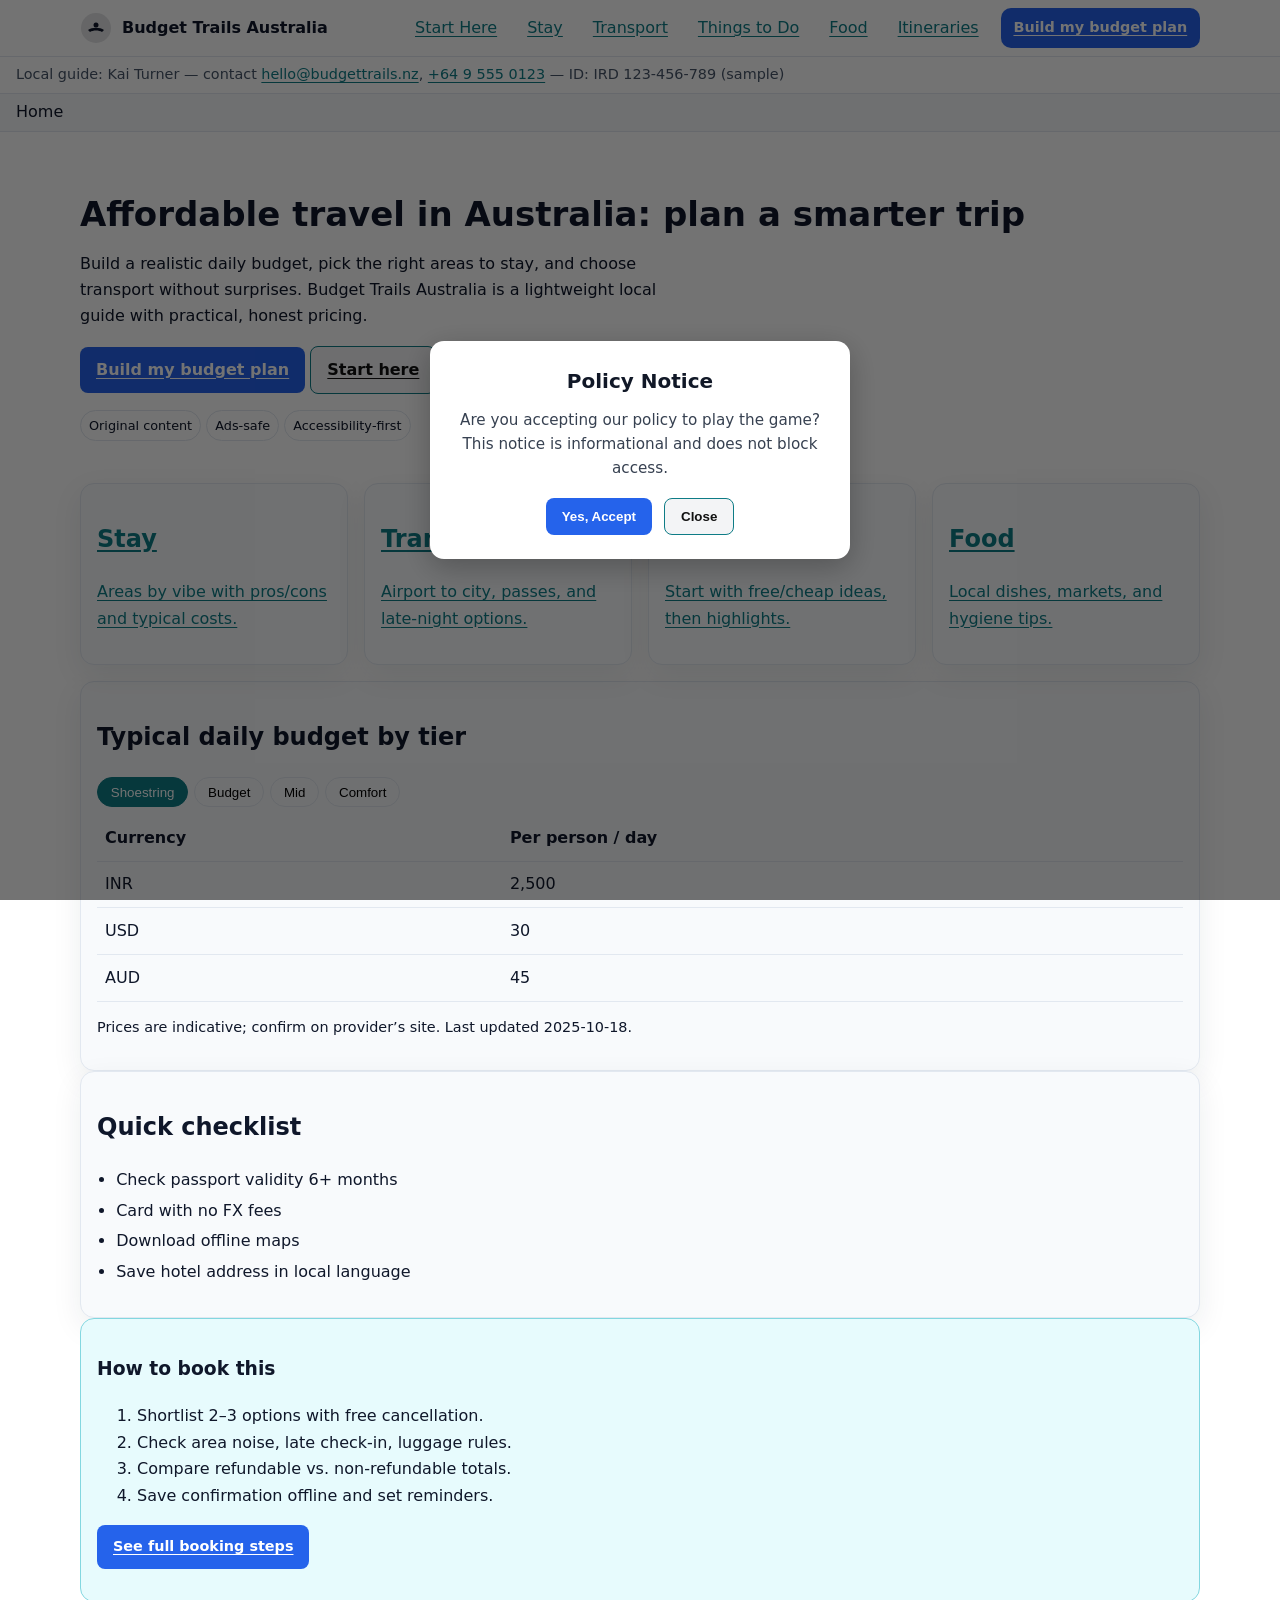
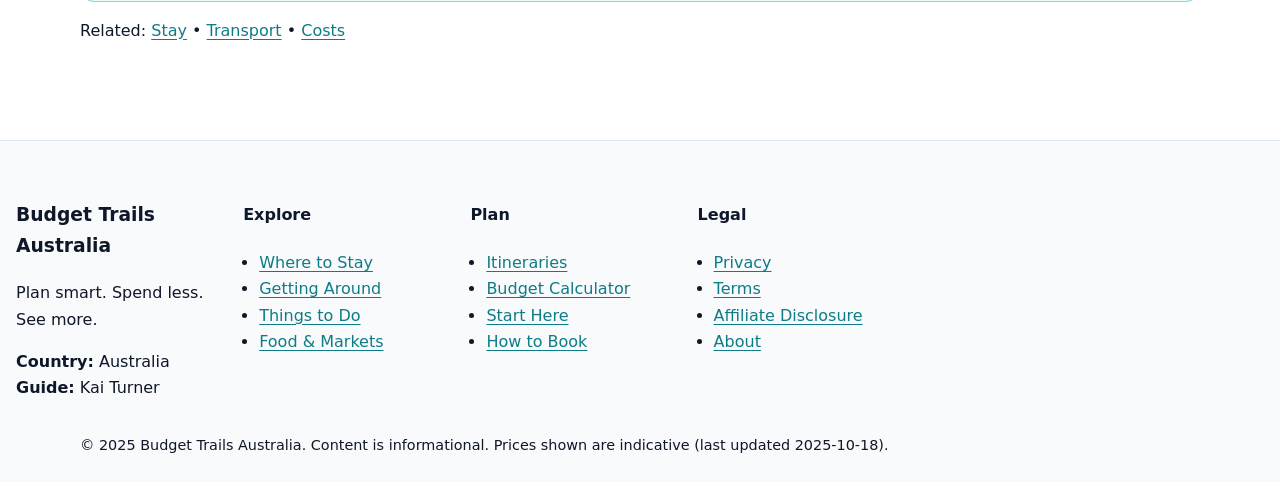
<file: index.html>
<!DOCTYPE html>
<html lang="en">
<head>
<meta charset="utf-8">
<meta name="viewport" content="width=device-width, initial-scale=1">
<title>Budget Trails Australia — local budget guide for Australia</title>
<meta name="description" content="Budget Trails Australia: practical, original tips to plan an affordable trip in Australia.">
<link rel="preload" href="assets/styles.css" as="style">
<link rel="stylesheet" href="assets/styles.css">
<link rel="stylesheet" href="assets/popup.css">
<script src="assets/popup.js" defer></script>
<script>
  document.addEventListener('DOMContentLoaded', () => {
    PopupIndex(); // only for index.html
  });
</script>
<script defer src="assets/site.js"></script>
<meta name="theme-color" content="#0e7c86">
</head>
<body>
<a class="skip-link" href="#main">Skip to content</a>
<header class="site-header" role="banner">
  <div class="container row between center">
    <a class="brand" href="index.html">
      <svg class="logo" viewBox="0 0 64 64" aria-hidden="true">
        <circle cx="32" cy="32" r="30" fill="currentColor" opacity=".12"/>
        <path d="M16 36c8-6 24-6 32 0l-4 4c-6-4-18-4-24 0l-4-4z" fill="currentColor"/>
        <circle cx="32" cy="26" r="5" fill="currentColor"/>
      </svg>
      <span class="brand-text">Budget Trails Australia</span>
    </a>
    <nav class="site-nav" aria-label="Primary">
      <button class="nav-toggle" aria-expanded="false" aria-controls="nav-list">Menu</button>
      <ul id="nav-list">
        <li><a href="start-here.html">Start Here</a></li>
        <li><a href="stay.html">Stay</a></li>
        <li><a href="transport.html">Transport</a></li>
        <li><a href="things-to-do.html">Things to Do</a></li>
        <li><a href="food.html">Food</a></li>
        <li><a href="itineraries.html">Itineraries</a></li>
        <li><a href="costs.html" class="btn small">Build my budget plan</a></li>
      </ul>
    </nav>
  </div>
  <div class="contact-meta" role="note">
    Local guide: Kai Turner — contact <a href="mailto:hello@budgettrails.nz">hello@budgettrails.nz</a>, <a href="tel:+64 9 555 0123">+64 9 555 0123</a> — ID: IRD 123-456-789 (sample)
  </div>
</header>
<nav class="breadcrumb" aria-label="Breadcrumb"><ol><li aria-current="page">Home</li></ol></nav>
<main id="main" class="container">

<section class="hero reveal">
  <h1>Affordable travel in Australia: plan a smarter trip</h1>
  <p>Build a realistic daily budget, pick the right areas to stay, and choose transport without surprises. Budget Trails Australia is a lightweight local guide with practical, honest pricing.</p>
  <p><a class="btn" href="costs.html">Build my budget plan</a> <a class="btn ghost" href="start-here.html">Start here</a></p>
  <div class="trust">
    <span class="badge">Original content</span>
    <span class="badge">Ads‑safe</span>
    <span class="badge">Accessibility‑first</span>
  </div>
</section>
<section class="grid two reveal">
  <a class="card" href="stay.html"><h2>Stay</h2><p>Areas by vibe with pros/cons and typical costs.</p></a>
  <a class="card" href="transport.html"><h2>Transport</h2><p>Airport to city, passes, and late‑night options.</p></a>
  <a class="card" href="things-to-do.html"><h2>Things to Do</h2><p>Start with free/cheap ideas, then highlights.</p></a>
  <a class="card" href="food.html"><h2>Food</h2><p>Local dishes, markets, and hygiene tips.</p></a>
</section>

<section class="card">
  <h2>Typical daily budget by tier</h2>
  <div class="tabs" role="tablist" aria-label="Budget tiers">
    <button role="tab" aria-selected="true" aria-controls="tab-ss" id="tabbtn-ss">Shoestring</button>
    <button role="tab" aria-selected="false" aria-controls="tab-bu" id="tabbtn-bu">Budget</button>
    <button role="tab" aria-selected="false" aria-controls="tab-mi" id="tabbtn-mi">Mid</button>
    <button role="tab" aria-selected="false" aria-controls="tab-co" id="tabbtn-co">Comfort</button>
  </div>
  <div id="tab-ss" role="tabpanel" aria-labelledby="tabbtn-ss">
    <table class="striped">
      <thead><tr><th>Currency</th><th>Per person / day</th></tr></thead>
      <tbody>
        <tr><td>INR</td><td data-bind="tier.Shoestring.inr">2,500</td></tr>
        <tr><td>USD</td><td data-bind="tier.Shoestring.usd">30</td></tr>
        <tr><td>AUD</td><td data-bind="tier.Shoestring.local">45</td></tr>
      </tbody>
    </table>
  </div>
  <div id="tab-bu" role="tabpanel" aria-labelledby="tabbtn-bu" hidden>
    <table class="striped"><thead><tr><th>Currency</th><th>Per person / day</th></tr></thead>
      <tbody>
        <tr><td>INR</td><td data-bind="tier.Budget.inr">4,500</td></tr>
        <tr><td>USD</td><td data-bind="tier.Budget.usd">55</td></tr>
        <tr><td>AUD</td><td data-bind="tier.Budget.local">80</td></tr>
      </tbody>
    </table>
  </div>
  <div id="tab-mi" role="tabpanel" aria-labelledby="tabbtn-mi" hidden>
    <table class="striped"><thead><tr><th>Currency</th><th>Per person / day</th></tr></thead>
      <tbody>
        <tr><td>INR</td><td data-bind="tier.Mid.inr">9,000</td></tr>
        <tr><td>USD</td><td data-bind="tier.Mid.usd">110</td></tr>
        <tr><td>AUD</td><td data-bind="tier.Mid.local">160</td></tr>
      </tbody>
    </table>
  </div>
  <div id="tab-co" role="tabpanel" aria-labelledby="tabbtn-co" hidden>
    <table class="striped"><thead><tr><th>Currency</th><th>Per person / day</th></tr></thead>
      <tbody>
        <tr><td>INR</td><td data-bind="tier.Comfort.inr">17,000</td></tr>
        <tr><td>USD</td><td data-bind="tier.Comfort.usd">210</td></tr>
        <tr><td>AUD</td><td data-bind="tier.Comfort.local">300</td></tr>
      </tbody>
    </table>
  </div>
  <p class="small">Prices are indicative; confirm on provider’s site. Last updated <span data-bind="last_updated">2025-10-18</span>.</p>
</section>


<section class="card">
  <h2>Quick checklist</h2>
  <ul class="checklist"><li>Check passport validity 6+ months</li><li>Card with no FX fees</li><li>Download offline maps</li><li>Save hotel address in local language</li></ul>
</section>


<section class="notice info">
  <h3>How to book this</h3>
  <ol class="compact">
    <li>Shortlist 2–3 options with free cancellation.</li>
    <li>Check area noise, late check-in, luggage rules.</li>
    <li>Compare refundable vs. non-refundable totals.</li>
    <li>Save confirmation offline and set reminders.</li>
  </ol>
  <p><a class="btn small" href="how-to-book.html">See full booking steps</a></p>
</section>


<p class="related">Related: <a href="stay.html">Stay</a> • <a href="transport.html">Transport</a> • <a href="costs.html">Costs</a></p>


</main>
<footer class="site-footer" role="contentinfo">
  <div class="container grid four">
    <section>
      <h3>Budget Trails Australia</h3>
      <p class="tagline">Plan smart. Spend less. See more.</p>
      <p><strong>Country:</strong> Australia<br>
      <strong>Guide:</strong> Kai Turner</p>
    </section>
    <section>
      <h4>Explore</h4>
      <ul class="list">
        <li><a href="stay.html">Where to Stay</a></li>
        <li><a href="transport.html">Getting Around</a></li>
        <li><a href="things-to-do.html">Things to Do</a></li>
        <li><a href="food.html">Food & Markets</a></li>
      </ul>
    </section>
    <section>
      <h4>Plan</h4>
      <ul class="list">
        <li><a href="itineraries.html">Itineraries</a></li>
        <li><a href="costs.html">Budget Calculator</a></li>
        <li><a href="start-here.html">Start Here</a></li>
        <li><a href="how-to-book.html">How to Book</a></li>
      </ul>
    </section>
    <section>
      <h4>Legal</h4>
      <ul class="list">
        <li><a href="privacy.html">Privacy</a></li>
        <li><a href="terms.html">Terms</a></li>
        <li><a href="affiliate-disclosure.html">Affiliate Disclosure</a></li>
        <li><a href="about.html">About</a></li>
      </ul>
    </section>
  </div>
  <div class="container small">© 2025 Budget Trails Australia. Content is informational. Prices shown are indicative (last updated 2025-10-18).</div>
</footer>
</body>
</html>
</file>
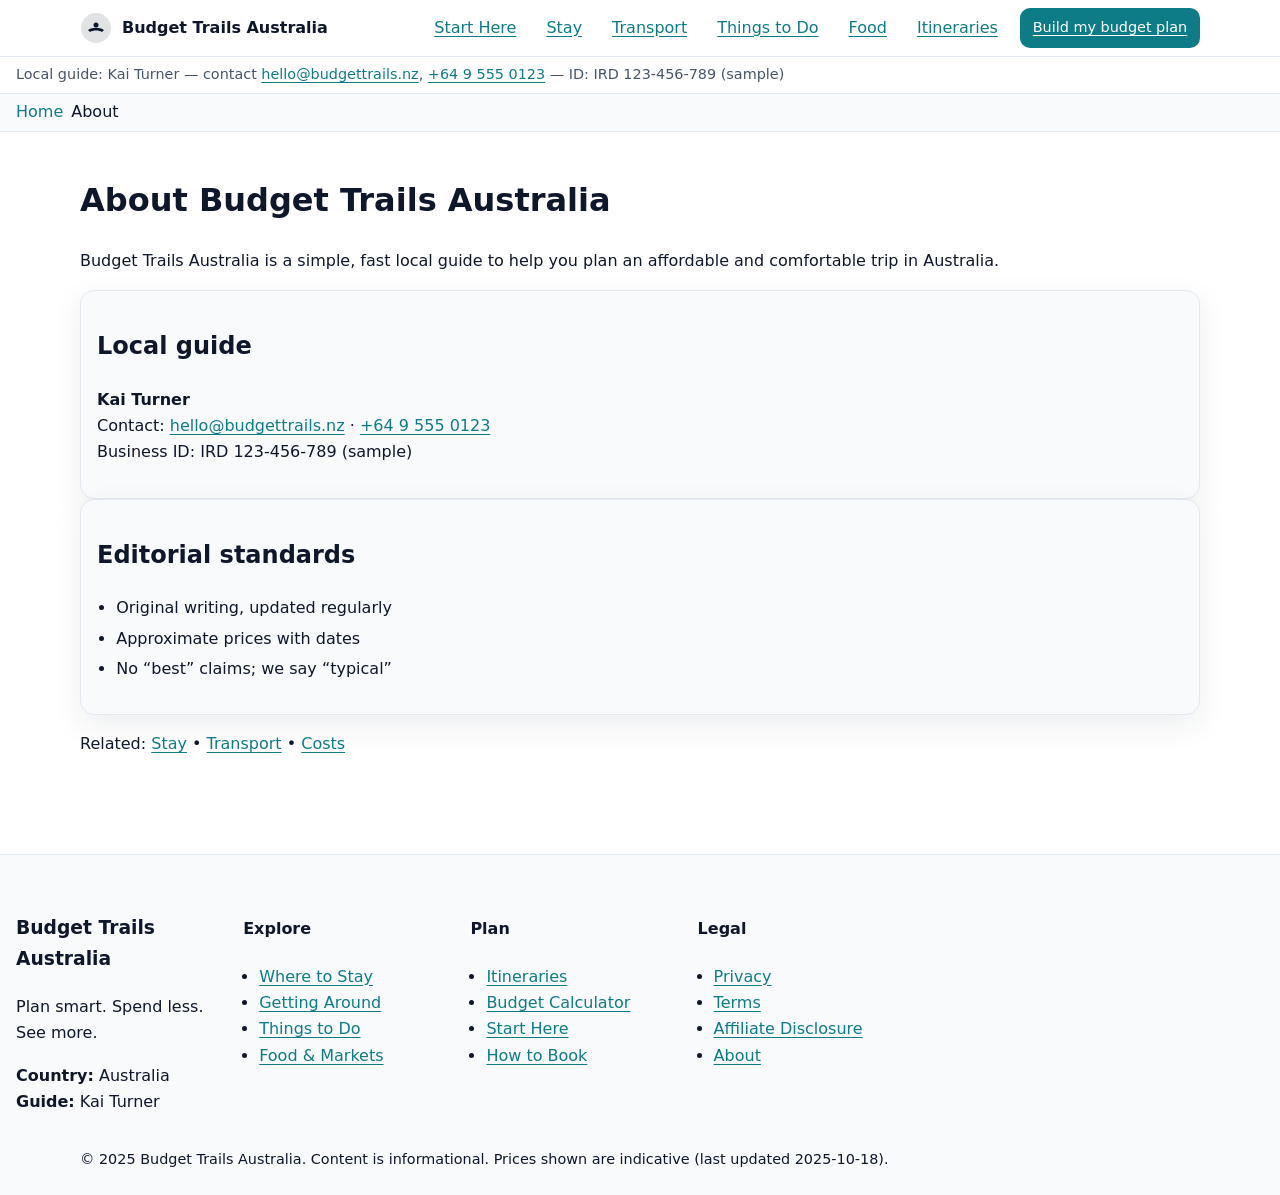
<file: about.html>
<!DOCTYPE html>
<html lang="en">
<head>
<meta charset="utf-8">
<meta name="viewport" content="width=device-width, initial-scale=1">
<title>About — Budget Trails Australia</title>
<meta name="description" content="Who we are, how to contact us, and our editorial approach.">
<link rel="preload" href="assets/styles.css" as="style">
<link rel="stylesheet" href="assets/styles.css">
<script defer src="assets/site.js"></script>
<meta name="theme-color" content="#0e7c86">
</head>
<body>
<a class="skip-link" href="#main">Skip to content</a>
<header class="site-header" role="banner">
  <div class="container row between center">
    <a class="brand" href="index.html">
      <svg class="logo" viewBox="0 0 64 64" aria-hidden="true">
        <circle cx="32" cy="32" r="30" fill="currentColor" opacity=".12"/>
        <path d="M16 36c8-6 24-6 32 0l-4 4c-6-4-18-4-24 0l-4-4z" fill="currentColor"/>
        <circle cx="32" cy="26" r="5" fill="currentColor"/>
      </svg>
      <span class="brand-text">Budget Trails Australia</span>
    </a>
    <nav class="site-nav" aria-label="Primary">
      <button class="nav-toggle" aria-expanded="false" aria-controls="nav-list">Menu</button>
      <ul id="nav-list">
        <li><a href="start-here.html">Start Here</a></li>
        <li><a href="stay.html">Stay</a></li>
        <li><a href="transport.html">Transport</a></li>
        <li><a href="things-to-do.html">Things to Do</a></li>
        <li><a href="food.html">Food</a></li>
        <li><a href="itineraries.html">Itineraries</a></li>
        <li><a href="costs.html" class="btn small">Build my budget plan</a></li>
      </ul>
    </nav>
  </div>
  <div class="contact-meta" role="note">
    Local guide: Kai Turner — contact <a href="mailto:hello@budgettrails.nz">hello@budgettrails.nz</a>, <a href="tel:+64 9 555 0123">+64 9 555 0123</a> — ID: IRD 123-456-789 (sample)
  </div>
</header>
<nav class="breadcrumb" aria-label="Breadcrumb"><ol><li><a href="index.html">Home</a></li><li aria-current="page">About</li></ol></nav>
<main id="main" class="container">

<h1>About Budget Trails Australia</h1>
<p>Budget Trails Australia is a simple, fast local guide to help you plan an affordable and comfortable trip in Australia.</p>
<section class="card">
  <h2>Local guide</h2>
  <p><strong>Kai Turner</strong><br>
  Contact: <a href="mailto:hello@budgettrails.nz">hello@budgettrails.nz</a> · <a href="tel:+64 9 555 0123">+64 9 555 0123</a><br>
  Business ID: IRD 123-456-789 (sample)</p>
</section>
<section class="card">
  <h2>Editorial standards</h2>
  <ul class="checklist">
    <li>Original writing, updated regularly</li>
    <li>Approximate prices with dates</li>
    <li>No “best” claims; we say “typical”</li>
  </ul>
</section>

<p class="related">Related: <a href="stay.html">Stay</a> • <a href="transport.html">Transport</a> • <a href="costs.html">Costs</a></p>


</main>
<footer class="site-footer" role="contentinfo">
  <div class="container grid four">
    <section>
      <h3>Budget Trails Australia</h3>
      <p class="tagline">Plan smart. Spend less. See more.</p>
      <p><strong>Country:</strong> Australia<br>
      <strong>Guide:</strong> Kai Turner</p>
    </section>
    <section>
      <h4>Explore</h4>
      <ul class="list">
        <li><a href="stay.html">Where to Stay</a></li>
        <li><a href="transport.html">Getting Around</a></li>
        <li><a href="things-to-do.html">Things to Do</a></li>
        <li><a href="food.html">Food & Markets</a></li>
      </ul>
    </section>
    <section>
      <h4>Plan</h4>
      <ul class="list">
        <li><a href="itineraries.html">Itineraries</a></li>
        <li><a href="costs.html">Budget Calculator</a></li>
        <li><a href="start-here.html">Start Here</a></li>
        <li><a href="how-to-book.html">How to Book</a></li>
      </ul>
    </section>
    <section>
      <h4>Legal</h4>
      <ul class="list">
        <li><a href="privacy.html">Privacy</a></li>
        <li><a href="terms.html">Terms</a></li>
        <li><a href="affiliate-disclosure.html">Affiliate Disclosure</a></li>
        <li><a href="about.html">About</a></li>
      </ul>
    </section>
  </div>
  <div class="container small">© 2025 Budget Trails Australia. Content is informational. Prices shown are indicative (last updated 2025-10-18).</div>
</footer>
</body>
</html>
</file>
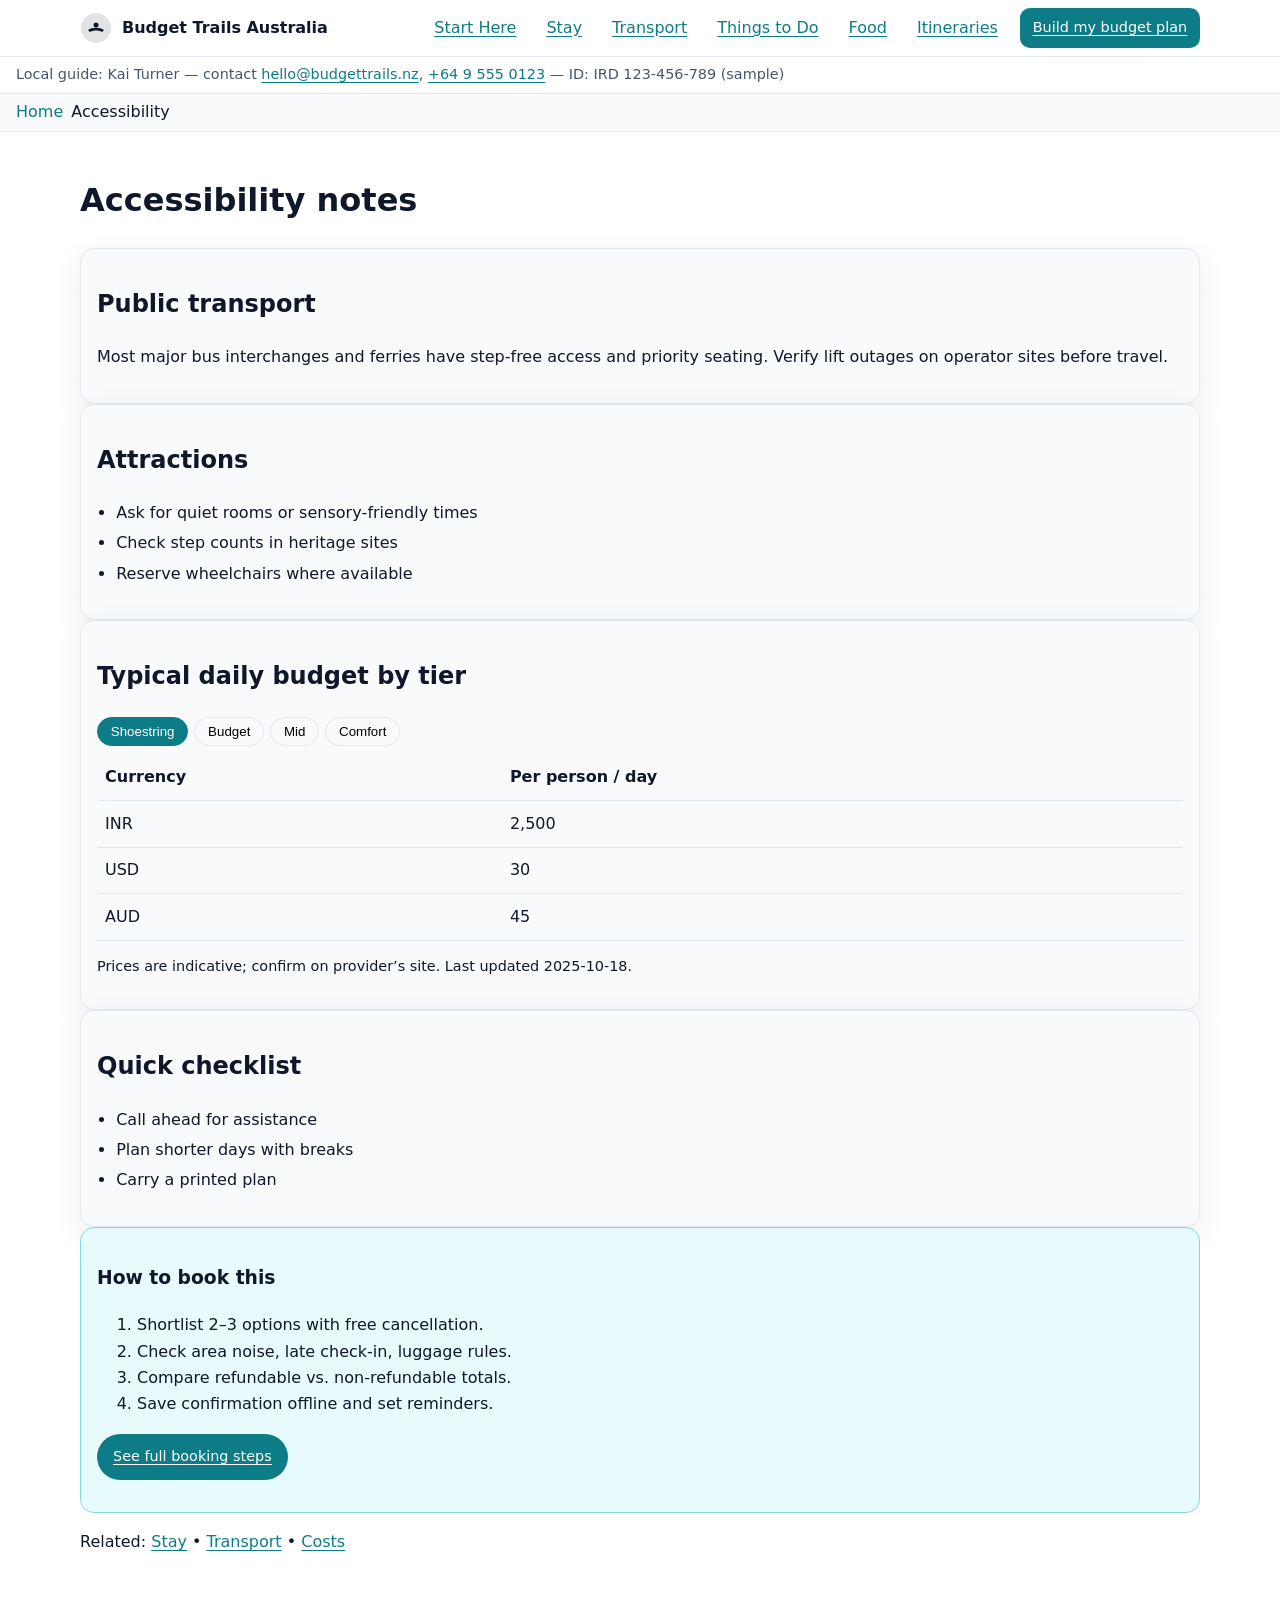
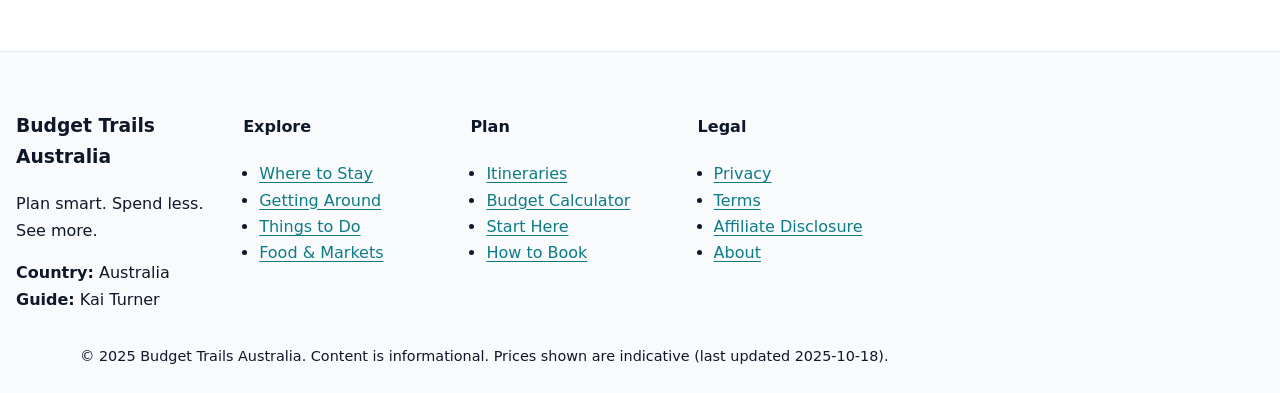
<file: accessibility.html>
<!DOCTYPE html>
<html lang="en">
<head>
<meta charset="utf-8">
<meta name="viewport" content="width=device-width, initial-scale=1">
<title>Accessibility — Budget Trails Australia</title>
<meta name="description" content="Transit access, step counts, and sensory notes for calmer travel.">
<link rel="preload" href="assets/styles.css" as="style">
<link rel="stylesheet" href="assets/styles.css">
<script defer src="assets/site.js"></script>
<meta name="theme-color" content="#0e7c86">
</head>
<body>
<a class="skip-link" href="#main">Skip to content</a>
<header class="site-header" role="banner">
  <div class="container row between center">
    <a class="brand" href="index.html">
      <svg class="logo" viewBox="0 0 64 64" aria-hidden="true">
        <circle cx="32" cy="32" r="30" fill="currentColor" opacity=".12"/>
        <path d="M16 36c8-6 24-6 32 0l-4 4c-6-4-18-4-24 0l-4-4z" fill="currentColor"/>
        <circle cx="32" cy="26" r="5" fill="currentColor"/>
      </svg>
      <span class="brand-text">Budget Trails Australia</span>
    </a>
    <nav class="site-nav" aria-label="Primary">
      <button class="nav-toggle" aria-expanded="false" aria-controls="nav-list">Menu</button>
      <ul id="nav-list">
        <li><a href="start-here.html">Start Here</a></li>
        <li><a href="stay.html">Stay</a></li>
        <li><a href="transport.html">Transport</a></li>
        <li><a href="things-to-do.html">Things to Do</a></li>
        <li><a href="food.html">Food</a></li>
        <li><a href="itineraries.html">Itineraries</a></li>
        <li><a href="costs.html" class="btn small">Build my budget plan</a></li>
      </ul>
    </nav>
  </div>
  <div class="contact-meta" role="note">
    Local guide: Kai Turner — contact <a href="mailto:hello@budgettrails.nz">hello@budgettrails.nz</a>, <a href="tel:+64 9 555 0123">+64 9 555 0123</a> — ID: IRD 123-456-789 (sample)
  </div>
</header>
<nav class="breadcrumb" aria-label="Breadcrumb"><ol><li><a href="index.html">Home</a></li><li aria-current="page">Accessibility</li></ol></nav>
<main id="main" class="container">

<h1>Accessibility notes</h1>
<section class="card">
  <h2>Public transport</h2>
  <p>Most major bus interchanges and ferries have step‑free access and priority seating. Verify lift outages on operator sites before travel.</p>
</section>
<section class="card">
  <h2>Attractions</h2>
  <ul class="checklist">
    <li>Ask for quiet rooms or sensory‑friendly times</li>
    <li>Check step counts in heritage sites</li>
    <li>Reserve wheelchairs where available</li>
  </ul>
</section>

<section class="card">
  <h2>Typical daily budget by tier</h2>
  <div class="tabs" role="tablist" aria-label="Budget tiers">
    <button role="tab" aria-selected="true" aria-controls="tab-ss" id="tabbtn-ss">Shoestring</button>
    <button role="tab" aria-selected="false" aria-controls="tab-bu" id="tabbtn-bu">Budget</button>
    <button role="tab" aria-selected="false" aria-controls="tab-mi" id="tabbtn-mi">Mid</button>
    <button role="tab" aria-selected="false" aria-controls="tab-co" id="tabbtn-co">Comfort</button>
  </div>
  <div id="tab-ss" role="tabpanel" aria-labelledby="tabbtn-ss">
    <table class="striped">
      <thead><tr><th>Currency</th><th>Per person / day</th></tr></thead>
      <tbody>
        <tr><td>INR</td><td data-bind="tier.Shoestring.inr">2,500</td></tr>
        <tr><td>USD</td><td data-bind="tier.Shoestring.usd">30</td></tr>
        <tr><td>AUD</td><td data-bind="tier.Shoestring.local">45</td></tr>
      </tbody>
    </table>
  </div>
  <div id="tab-bu" role="tabpanel" aria-labelledby="tabbtn-bu" hidden>
    <table class="striped"><thead><tr><th>Currency</th><th>Per person / day</th></tr></thead>
      <tbody>
        <tr><td>INR</td><td data-bind="tier.Budget.inr">4,500</td></tr>
        <tr><td>USD</td><td data-bind="tier.Budget.usd">55</td></tr>
        <tr><td>AUD</td><td data-bind="tier.Budget.local">80</td></tr>
      </tbody>
    </table>
  </div>
  <div id="tab-mi" role="tabpanel" aria-labelledby="tabbtn-mi" hidden>
    <table class="striped"><thead><tr><th>Currency</th><th>Per person / day</th></tr></thead>
      <tbody>
        <tr><td>INR</td><td data-bind="tier.Mid.inr">9,000</td></tr>
        <tr><td>USD</td><td data-bind="tier.Mid.usd">110</td></tr>
        <tr><td>AUD</td><td data-bind="tier.Mid.local">160</td></tr>
      </tbody>
    </table>
  </div>
  <div id="tab-co" role="tabpanel" aria-labelledby="tabbtn-co" hidden>
    <table class="striped"><thead><tr><th>Currency</th><th>Per person / day</th></tr></thead>
      <tbody>
        <tr><td>INR</td><td data-bind="tier.Comfort.inr">17,000</td></tr>
        <tr><td>USD</td><td data-bind="tier.Comfort.usd">210</td></tr>
        <tr><td>AUD</td><td data-bind="tier.Comfort.local">300</td></tr>
      </tbody>
    </table>
  </div>
  <p class="small">Prices are indicative; confirm on provider’s site. Last updated <span data-bind="last_updated">2025-10-18</span>.</p>
</section>


<section class="card">
  <h2>Quick checklist</h2>
  <ul class="checklist"><li>Call ahead for assistance</li><li>Plan shorter days with breaks</li><li>Carry a printed plan</li></ul>
</section>


<section class="notice info">
  <h3>How to book this</h3>
  <ol class="compact">
    <li>Shortlist 2–3 options with free cancellation.</li>
    <li>Check area noise, late check-in, luggage rules.</li>
    <li>Compare refundable vs. non-refundable totals.</li>
    <li>Save confirmation offline and set reminders.</li>
  </ol>
  <p><a class="btn small" href="how-to-book.html">See full booking steps</a></p>
</section>


<p class="related">Related: <a href="stay.html">Stay</a> • <a href="transport.html">Transport</a> • <a href="costs.html">Costs</a></p>


</main>
<footer class="site-footer" role="contentinfo">
  <div class="container grid four">
    <section>
      <h3>Budget Trails Australia</h3>
      <p class="tagline">Plan smart. Spend less. See more.</p>
      <p><strong>Country:</strong> Australia<br>
      <strong>Guide:</strong> Kai Turner</p>
    </section>
    <section>
      <h4>Explore</h4>
      <ul class="list">
        <li><a href="stay.html">Where to Stay</a></li>
        <li><a href="transport.html">Getting Around</a></li>
        <li><a href="things-to-do.html">Things to Do</a></li>
        <li><a href="food.html">Food & Markets</a></li>
      </ul>
    </section>
    <section>
      <h4>Plan</h4>
      <ul class="list">
        <li><a href="itineraries.html">Itineraries</a></li>
        <li><a href="costs.html">Budget Calculator</a></li>
        <li><a href="start-here.html">Start Here</a></li>
        <li><a href="how-to-book.html">How to Book</a></li>
      </ul>
    </section>
    <section>
      <h4>Legal</h4>
      <ul class="list">
        <li><a href="privacy.html">Privacy</a></li>
        <li><a href="terms.html">Terms</a></li>
        <li><a href="affiliate-disclosure.html">Affiliate Disclosure</a></li>
        <li><a href="about.html">About</a></li>
      </ul>
    </section>
  </div>
  <div class="container small">© 2025 Budget Trails Australia. Content is informational. Prices shown are indicative (last updated 2025-10-18).</div>
</footer>
</body>
</html>
</file>
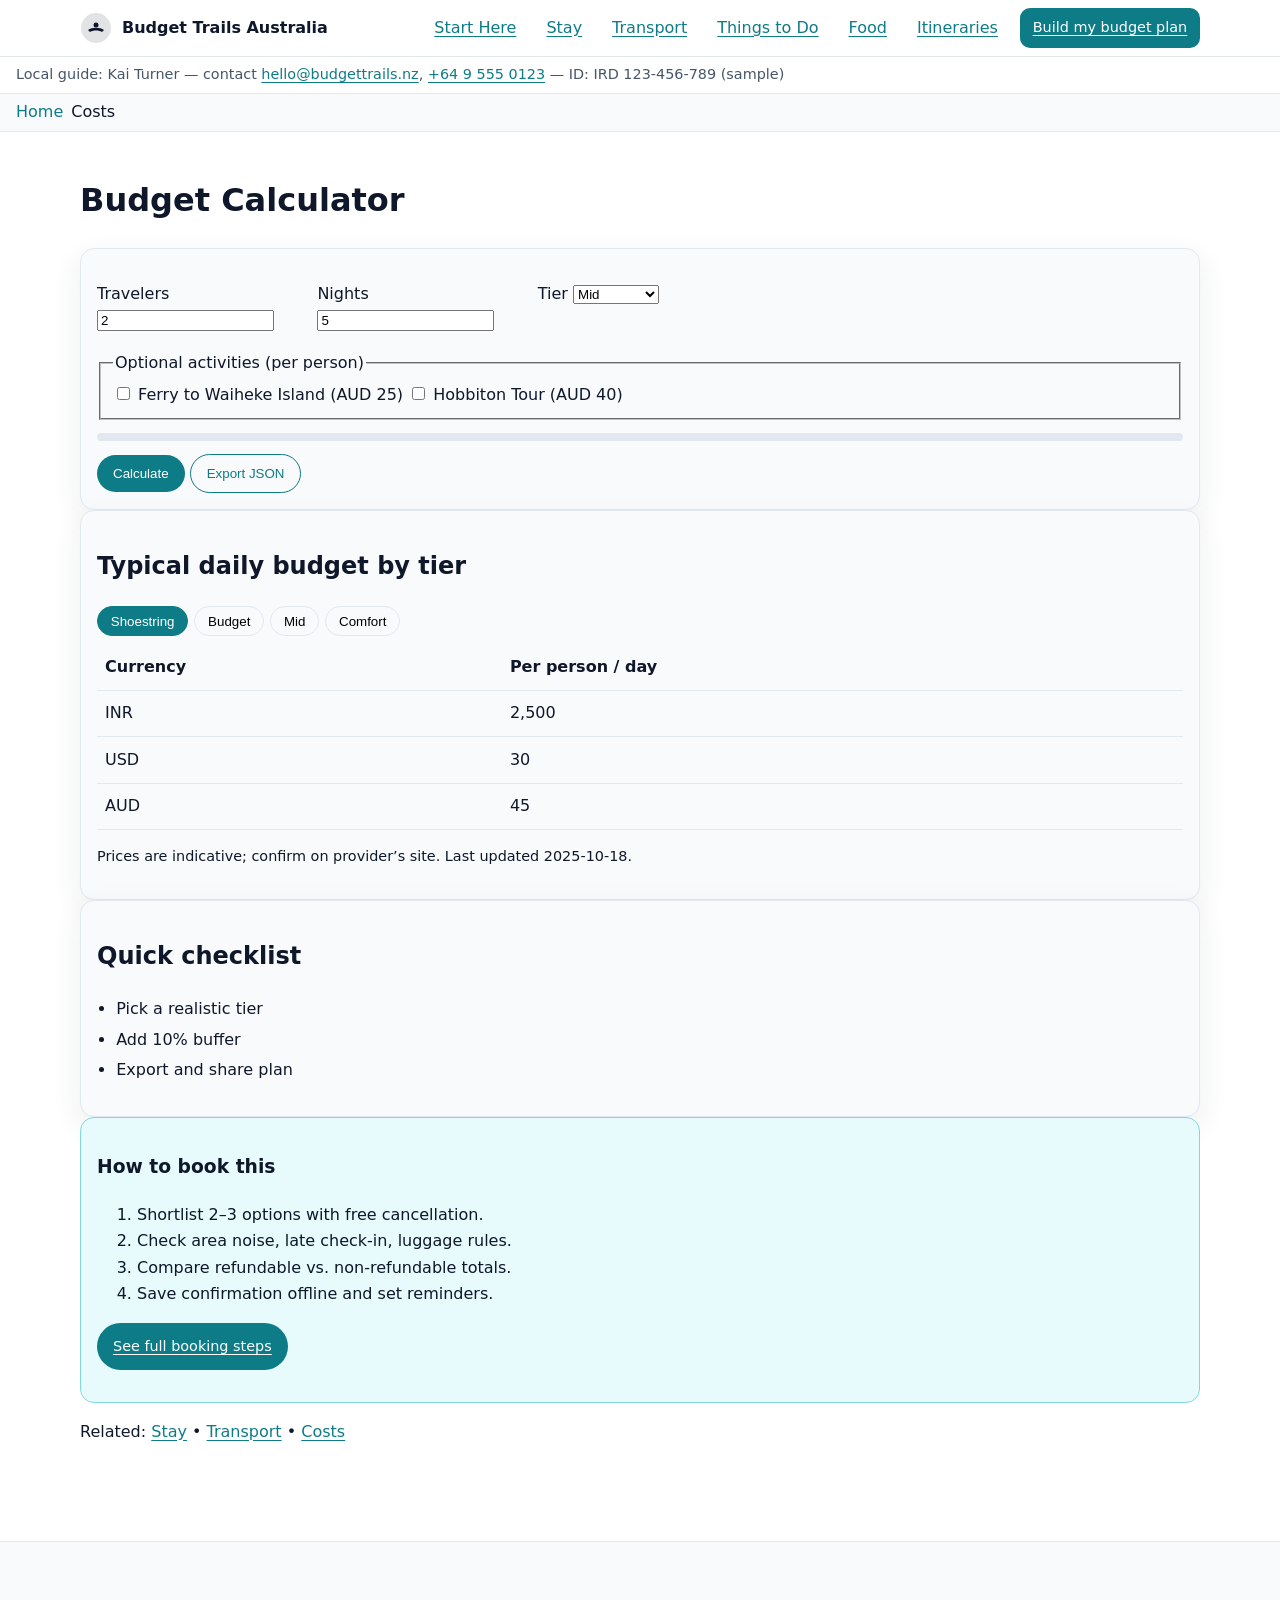
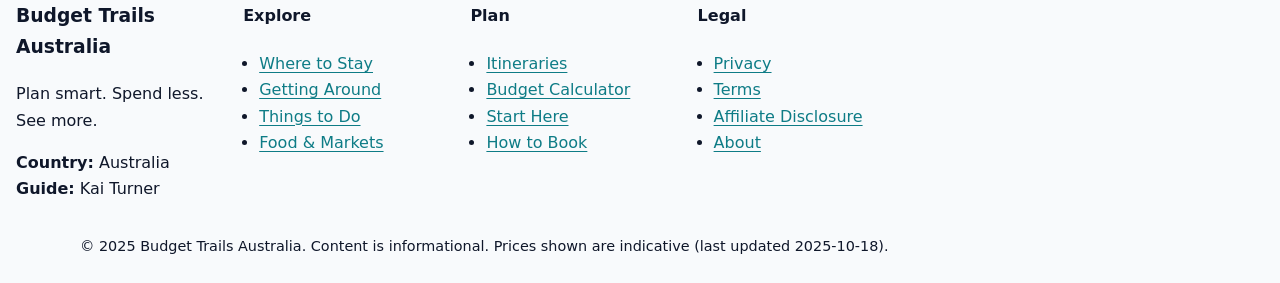
<file: costs.html>
<!DOCTYPE html>
<html lang="en">
<head>
<meta charset="utf-8">
<meta name="viewport" content="width=device-width, initial-scale=1">
<title>Costs — Budget Trails Australia</title>
<meta name="description" content="Interactive calculator for a realistic budget in multiple currencies.">
<link rel="preload" href="assets/styles.css" as="style">
<link rel="stylesheet" href="assets/styles.css">
<script defer src="assets/site.js"></script>
<meta name="theme-color" content="#0e7c86">
</head>
<body>
<a class="skip-link" href="#main">Skip to content</a>
<header class="site-header" role="banner">
  <div class="container row between center">
    <a class="brand" href="index.html">
      <svg class="logo" viewBox="0 0 64 64" aria-hidden="true">
        <circle cx="32" cy="32" r="30" fill="currentColor" opacity=".12"/>
        <path d="M16 36c8-6 24-6 32 0l-4 4c-6-4-18-4-24 0l-4-4z" fill="currentColor"/>
        <circle cx="32" cy="26" r="5" fill="currentColor"/>
      </svg>
      <span class="brand-text">Budget Trails Australia</span>
    </a>
    <nav class="site-nav" aria-label="Primary">
      <button class="nav-toggle" aria-expanded="false" aria-controls="nav-list">Menu</button>
      <ul id="nav-list">
        <li><a href="start-here.html">Start Here</a></li>
        <li><a href="stay.html">Stay</a></li>
        <li><a href="transport.html">Transport</a></li>
        <li><a href="things-to-do.html">Things to Do</a></li>
        <li><a href="food.html">Food</a></li>
        <li><a href="itineraries.html">Itineraries</a></li>
        <li><a href="costs.html" class="btn small">Build my budget plan</a></li>
      </ul>
    </nav>
  </div>
  <div class="contact-meta" role="note">
    Local guide: Kai Turner — contact <a href="mailto:hello@budgettrails.nz">hello@budgettrails.nz</a>, <a href="tel:+64 9 555 0123">+64 9 555 0123</a> — ID: IRD 123-456-789 (sample)
  </div>
</header>
<nav class="breadcrumb" aria-label="Breadcrumb"><ol><li><a href="index.html">Home</a></li><li aria-current="page">Costs</li></ol></nav>
<main id="main" class="container">

<h1>Budget Calculator</h1>
<form id="calc" class="card" novalidate>
  <div class="grid three">
    <label>Travelers <input type="number" id="trav" min="1" value="2" required></label>
    <label>Nights <input type="number" id="nights" min="1" value="5" required></label>
    <label>Tier
      <select id="tier">
        <option>Shoestring</option>
        <option>Budget</option>
        <option selected>Mid</option>
        <option>Comfort</option>
      </select>
    </label>
  </div>
  <fieldset>
    <legend>Optional activities (per person)</legend>
    <label><input type="checkbox" class="act" data-local="25"> Ferry to Waiheke Island (AUD 25)</label>
    <label><input type="checkbox" class="act" data-local="40"> Hobbiton Tour (AUD 40)</label>
  </fieldset>
  <div class="progress"><div id="prog"></div></div>
  <button class="btn" type="submit">Calculate</button>
  <button class="btn ghost" type="button" id="exportJson">Export JSON</button>
  <output id="result" aria-live="polite"></output>
</form>

<section class="card">
  <h2>Typical daily budget by tier</h2>
  <div class="tabs" role="tablist" aria-label="Budget tiers">
    <button role="tab" aria-selected="true" aria-controls="tab-ss" id="tabbtn-ss">Shoestring</button>
    <button role="tab" aria-selected="false" aria-controls="tab-bu" id="tabbtn-bu">Budget</button>
    <button role="tab" aria-selected="false" aria-controls="tab-mi" id="tabbtn-mi">Mid</button>
    <button role="tab" aria-selected="false" aria-controls="tab-co" id="tabbtn-co">Comfort</button>
  </div>
  <div id="tab-ss" role="tabpanel" aria-labelledby="tabbtn-ss">
    <table class="striped">
      <thead><tr><th>Currency</th><th>Per person / day</th></tr></thead>
      <tbody>
        <tr><td>INR</td><td data-bind="tier.Shoestring.inr">2,500</td></tr>
        <tr><td>USD</td><td data-bind="tier.Shoestring.usd">30</td></tr>
        <tr><td>AUD</td><td data-bind="tier.Shoestring.local">45</td></tr>
      </tbody>
    </table>
  </div>
  <div id="tab-bu" role="tabpanel" aria-labelledby="tabbtn-bu" hidden>
    <table class="striped"><thead><tr><th>Currency</th><th>Per person / day</th></tr></thead>
      <tbody>
        <tr><td>INR</td><td data-bind="tier.Budget.inr">4,500</td></tr>
        <tr><td>USD</td><td data-bind="tier.Budget.usd">55</td></tr>
        <tr><td>AUD</td><td data-bind="tier.Budget.local">80</td></tr>
      </tbody>
    </table>
  </div>
  <div id="tab-mi" role="tabpanel" aria-labelledby="tabbtn-mi" hidden>
    <table class="striped"><thead><tr><th>Currency</th><th>Per person / day</th></tr></thead>
      <tbody>
        <tr><td>INR</td><td data-bind="tier.Mid.inr">9,000</td></tr>
        <tr><td>USD</td><td data-bind="tier.Mid.usd">110</td></tr>
        <tr><td>AUD</td><td data-bind="tier.Mid.local">160</td></tr>
      </tbody>
    </table>
  </div>
  <div id="tab-co" role="tabpanel" aria-labelledby="tabbtn-co" hidden>
    <table class="striped"><thead><tr><th>Currency</th><th>Per person / day</th></tr></thead>
      <tbody>
        <tr><td>INR</td><td data-bind="tier.Comfort.inr">17,000</td></tr>
        <tr><td>USD</td><td data-bind="tier.Comfort.usd">210</td></tr>
        <tr><td>AUD</td><td data-bind="tier.Comfort.local">300</td></tr>
      </tbody>
    </table>
  </div>
  <p class="small">Prices are indicative; confirm on provider’s site. Last updated <span data-bind="last_updated">2025-10-18</span>.</p>
</section>


<section class="card">
  <h2>Quick checklist</h2>
  <ul class="checklist"><li>Pick a realistic tier</li><li>Add 10% buffer</li><li>Export and share plan</li></ul>
</section>


<section class="notice info">
  <h3>How to book this</h3>
  <ol class="compact">
    <li>Shortlist 2–3 options with free cancellation.</li>
    <li>Check area noise, late check-in, luggage rules.</li>
    <li>Compare refundable vs. non-refundable totals.</li>
    <li>Save confirmation offline and set reminders.</li>
  </ol>
  <p><a class="btn small" href="how-to-book.html">See full booking steps</a></p>
</section>


<p class="related">Related: <a href="stay.html">Stay</a> • <a href="transport.html">Transport</a> • <a href="costs.html">Costs</a></p>


</main>
<footer class="site-footer" role="contentinfo">
  <div class="container grid four">
    <section>
      <h3>Budget Trails Australia</h3>
      <p class="tagline">Plan smart. Spend less. See more.</p>
      <p><strong>Country:</strong> Australia<br>
      <strong>Guide:</strong> Kai Turner</p>
    </section>
    <section>
      <h4>Explore</h4>
      <ul class="list">
        <li><a href="stay.html">Where to Stay</a></li>
        <li><a href="transport.html">Getting Around</a></li>
        <li><a href="things-to-do.html">Things to Do</a></li>
        <li><a href="food.html">Food & Markets</a></li>
      </ul>
    </section>
    <section>
      <h4>Plan</h4>
      <ul class="list">
        <li><a href="itineraries.html">Itineraries</a></li>
        <li><a href="costs.html">Budget Calculator</a></li>
        <li><a href="start-here.html">Start Here</a></li>
        <li><a href="how-to-book.html">How to Book</a></li>
      </ul>
    </section>
    <section>
      <h4>Legal</h4>
      <ul class="list">
        <li><a href="privacy.html">Privacy</a></li>
        <li><a href="terms.html">Terms</a></li>
        <li><a href="affiliate-disclosure.html">Affiliate Disclosure</a></li>
        <li><a href="about.html">About</a></li>
      </ul>
    </section>
  </div>
  <div class="container small">© 2025 Budget Trails Australia. Content is informational. Prices shown are indicative (last updated 2025-10-18).</div>
</footer>
</body>
</html>
</file>
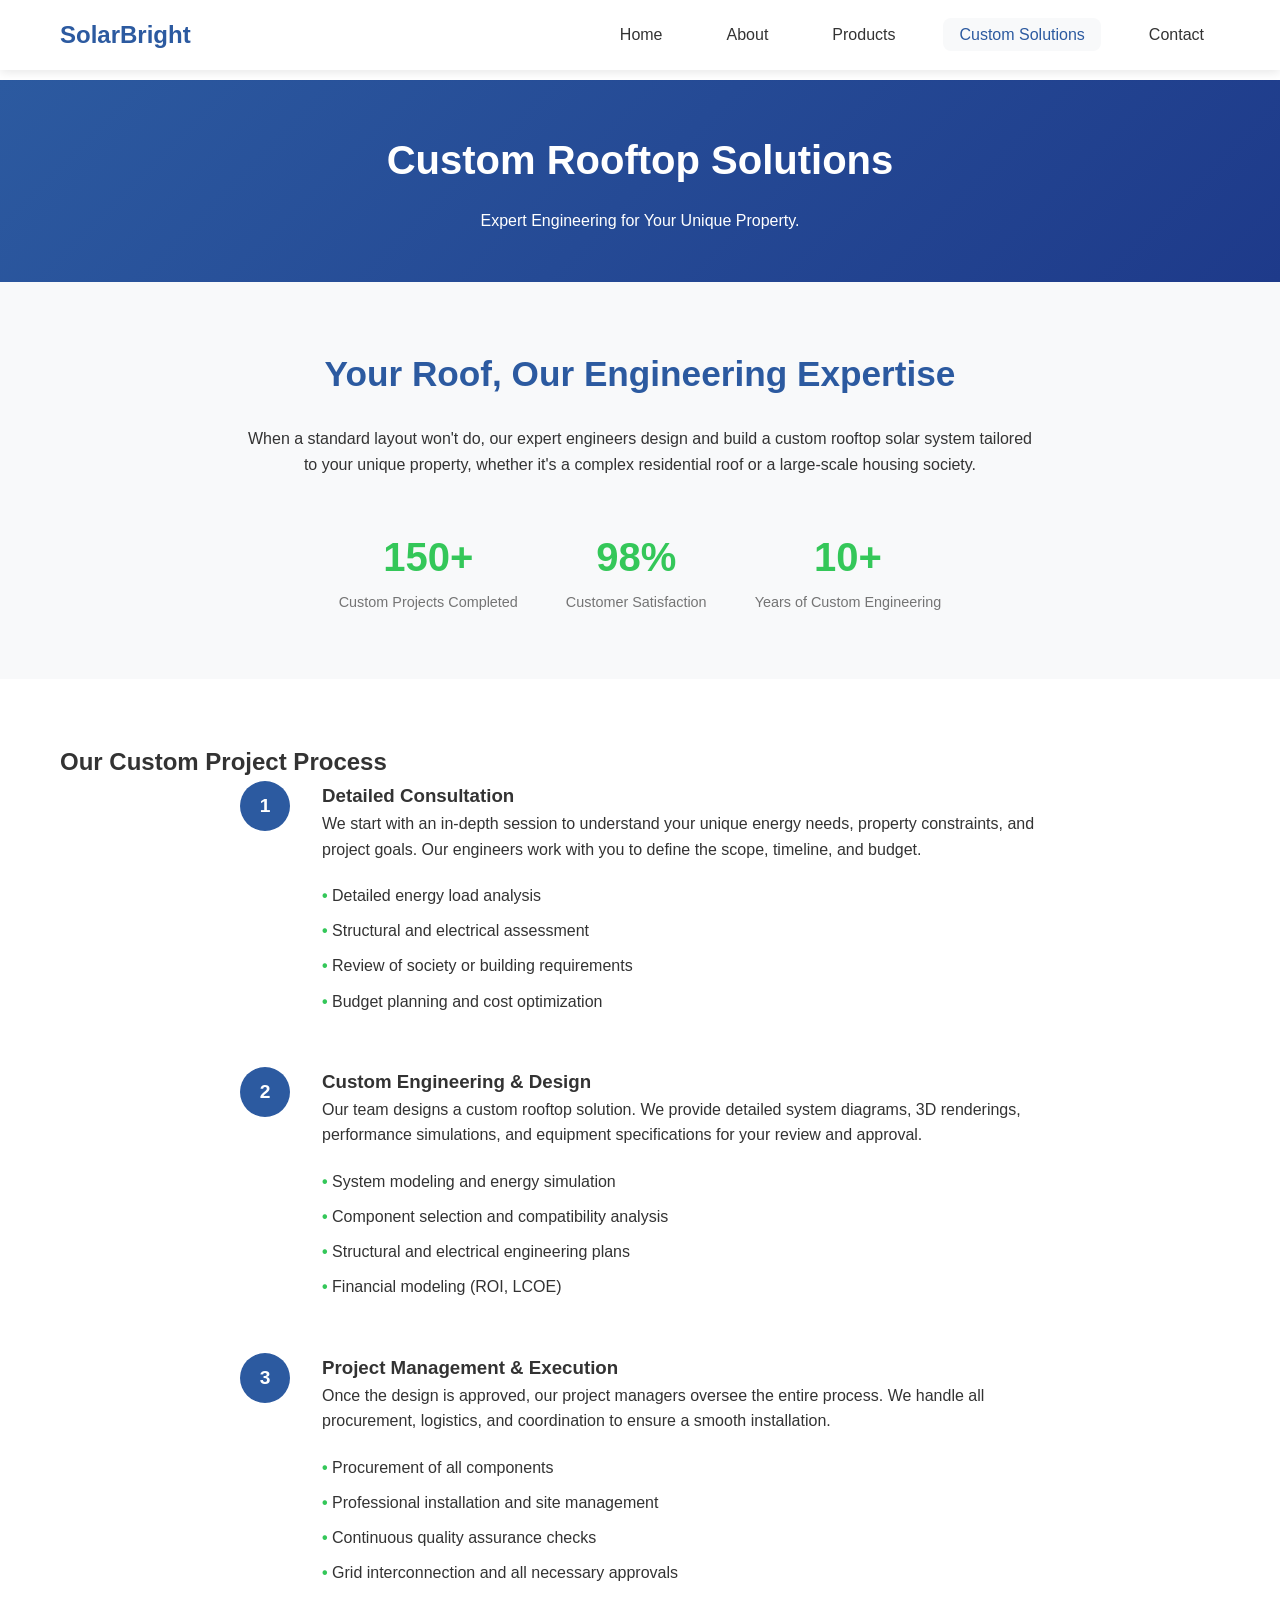
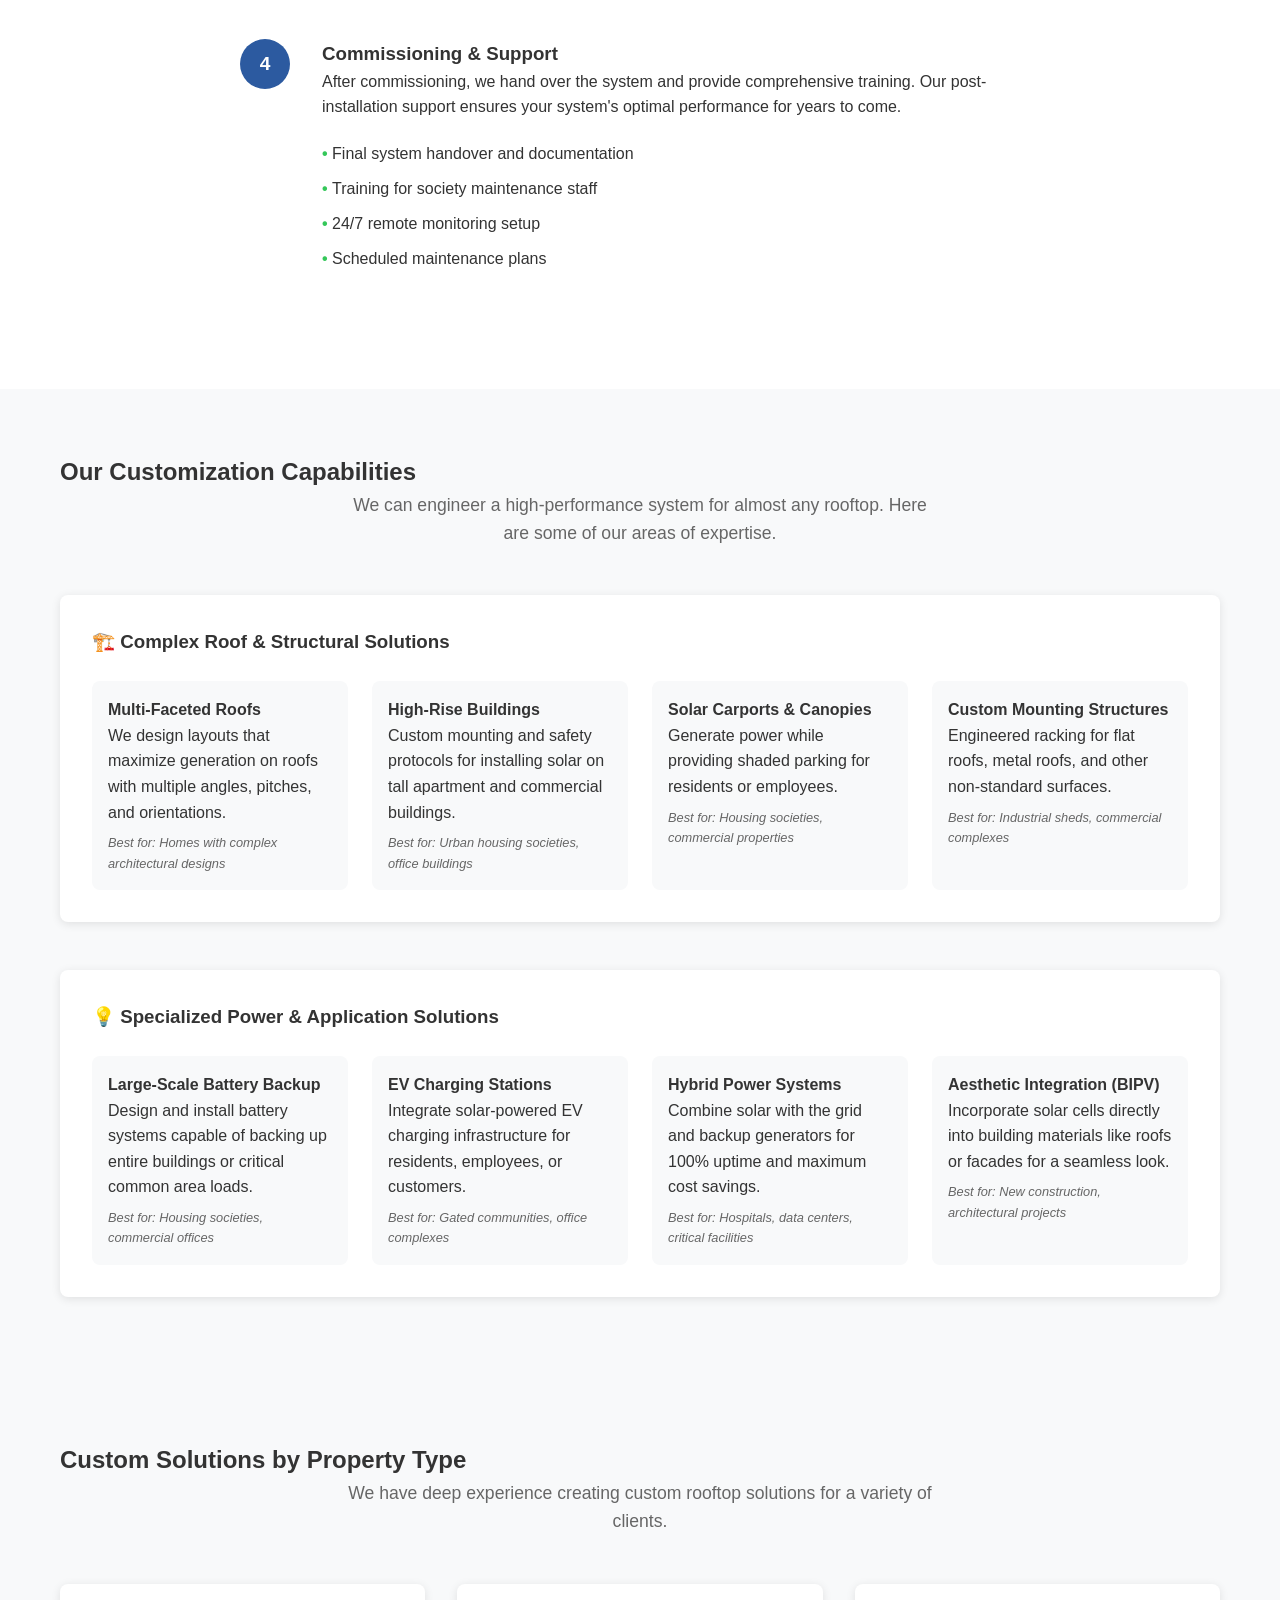
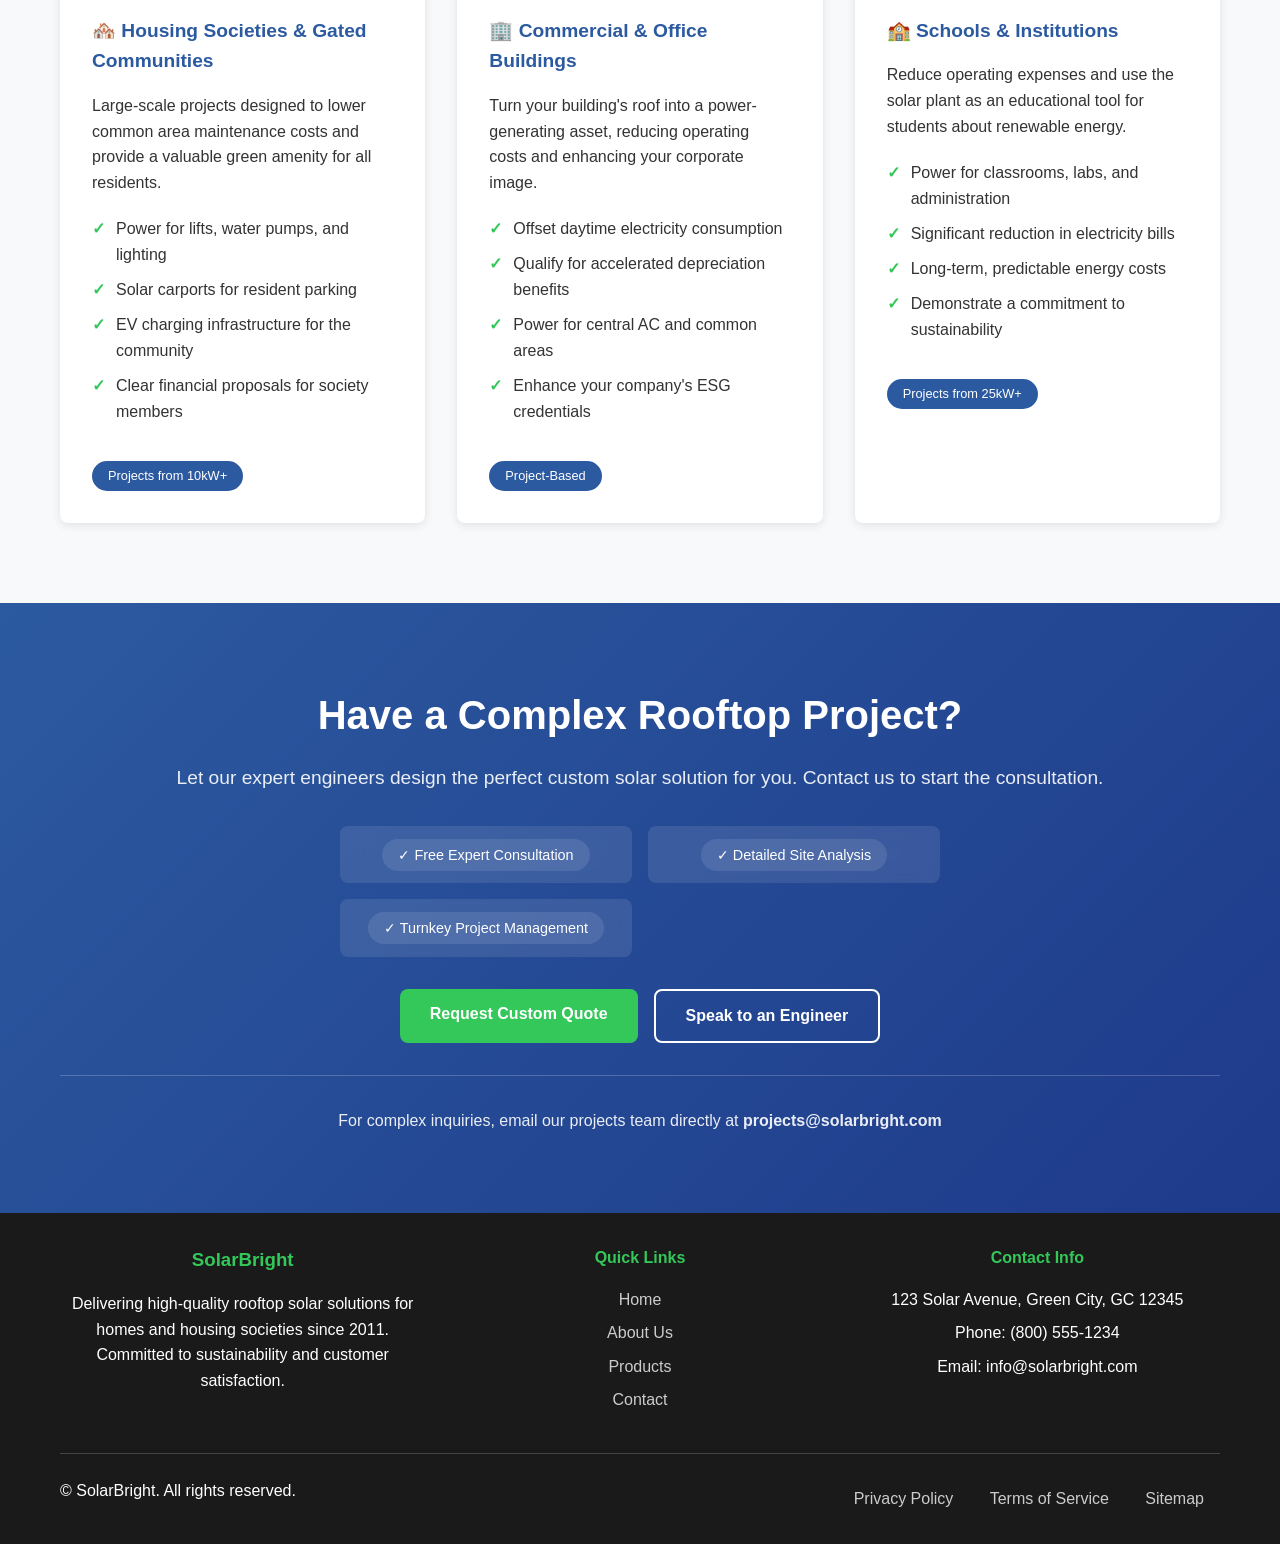
<file: Custom.html>
<!DOCTYPE html>
<html lang="en">
<head>
    <meta charset="UTF-8">
    <meta name="viewport" content="width=device-width, initial-scale=1.0">
    <meta name="description" content="SolarBright engineers custom rooftop solar solutions for complex roofs, large housing societies, and unique commercial buildings.">
    <title>Custom Rooftop Solar Solutions - SolarBright</title>
    <link rel="stylesheet" href="../assets/css/style.css">
    <link rel="icon" type="image/x-icon" href="../assets/img/favicon.ico">
</head>
<body>
    <!-- Navigation Bar -->
    <header>
        <nav class="navbar">
            <div class="container">
                <div class="nav-brand">
                    <h2>SolarBright</h2>
                </div>
                <ul class="nav-menu">
                    <li><a href="../index.html" class="nav-link">Home</a></li>
                    <li><a href="about.html" class="nav-link">About</a></li>
                    <li><a href="products.html" class="nav-link">Products</a></li>
                    <li><a href="custom.html" class="nav-link active">Custom Solutions</a></li>
                    <li><a href="contact.html" class="nav-link">Contact</a></li>
                </ul>
                <div class="hamburger">
                    <span></span>
                    <span></span>
                    <span></span>
                </div>
            </div>
        </nav>
    </header>

    <main>
        <!-- Page Header -->
        <section class="page-header">
            <div class="container">
                <h1>Custom Rooftop Solutions</h1>
                <p>Expert Engineering for Your Unique Property.</p>
            </div>
        </section>

        <!-- Custom Intro -->
        <section class="custom-intro">
            <div class="container">
                <div class="intro-content">
                    <h2>Your Roof, Our Engineering Expertise</h2>
                    <p>When a standard layout won't do, our expert engineers design and build a custom rooftop solar system tailored to your unique property, whether it's a complex residential roof or a large-scale housing society.</p>
                    
                    <div class="intro-stats">
                        <div class="intro-stat">
                            <span class="stat-number">150+</span>
                            <span class="stat-label">Custom Projects Completed</span>
                        </div>
                        <div class="intro-stat">
                            <span class="stat-number">98%</span>
                            <span class="stat-label">Customer Satisfaction</span>
                        </div>
                        <div class="intro-stat">
                            <span class="stat-number">10+</span>
                            <span class="stat-label">Years of Custom Engineering</span>
                        </div>
                    </div>
                </div>
            </div>
        </section>

        <!-- Custom Process -->
        <section class="custom-process">
            <div class="container">
                <h2>Our Custom Project Process</h2>
                <div class="process-detailed">
                    <div class="process-step-detailed">
                        <div class="step-number">1</div>
                        <div class="step-content">
                            <h3>Detailed Consultation</h3>
                            <p>We start with an in-depth session to understand your unique energy needs, property constraints, and project goals. Our engineers work with you to define the scope, timeline, and budget.</p>
                            <ul>
                                <li>Detailed energy load analysis</li>
                                <li>Structural and electrical assessment</li>
                                <li>Review of society or building requirements</li>
                                <li>Budget planning and cost optimization</li>
                            </ul>
                        </div>
                    </div>

                    <div class="process-step-detailed">
                        <div class="step-number">2</div>
                        <div class="step-content">
                            <h3>Custom Engineering & Design</h3>
                            <p>Our team designs a custom rooftop solution. We provide detailed system diagrams, 3D renderings, performance simulations, and equipment specifications for your review and approval.</p>
                            <ul>
                                <li>System modeling and energy simulation</li>
                                <li>Component selection and compatibility analysis</li>
                                <li>Structural and electrical engineering plans</li>
                                <li>Financial modeling (ROI, LCOE)</li>
                            </ul>
                        </div>
                    </div>

                    <div class="process-step-detailed">
                        <div class="step-number">3</div>
                        <div class="step-content">
                            <h3>Project Management & Execution</h3>
                            <p>Once the design is approved, our project managers oversee the entire process. We handle all procurement, logistics, and coordination to ensure a smooth installation.</p>
                            <ul>
                                <li>Procurement of all components</li>
                                <li>Professional installation and site management</li>
                                <li>Continuous quality assurance checks</li>
                                <li>Grid interconnection and all necessary approvals</li>
                            </ul>
                        </div>
                    </div>

                    <div class="process-step-detailed">
                        <div class="step-number">4</div>
                        <div class="step-content">
                            <h3>Commissioning & Support</h3>
                            <p>After commissioning, we hand over the system and provide comprehensive training. Our post-installation support ensures your system's optimal performance for years to come.</p>
                            <ul>
                                <li>Final system handover and documentation</li>
                                <li>Training for society maintenance staff</li>
                                <li>24/7 remote monitoring setup</li>
                                <li>Scheduled maintenance plans</li>
                            </ul>
                        </div>
                    </div>
                </div>
            </div>
        </section>

        <!-- Customization Options -->
        <section class="customization-options">
            <div class="container">
                <h2>Our Customization Capabilities</h2>
                <p class="section-intro">We can engineer a high-performance system for almost any rooftop. Here are some of our areas of expertise.</p>
                
                <div class="options-grid">
                    <div class="option-category">
                        <h3>🏗️ Complex Roof & Structural Solutions</h3>
                        <div class="option-items">
                            <div class="option-item">
                                <h4>Multi-Faceted Roofs</h4>
                                <p>We design layouts that maximize generation on roofs with multiple angles, pitches, and orientations.</p>
                                <span class="option-detail">Best for: Homes with complex architectural designs</span>
                            </div>
                            <div class="option-item">
                                <h4>High-Rise Buildings</h4>
                                <p>Custom mounting and safety protocols for installing solar on tall apartment and commercial buildings.</p>
                                <span class="option-detail">Best for: Urban housing societies, office buildings</span>
                            </div>
                            <div class="option-item">
                                <h4>Solar Carports & Canopies</h4>
                                <p>Generate power while providing shaded parking for residents or employees.</p>
                                <span class="option-detail">Best for: Housing societies, commercial properties</span>
                            </div>
                            <div class="option-item">
                                <h4>Custom Mounting Structures</h4>
                                <p>Engineered racking for flat roofs, metal roofs, and other non-standard surfaces.</p>
                                <span class="option-detail">Best for: Industrial sheds, commercial complexes</span>
                            </div>
                        </div>
                    </div>

                    <div class="option-category">
                        <h3>💡 Specialized Power & Application Solutions</h3>
                        <div class="option-items">
                            <div class="option-item">
                                <h4>Large-Scale Battery Backup</h4>
                                <p>Design and install battery systems capable of backing up entire buildings or critical common area loads.</p>
                                <span class="option-detail">Best for: Housing societies, commercial offices</span>
                            </div>
                            <div class="option-item">
                                <h4>EV Charging Stations</h4>
                                <p>Integrate solar-powered EV charging infrastructure for residents, employees, or customers.</p>
                                <span class="option-detail">Best for: Gated communities, office complexes</span>
                            </div>
                            <div class="option-item">
                                <h4>Hybrid Power Systems</h4>
                                <p>Combine solar with the grid and backup generators for 100% uptime and maximum cost savings.</p>
                                <span class="option-detail">Best for: Hospitals, data centers, critical facilities</span>
                            </div>
                            <div class="option-item">
                                <h4>Aesthetic Integration (BIPV)</h4>
                                <p>Incorporate solar cells directly into building materials like roofs or facades for a seamless look.</p>
                                <span class="option-detail">Best for: New construction, architectural projects</span>
                            </div>
                        </div>
                    </div>
                </div>
            </div>
        </section>

        <!-- Industry Solutions -->
        <section class="industry-solutions">
            <div class="container">
                <h2>Custom Solutions by Property Type</h2>
                <p class="section-intro">We have deep experience creating custom rooftop solutions for a variety of clients.</p>
                <div class="industry-grid">
                    <div class="industry-solution">
                        <h4>🏘️ Housing Societies & Gated Communities</h4>
                        <p>Large-scale projects designed to lower common area maintenance costs and provide a valuable green amenity for all residents.</p>
                        <ul>
                            <li>Power for lifts, water pumps, and lighting</li>
                            <li>Solar carports for resident parking</li>
                            <li>EV charging infrastructure for the community</li>
                            <li>Clear financial proposals for society members</li>
                        </ul>
                        <span class="solution-moq">Projects from 10kW+</span>
                    </div>

                    <div class="industry-solution">
                        <h4>🏢 Commercial & Office Buildings</h4>
                        <p>Turn your building's roof into a power-generating asset, reducing operating costs and enhancing your corporate image.</p>
                        <ul>
                            <li>Offset daytime electricity consumption</li>
                            <li>Qualify for accelerated depreciation benefits</li>
                            <li>Power for central AC and common areas</li>
                            <li>Enhance your company's ESG credentials</li>
                        </ul>
                        <span class="solution-moq">Project-Based</span>
                    </div>

                    <div class="industry-solution">
                        <h4>🏫 Schools & Institutions</h4>
                        <p>Reduce operating expenses and use the solar plant as an educational tool for students about renewable energy.</p>
                        <ul>
                            <li>Power for classrooms, labs, and administration</li>
                            <li>Significant reduction in electricity bills</li>
                            <li>Long-term, predictable energy costs</li>
                            <li>Demonstrate a commitment to sustainability</li>
                        </ul>
                        <span class="solution-moq">Projects from 25kW+</span>
                    </div>
                </div>
            </div>
        </section>


        <!-- CTA Section -->
        <section class="custom-cta">
            <div class="container">
                <div class="cta-content">
                    <h2>Have a Complex Rooftop Project?</h2>
                    <p>Let our expert engineers design the perfect custom solar solution for you. Contact us to start the consultation.</p>
                    
                    <div class="cta-features">
                        <div class="feature">
                            <span>✓ Free Expert Consultation</span>
                        </div>
                        <div class="feature">
                            <span>✓ Detailed Site Analysis</span>
                        </div>
                        <div class="feature">
                            <span>✓ Turnkey Project Management</span>
                        </div>
                    </div>
                    
                    <div class="cta-buttons">
                        <a href="contact.html" class="btn btn-primary">Request Custom Quote</a>
                        <a href="tel:+1-800-555-1234" class="btn btn-secondary">Speak to an Engineer</a>
                    </div>
                    
                    <div class="cta-contact">
                        <p>For complex inquiries, email our projects team directly at <strong>projects@solarbright.com</strong></p>
                    </div>
                </div>
            </div>
        </section>
    </main>

    <footer>
        <div class="container">
            <div class="footer-content">
                <div class="footer-section">
                    <h3>SolarBright</h3>
                    <p>Delivering high-quality rooftop solar solutions for homes and housing societies since 2011. Committed to sustainability and customer satisfaction.</p>
                </div>
                <div class="footer-section">
                    <h4>Quick Links</h4>
                    <ul>
                        <li><a href="../index.html">Home</a></li>
                        <li><a href="about.html">About Us</a></li>
                        <li><a href="products.html">Products</a></li>
                        <li><a href="contact.html">Contact</a></li>
                    </ul>
                </div>
                <div class="footer-section">
                    <h4>Contact Info</h4>
                    <ul>
                        <li>123 Solar Avenue, Green City, GC 12345</li>
                        <li>Phone: (800) 555-1234</li>
                        <li>Email: info@solarbright.com</li>
                    </ul>
                </div>
            </div>
            <div class="footer-bottom">
                <p>&copy; <span id="current-year"></span> SolarBright. All rights reserved.</p>
                <div class="footer-links">
                    <a href="../privacy.html">Privacy Policy</a>
                    <a href="../terms.html">Terms of Service</a>
                    <a href="../sitemap.html">Sitemap</a>
                </div>
            </div>
        </div>
    </footer>

    <script src="../assets/js/script.js"></script>
</body>
</html>
</file>
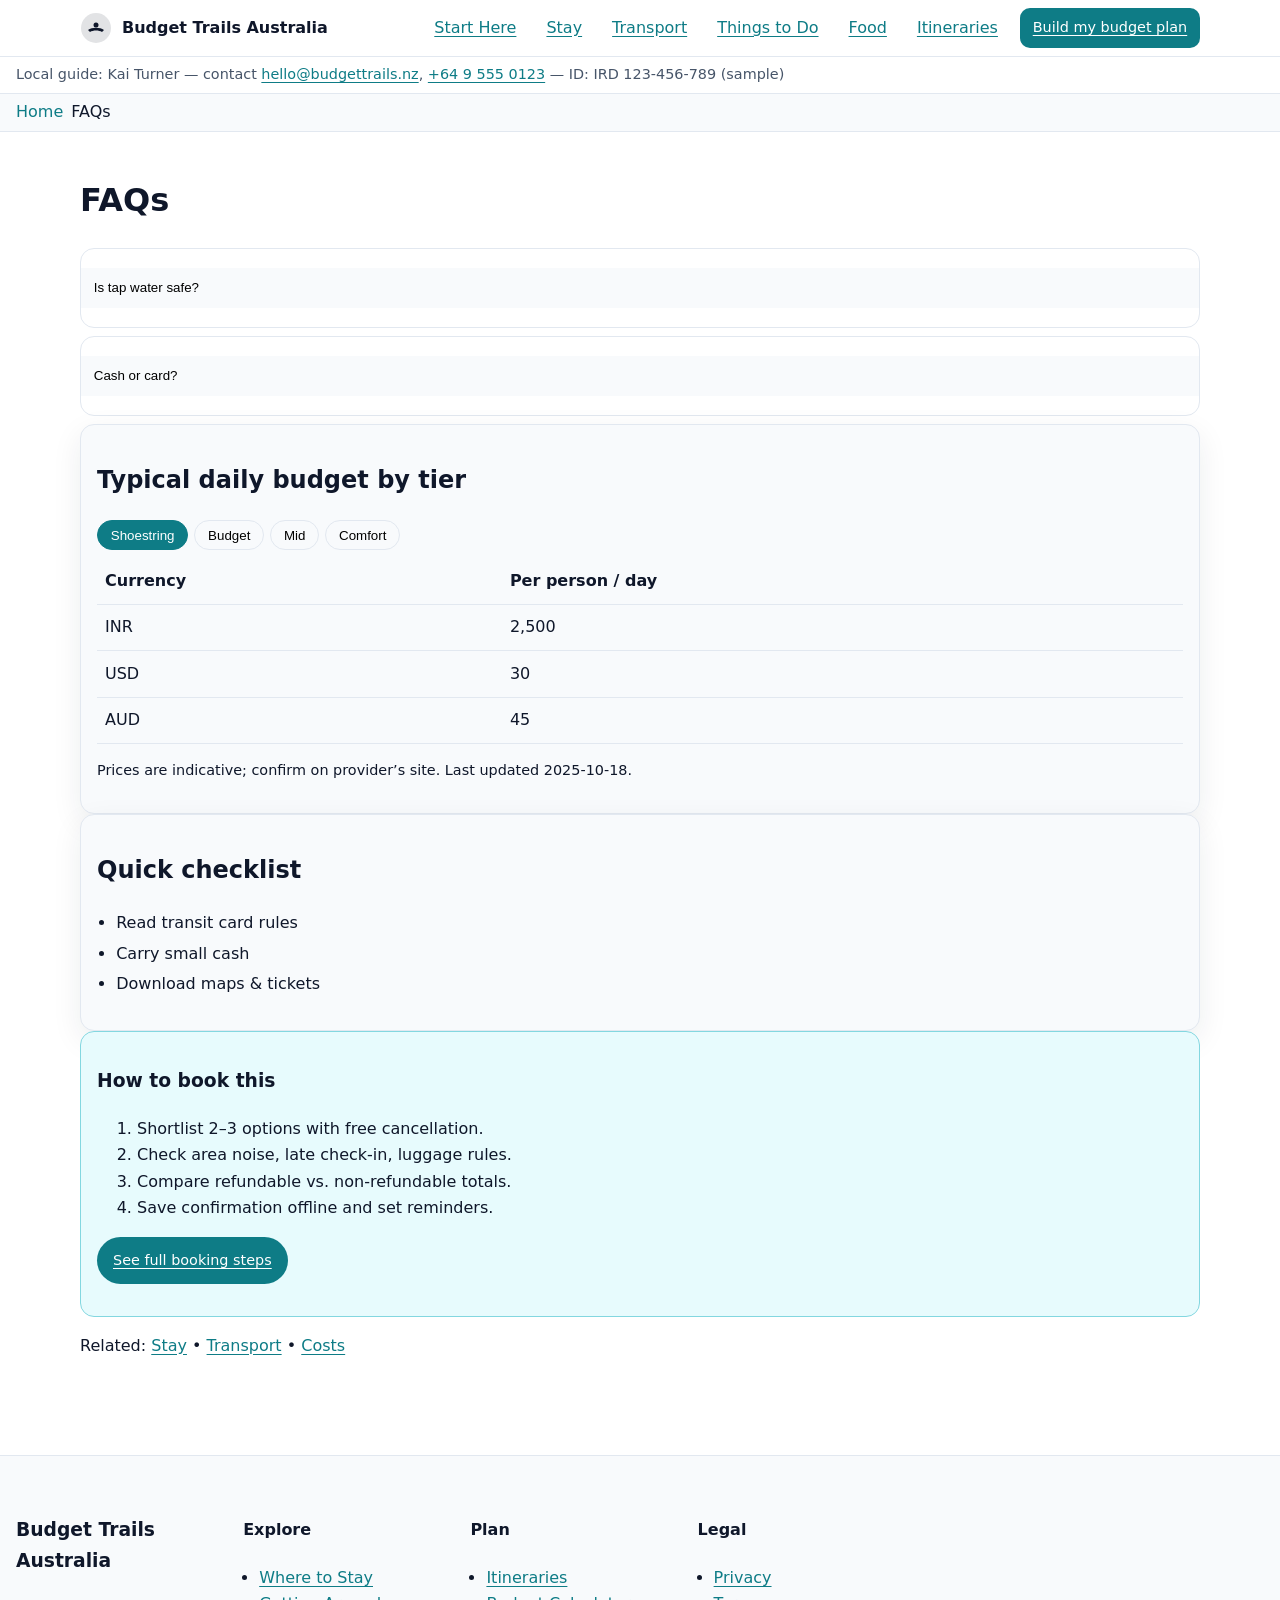
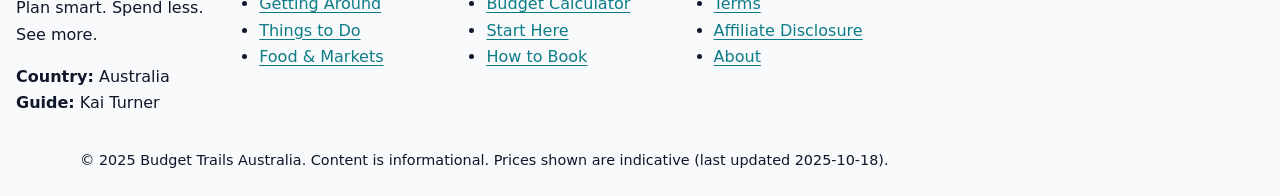
<file: faqs.html>
<!DOCTYPE html>
<html lang="en">
<head>
<meta charset="utf-8">
<meta name="viewport" content="width=device-width, initial-scale=1">
<title>FAQs — Budget Trails Australia</title>
<meta name="description" content="Answers to common questions about water, tipping, SIM, cards, and more.">
<link rel="preload" href="assets/styles.css" as="style">
<link rel="stylesheet" href="assets/styles.css">
<script defer src="assets/site.js"></script>
<meta name="theme-color" content="#0e7c86">
</head>
<body>
<a class="skip-link" href="#main">Skip to content</a>
<header class="site-header" role="banner">
  <div class="container row between center">
    <a class="brand" href="index.html">
      <svg class="logo" viewBox="0 0 64 64" aria-hidden="true">
        <circle cx="32" cy="32" r="30" fill="currentColor" opacity=".12"/>
        <path d="M16 36c8-6 24-6 32 0l-4 4c-6-4-18-4-24 0l-4-4z" fill="currentColor"/>
        <circle cx="32" cy="26" r="5" fill="currentColor"/>
      </svg>
      <span class="brand-text">Budget Trails Australia</span>
    </a>
    <nav class="site-nav" aria-label="Primary">
      <button class="nav-toggle" aria-expanded="false" aria-controls="nav-list">Menu</button>
      <ul id="nav-list">
        <li><a href="start-here.html">Start Here</a></li>
        <li><a href="stay.html">Stay</a></li>
        <li><a href="transport.html">Transport</a></li>
        <li><a href="things-to-do.html">Things to Do</a></li>
        <li><a href="food.html">Food</a></li>
        <li><a href="itineraries.html">Itineraries</a></li>
        <li><a href="costs.html" class="btn small">Build my budget plan</a></li>
      </ul>
    </nav>
  </div>
  <div class="contact-meta" role="note">
    Local guide: Kai Turner — contact <a href="mailto:hello@budgettrails.nz">hello@budgettrails.nz</a>, <a href="tel:+64 9 555 0123">+64 9 555 0123</a> — ID: IRD 123-456-789 (sample)
  </div>
</header>
<nav class="breadcrumb" aria-label="Breadcrumb"><ol><li><a href="index.html">Home</a></li><li aria-current="page">FAQs</li></ol></nav>
<main id="main" class="container">

<h1>FAQs</h1>
<div class="accordion" id="faqList"></div>

<section class="card">
  <h2>Typical daily budget by tier</h2>
  <div class="tabs" role="tablist" aria-label="Budget tiers">
    <button role="tab" aria-selected="true" aria-controls="tab-ss" id="tabbtn-ss">Shoestring</button>
    <button role="tab" aria-selected="false" aria-controls="tab-bu" id="tabbtn-bu">Budget</button>
    <button role="tab" aria-selected="false" aria-controls="tab-mi" id="tabbtn-mi">Mid</button>
    <button role="tab" aria-selected="false" aria-controls="tab-co" id="tabbtn-co">Comfort</button>
  </div>
  <div id="tab-ss" role="tabpanel" aria-labelledby="tabbtn-ss">
    <table class="striped">
      <thead><tr><th>Currency</th><th>Per person / day</th></tr></thead>
      <tbody>
        <tr><td>INR</td><td data-bind="tier.Shoestring.inr">2,500</td></tr>
        <tr><td>USD</td><td data-bind="tier.Shoestring.usd">30</td></tr>
        <tr><td>AUD</td><td data-bind="tier.Shoestring.local">45</td></tr>
      </tbody>
    </table>
  </div>
  <div id="tab-bu" role="tabpanel" aria-labelledby="tabbtn-bu" hidden>
    <table class="striped"><thead><tr><th>Currency</th><th>Per person / day</th></tr></thead>
      <tbody>
        <tr><td>INR</td><td data-bind="tier.Budget.inr">4,500</td></tr>
        <tr><td>USD</td><td data-bind="tier.Budget.usd">55</td></tr>
        <tr><td>AUD</td><td data-bind="tier.Budget.local">80</td></tr>
      </tbody>
    </table>
  </div>
  <div id="tab-mi" role="tabpanel" aria-labelledby="tabbtn-mi" hidden>
    <table class="striped"><thead><tr><th>Currency</th><th>Per person / day</th></tr></thead>
      <tbody>
        <tr><td>INR</td><td data-bind="tier.Mid.inr">9,000</td></tr>
        <tr><td>USD</td><td data-bind="tier.Mid.usd">110</td></tr>
        <tr><td>AUD</td><td data-bind="tier.Mid.local">160</td></tr>
      </tbody>
    </table>
  </div>
  <div id="tab-co" role="tabpanel" aria-labelledby="tabbtn-co" hidden>
    <table class="striped"><thead><tr><th>Currency</th><th>Per person / day</th></tr></thead>
      <tbody>
        <tr><td>INR</td><td data-bind="tier.Comfort.inr">17,000</td></tr>
        <tr><td>USD</td><td data-bind="tier.Comfort.usd">210</td></tr>
        <tr><td>AUD</td><td data-bind="tier.Comfort.local">300</td></tr>
      </tbody>
    </table>
  </div>
  <p class="small">Prices are indicative; confirm on provider’s site. Last updated <span data-bind="last_updated">2025-10-18</span>.</p>
</section>


<section class="card">
  <h2>Quick checklist</h2>
  <ul class="checklist"><li>Read transit card rules</li><li>Carry small cash</li><li>Download maps & tickets</li></ul>
</section>


<section class="notice info">
  <h3>How to book this</h3>
  <ol class="compact">
    <li>Shortlist 2–3 options with free cancellation.</li>
    <li>Check area noise, late check-in, luggage rules.</li>
    <li>Compare refundable vs. non-refundable totals.</li>
    <li>Save confirmation offline and set reminders.</li>
  </ol>
  <p><a class="btn small" href="how-to-book.html">See full booking steps</a></p>
</section>


<p class="related">Related: <a href="stay.html">Stay</a> • <a href="transport.html">Transport</a> • <a href="costs.html">Costs</a></p>


</main>
<footer class="site-footer" role="contentinfo">
  <div class="container grid four">
    <section>
      <h3>Budget Trails Australia</h3>
      <p class="tagline">Plan smart. Spend less. See more.</p>
      <p><strong>Country:</strong> Australia<br>
      <strong>Guide:</strong> Kai Turner</p>
    </section>
    <section>
      <h4>Explore</h4>
      <ul class="list">
        <li><a href="stay.html">Where to Stay</a></li>
        <li><a href="transport.html">Getting Around</a></li>
        <li><a href="things-to-do.html">Things to Do</a></li>
        <li><a href="food.html">Food & Markets</a></li>
      </ul>
    </section>
    <section>
      <h4>Plan</h4>
      <ul class="list">
        <li><a href="itineraries.html">Itineraries</a></li>
        <li><a href="costs.html">Budget Calculator</a></li>
        <li><a href="start-here.html">Start Here</a></li>
        <li><a href="how-to-book.html">How to Book</a></li>
      </ul>
    </section>
    <section>
      <h4>Legal</h4>
      <ul class="list">
        <li><a href="privacy.html">Privacy</a></li>
        <li><a href="terms.html">Terms</a></li>
        <li><a href="affiliate-disclosure.html">Affiliate Disclosure</a></li>
        <li><a href="about.html">About</a></li>
      </ul>
    </section>
  </div>
  <div class="container small">© 2025 Budget Trails Australia. Content is informational. Prices shown are indicative (last updated 2025-10-18).</div>
</footer>
</body>
</html>
</file>
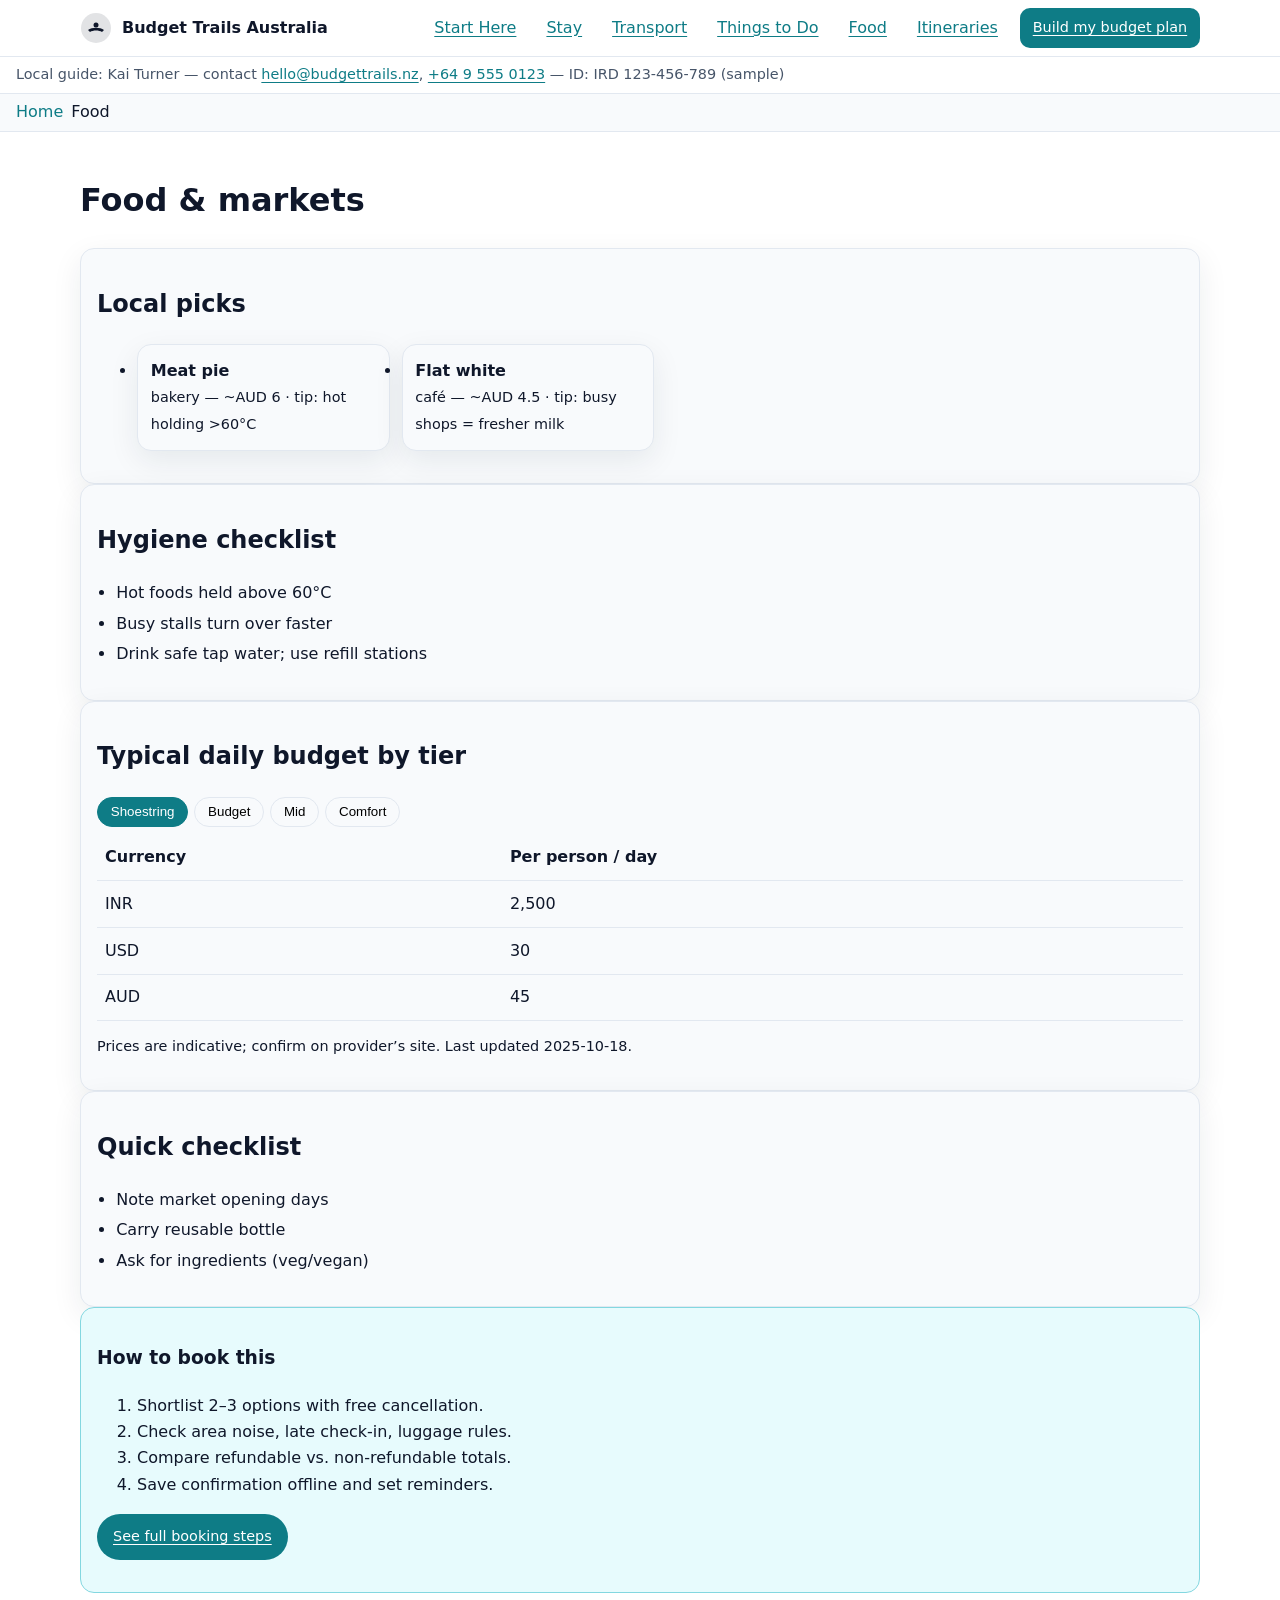
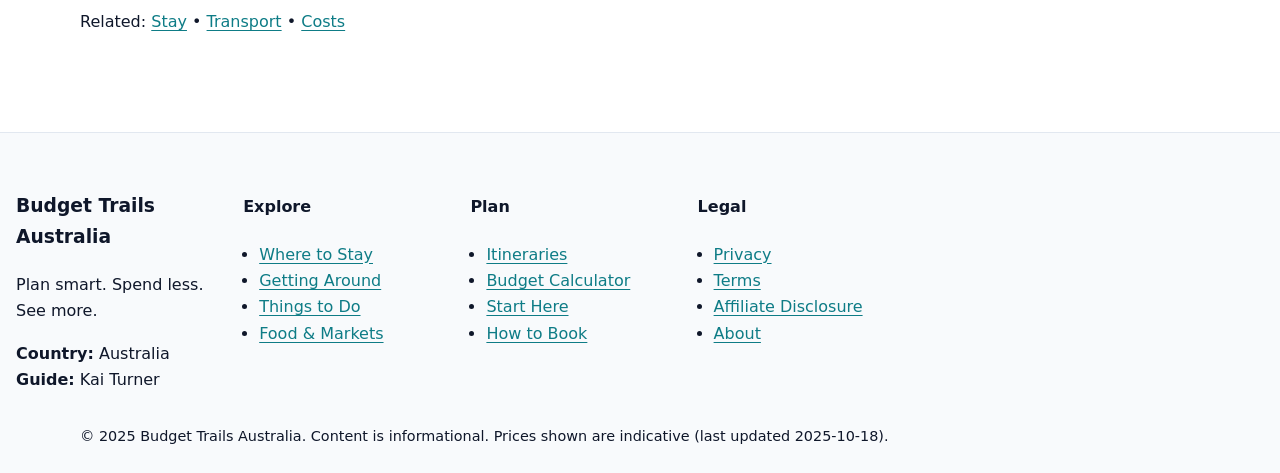
<file: food.html>
<!DOCTYPE html>
<html lang="en">
<head>
<meta charset="utf-8">
<meta name="viewport" content="width=device-width, initial-scale=1">
<title>Food — Budget Trails Australia</title>
<meta name="description" content="Local dishes, markets, costs, and hygiene basics.">
<link rel="preload" href="assets/styles.css" as="style">
<link rel="stylesheet" href="assets/styles.css">
<script defer src="assets/site.js"></script>
<meta name="theme-color" content="#0e7c86">
</head>
<body>
<a class="skip-link" href="#main">Skip to content</a>
<header class="site-header" role="banner">
  <div class="container row between center">
    <a class="brand" href="index.html">
      <svg class="logo" viewBox="0 0 64 64" aria-hidden="true">
        <circle cx="32" cy="32" r="30" fill="currentColor" opacity=".12"/>
        <path d="M16 36c8-6 24-6 32 0l-4 4c-6-4-18-4-24 0l-4-4z" fill="currentColor"/>
        <circle cx="32" cy="26" r="5" fill="currentColor"/>
      </svg>
      <span class="brand-text">Budget Trails Australia</span>
    </a>
    <nav class="site-nav" aria-label="Primary">
      <button class="nav-toggle" aria-expanded="false" aria-controls="nav-list">Menu</button>
      <ul id="nav-list">
        <li><a href="start-here.html">Start Here</a></li>
        <li><a href="stay.html">Stay</a></li>
        <li><a href="transport.html">Transport</a></li>
        <li><a href="things-to-do.html">Things to Do</a></li>
        <li><a href="food.html">Food</a></li>
        <li><a href="itineraries.html">Itineraries</a></li>
        <li><a href="costs.html" class="btn small">Build my budget plan</a></li>
      </ul>
    </nav>
  </div>
  <div class="contact-meta" role="note">
    Local guide: Kai Turner — contact <a href="mailto:hello@budgettrails.nz">hello@budgettrails.nz</a>, <a href="tel:+64 9 555 0123">+64 9 555 0123</a> — ID: IRD 123-456-789 (sample)
  </div>
</header>
<nav class="breadcrumb" aria-label="Breadcrumb"><ol><li><a href="index.html">Home</a></li><li aria-current="page">Food</li></ol></nav>
<main id="main" class="container">

<h1>Food & markets</h1>
<section class="card">
  <h2>Local picks</h2>
  <ul class="list-cards" id="foodList"></ul>
</section>
<section class="card">
  <h2>Hygiene checklist</h2>
  <ul class="checklist">
    <li>Hot foods held above 60°C</li>
    <li>Busy stalls turn over faster</li>
    <li>Drink safe tap water; use refill stations</li>
  </ul>
</section>

<section class="card">
  <h2>Typical daily budget by tier</h2>
  <div class="tabs" role="tablist" aria-label="Budget tiers">
    <button role="tab" aria-selected="true" aria-controls="tab-ss" id="tabbtn-ss">Shoestring</button>
    <button role="tab" aria-selected="false" aria-controls="tab-bu" id="tabbtn-bu">Budget</button>
    <button role="tab" aria-selected="false" aria-controls="tab-mi" id="tabbtn-mi">Mid</button>
    <button role="tab" aria-selected="false" aria-controls="tab-co" id="tabbtn-co">Comfort</button>
  </div>
  <div id="tab-ss" role="tabpanel" aria-labelledby="tabbtn-ss">
    <table class="striped">
      <thead><tr><th>Currency</th><th>Per person / day</th></tr></thead>
      <tbody>
        <tr><td>INR</td><td data-bind="tier.Shoestring.inr">2,500</td></tr>
        <tr><td>USD</td><td data-bind="tier.Shoestring.usd">30</td></tr>
        <tr><td>AUD</td><td data-bind="tier.Shoestring.local">45</td></tr>
      </tbody>
    </table>
  </div>
  <div id="tab-bu" role="tabpanel" aria-labelledby="tabbtn-bu" hidden>
    <table class="striped"><thead><tr><th>Currency</th><th>Per person / day</th></tr></thead>
      <tbody>
        <tr><td>INR</td><td data-bind="tier.Budget.inr">4,500</td></tr>
        <tr><td>USD</td><td data-bind="tier.Budget.usd">55</td></tr>
        <tr><td>AUD</td><td data-bind="tier.Budget.local">80</td></tr>
      </tbody>
    </table>
  </div>
  <div id="tab-mi" role="tabpanel" aria-labelledby="tabbtn-mi" hidden>
    <table class="striped"><thead><tr><th>Currency</th><th>Per person / day</th></tr></thead>
      <tbody>
        <tr><td>INR</td><td data-bind="tier.Mid.inr">9,000</td></tr>
        <tr><td>USD</td><td data-bind="tier.Mid.usd">110</td></tr>
        <tr><td>AUD</td><td data-bind="tier.Mid.local">160</td></tr>
      </tbody>
    </table>
  </div>
  <div id="tab-co" role="tabpanel" aria-labelledby="tabbtn-co" hidden>
    <table class="striped"><thead><tr><th>Currency</th><th>Per person / day</th></tr></thead>
      <tbody>
        <tr><td>INR</td><td data-bind="tier.Comfort.inr">17,000</td></tr>
        <tr><td>USD</td><td data-bind="tier.Comfort.usd">210</td></tr>
        <tr><td>AUD</td><td data-bind="tier.Comfort.local">300</td></tr>
      </tbody>
    </table>
  </div>
  <p class="small">Prices are indicative; confirm on provider’s site. Last updated <span data-bind="last_updated">2025-10-18</span>.</p>
</section>


<section class="card">
  <h2>Quick checklist</h2>
  <ul class="checklist"><li>Note market opening days</li><li>Carry reusable bottle</li><li>Ask for ingredients (veg/vegan)</li></ul>
</section>


<section class="notice info">
  <h3>How to book this</h3>
  <ol class="compact">
    <li>Shortlist 2–3 options with free cancellation.</li>
    <li>Check area noise, late check-in, luggage rules.</li>
    <li>Compare refundable vs. non-refundable totals.</li>
    <li>Save confirmation offline and set reminders.</li>
  </ol>
  <p><a class="btn small" href="how-to-book.html">See full booking steps</a></p>
</section>


<p class="related">Related: <a href="stay.html">Stay</a> • <a href="transport.html">Transport</a> • <a href="costs.html">Costs</a></p>


</main>
<footer class="site-footer" role="contentinfo">
  <div class="container grid four">
    <section>
      <h3>Budget Trails Australia</h3>
      <p class="tagline">Plan smart. Spend less. See more.</p>
      <p><strong>Country:</strong> Australia<br>
      <strong>Guide:</strong> Kai Turner</p>
    </section>
    <section>
      <h4>Explore</h4>
      <ul class="list">
        <li><a href="stay.html">Where to Stay</a></li>
        <li><a href="transport.html">Getting Around</a></li>
        <li><a href="things-to-do.html">Things to Do</a></li>
        <li><a href="food.html">Food & Markets</a></li>
      </ul>
    </section>
    <section>
      <h4>Plan</h4>
      <ul class="list">
        <li><a href="itineraries.html">Itineraries</a></li>
        <li><a href="costs.html">Budget Calculator</a></li>
        <li><a href="start-here.html">Start Here</a></li>
        <li><a href="how-to-book.html">How to Book</a></li>
      </ul>
    </section>
    <section>
      <h4>Legal</h4>
      <ul class="list">
        <li><a href="privacy.html">Privacy</a></li>
        <li><a href="terms.html">Terms</a></li>
        <li><a href="affiliate-disclosure.html">Affiliate Disclosure</a></li>
        <li><a href="about.html">About</a></li>
      </ul>
    </section>
  </div>
  <div class="container small">© 2025 Budget Trails Australia. Content is informational. Prices shown are indicative (last updated 2025-10-18).</div>
</footer>
</body>
</html>
</file>
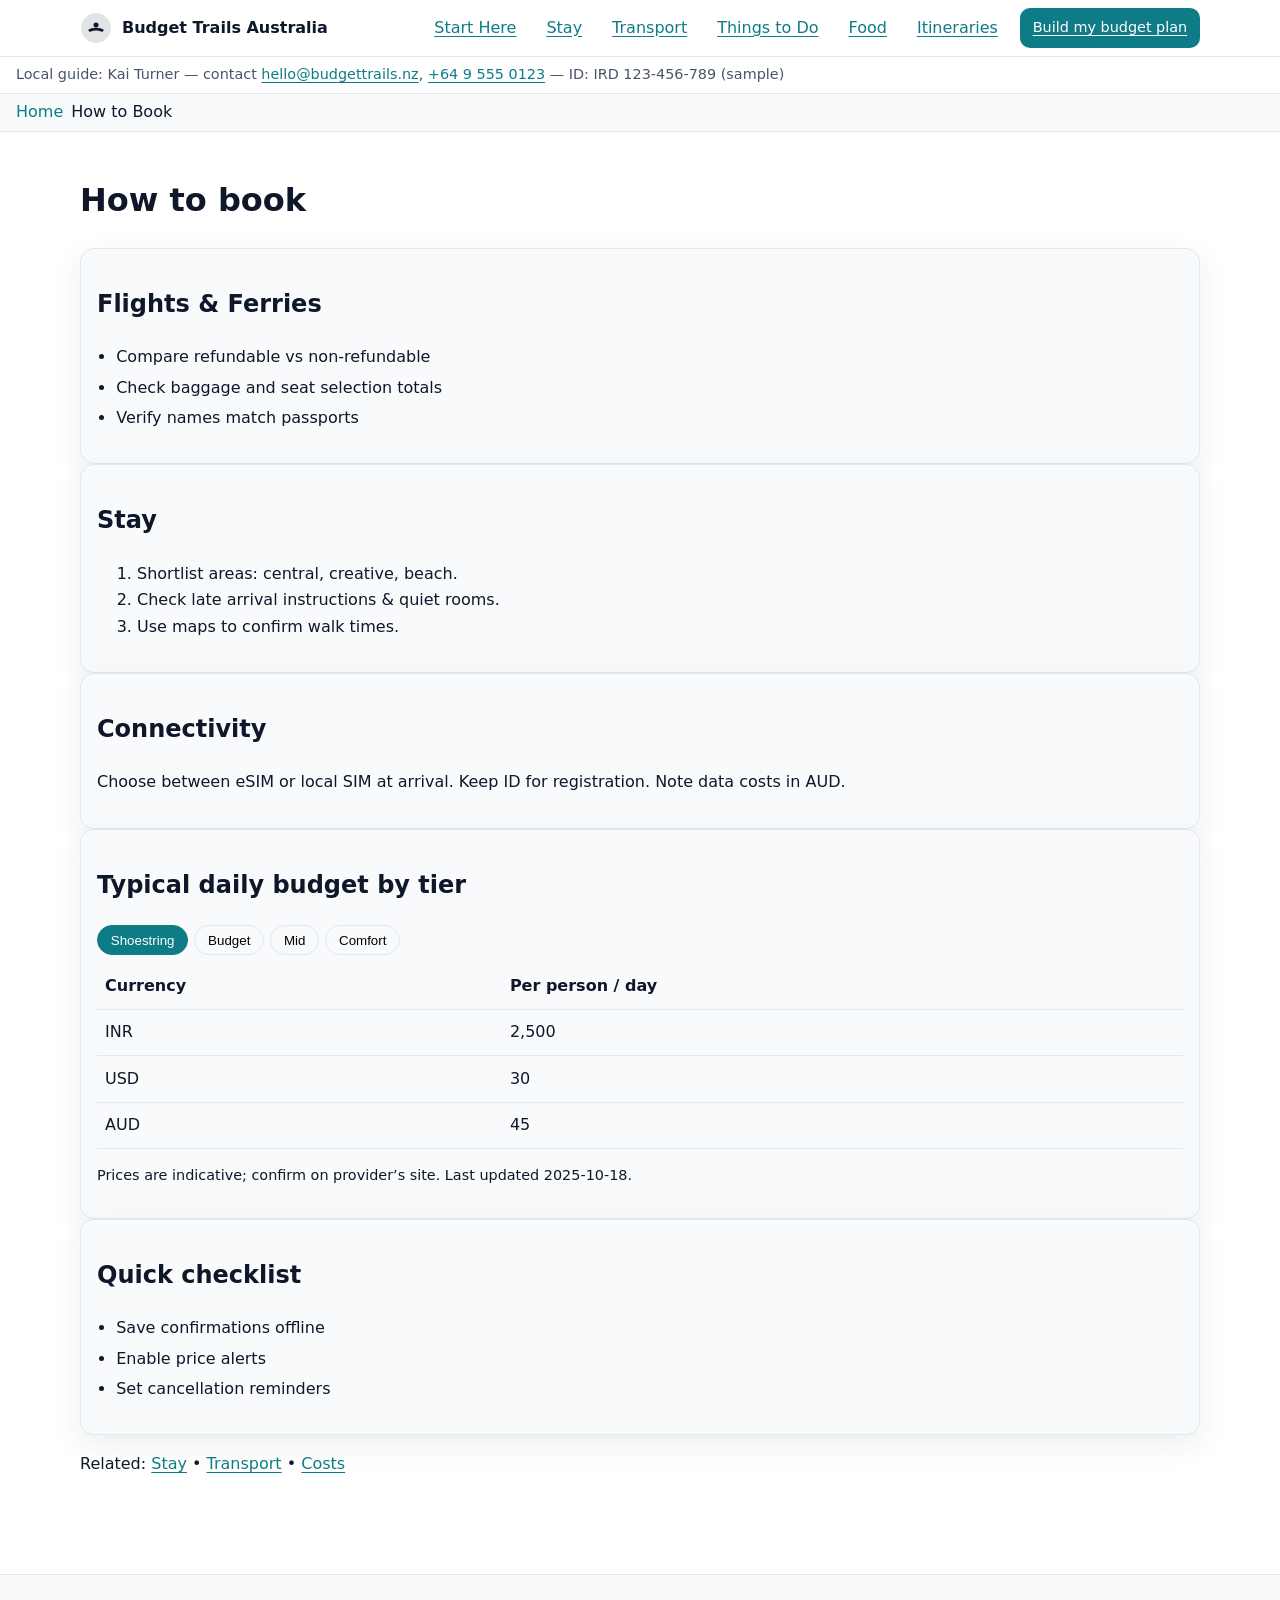
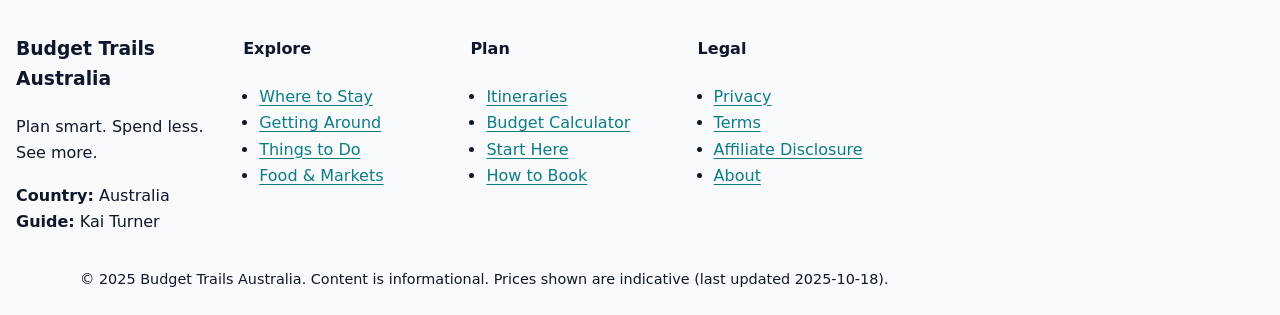
<file: how-to-book.html>
<!DOCTYPE html>
<html lang="en">
<head>
<meta charset="utf-8">
<meta name="viewport" content="width=device-width, initial-scale=1">
<title>How to Book — Budget Trails Australia</title>
<meta name="description" content="Step‑by‑steps for flights, trains, stays, and connectivity.">
<link rel="preload" href="assets/styles.css" as="style">
<link rel="stylesheet" href="assets/styles.css">
<script defer src="assets/site.js"></script>
<meta name="theme-color" content="#0e7c86">
</head>
<body>
<a class="skip-link" href="#main">Skip to content</a>
<header class="site-header" role="banner">
  <div class="container row between center">
    <a class="brand" href="index.html">
      <svg class="logo" viewBox="0 0 64 64" aria-hidden="true">
        <circle cx="32" cy="32" r="30" fill="currentColor" opacity=".12"/>
        <path d="M16 36c8-6 24-6 32 0l-4 4c-6-4-18-4-24 0l-4-4z" fill="currentColor"/>
        <circle cx="32" cy="26" r="5" fill="currentColor"/>
      </svg>
      <span class="brand-text">Budget Trails Australia</span>
    </a>
    <nav class="site-nav" aria-label="Primary">
      <button class="nav-toggle" aria-expanded="false" aria-controls="nav-list">Menu</button>
      <ul id="nav-list">
        <li><a href="start-here.html">Start Here</a></li>
        <li><a href="stay.html">Stay</a></li>
        <li><a href="transport.html">Transport</a></li>
        <li><a href="things-to-do.html">Things to Do</a></li>
        <li><a href="food.html">Food</a></li>
        <li><a href="itineraries.html">Itineraries</a></li>
        <li><a href="costs.html" class="btn small">Build my budget plan</a></li>
      </ul>
    </nav>
  </div>
  <div class="contact-meta" role="note">
    Local guide: Kai Turner — contact <a href="mailto:hello@budgettrails.nz">hello@budgettrails.nz</a>, <a href="tel:+64 9 555 0123">+64 9 555 0123</a> — ID: IRD 123-456-789 (sample)
  </div>
</header>
<nav class="breadcrumb" aria-label="Breadcrumb"><ol><li><a href="index.html">Home</a></li><li aria-current="page">How to Book</li></ol></nav>
<main id="main" class="container">

<h1>How to book</h1>
<section class="card">
  <h2>Flights & Ferries</h2>
  <ul class="checklist">
    <li>Compare refundable vs non‑refundable</li>
    <li>Check baggage and seat selection totals</li>
    <li>Verify names match passports</li>
  </ul>
</section>
<section class="card">
  <h2>Stay</h2>
  <ol class="compact">
    <li>Shortlist areas: central, creative, beach.</li>
    <li>Check late arrival instructions & quiet rooms.</li>
    <li>Use maps to confirm walk times.</li>
  </ol>
</section>
<section class="card">
  <h2>Connectivity</h2>
  <p>Choose between eSIM or local SIM at arrival. Keep ID for registration. Note data costs in AUD.</p>
</section>

<section class="card">
  <h2>Typical daily budget by tier</h2>
  <div class="tabs" role="tablist" aria-label="Budget tiers">
    <button role="tab" aria-selected="true" aria-controls="tab-ss" id="tabbtn-ss">Shoestring</button>
    <button role="tab" aria-selected="false" aria-controls="tab-bu" id="tabbtn-bu">Budget</button>
    <button role="tab" aria-selected="false" aria-controls="tab-mi" id="tabbtn-mi">Mid</button>
    <button role="tab" aria-selected="false" aria-controls="tab-co" id="tabbtn-co">Comfort</button>
  </div>
  <div id="tab-ss" role="tabpanel" aria-labelledby="tabbtn-ss">
    <table class="striped">
      <thead><tr><th>Currency</th><th>Per person / day</th></tr></thead>
      <tbody>
        <tr><td>INR</td><td data-bind="tier.Shoestring.inr">2,500</td></tr>
        <tr><td>USD</td><td data-bind="tier.Shoestring.usd">30</td></tr>
        <tr><td>AUD</td><td data-bind="tier.Shoestring.local">45</td></tr>
      </tbody>
    </table>
  </div>
  <div id="tab-bu" role="tabpanel" aria-labelledby="tabbtn-bu" hidden>
    <table class="striped"><thead><tr><th>Currency</th><th>Per person / day</th></tr></thead>
      <tbody>
        <tr><td>INR</td><td data-bind="tier.Budget.inr">4,500</td></tr>
        <tr><td>USD</td><td data-bind="tier.Budget.usd">55</td></tr>
        <tr><td>AUD</td><td data-bind="tier.Budget.local">80</td></tr>
      </tbody>
    </table>
  </div>
  <div id="tab-mi" role="tabpanel" aria-labelledby="tabbtn-mi" hidden>
    <table class="striped"><thead><tr><th>Currency</th><th>Per person / day</th></tr></thead>
      <tbody>
        <tr><td>INR</td><td data-bind="tier.Mid.inr">9,000</td></tr>
        <tr><td>USD</td><td data-bind="tier.Mid.usd">110</td></tr>
        <tr><td>AUD</td><td data-bind="tier.Mid.local">160</td></tr>
      </tbody>
    </table>
  </div>
  <div id="tab-co" role="tabpanel" aria-labelledby="tabbtn-co" hidden>
    <table class="striped"><thead><tr><th>Currency</th><th>Per person / day</th></tr></thead>
      <tbody>
        <tr><td>INR</td><td data-bind="tier.Comfort.inr">17,000</td></tr>
        <tr><td>USD</td><td data-bind="tier.Comfort.usd">210</td></tr>
        <tr><td>AUD</td><td data-bind="tier.Comfort.local">300</td></tr>
      </tbody>
    </table>
  </div>
  <p class="small">Prices are indicative; confirm on provider’s site. Last updated <span data-bind="last_updated">2025-10-18</span>.</p>
</section>


<section class="card">
  <h2>Quick checklist</h2>
  <ul class="checklist"><li>Save confirmations offline</li><li>Enable price alerts</li><li>Set cancellation reminders</li></ul>
</section>


<p class="related">Related: <a href="stay.html">Stay</a> • <a href="transport.html">Transport</a> • <a href="costs.html">Costs</a></p>


</main>
<footer class="site-footer" role="contentinfo">
  <div class="container grid four">
    <section>
      <h3>Budget Trails Australia</h3>
      <p class="tagline">Plan smart. Spend less. See more.</p>
      <p><strong>Country:</strong> Australia<br>
      <strong>Guide:</strong> Kai Turner</p>
    </section>
    <section>
      <h4>Explore</h4>
      <ul class="list">
        <li><a href="stay.html">Where to Stay</a></li>
        <li><a href="transport.html">Getting Around</a></li>
        <li><a href="things-to-do.html">Things to Do</a></li>
        <li><a href="food.html">Food & Markets</a></li>
      </ul>
    </section>
    <section>
      <h4>Plan</h4>
      <ul class="list">
        <li><a href="itineraries.html">Itineraries</a></li>
        <li><a href="costs.html">Budget Calculator</a></li>
        <li><a href="start-here.html">Start Here</a></li>
        <li><a href="how-to-book.html">How to Book</a></li>
      </ul>
    </section>
    <section>
      <h4>Legal</h4>
      <ul class="list">
        <li><a href="privacy.html">Privacy</a></li>
        <li><a href="terms.html">Terms</a></li>
        <li><a href="affiliate-disclosure.html">Affiliate Disclosure</a></li>
        <li><a href="about.html">About</a></li>
      </ul>
    </section>
  </div>
  <div class="container small">© 2025 Budget Trails Australia. Content is informational. Prices shown are indicative (last updated 2025-10-18).</div>
</footer>
</body>
</html>
</file>
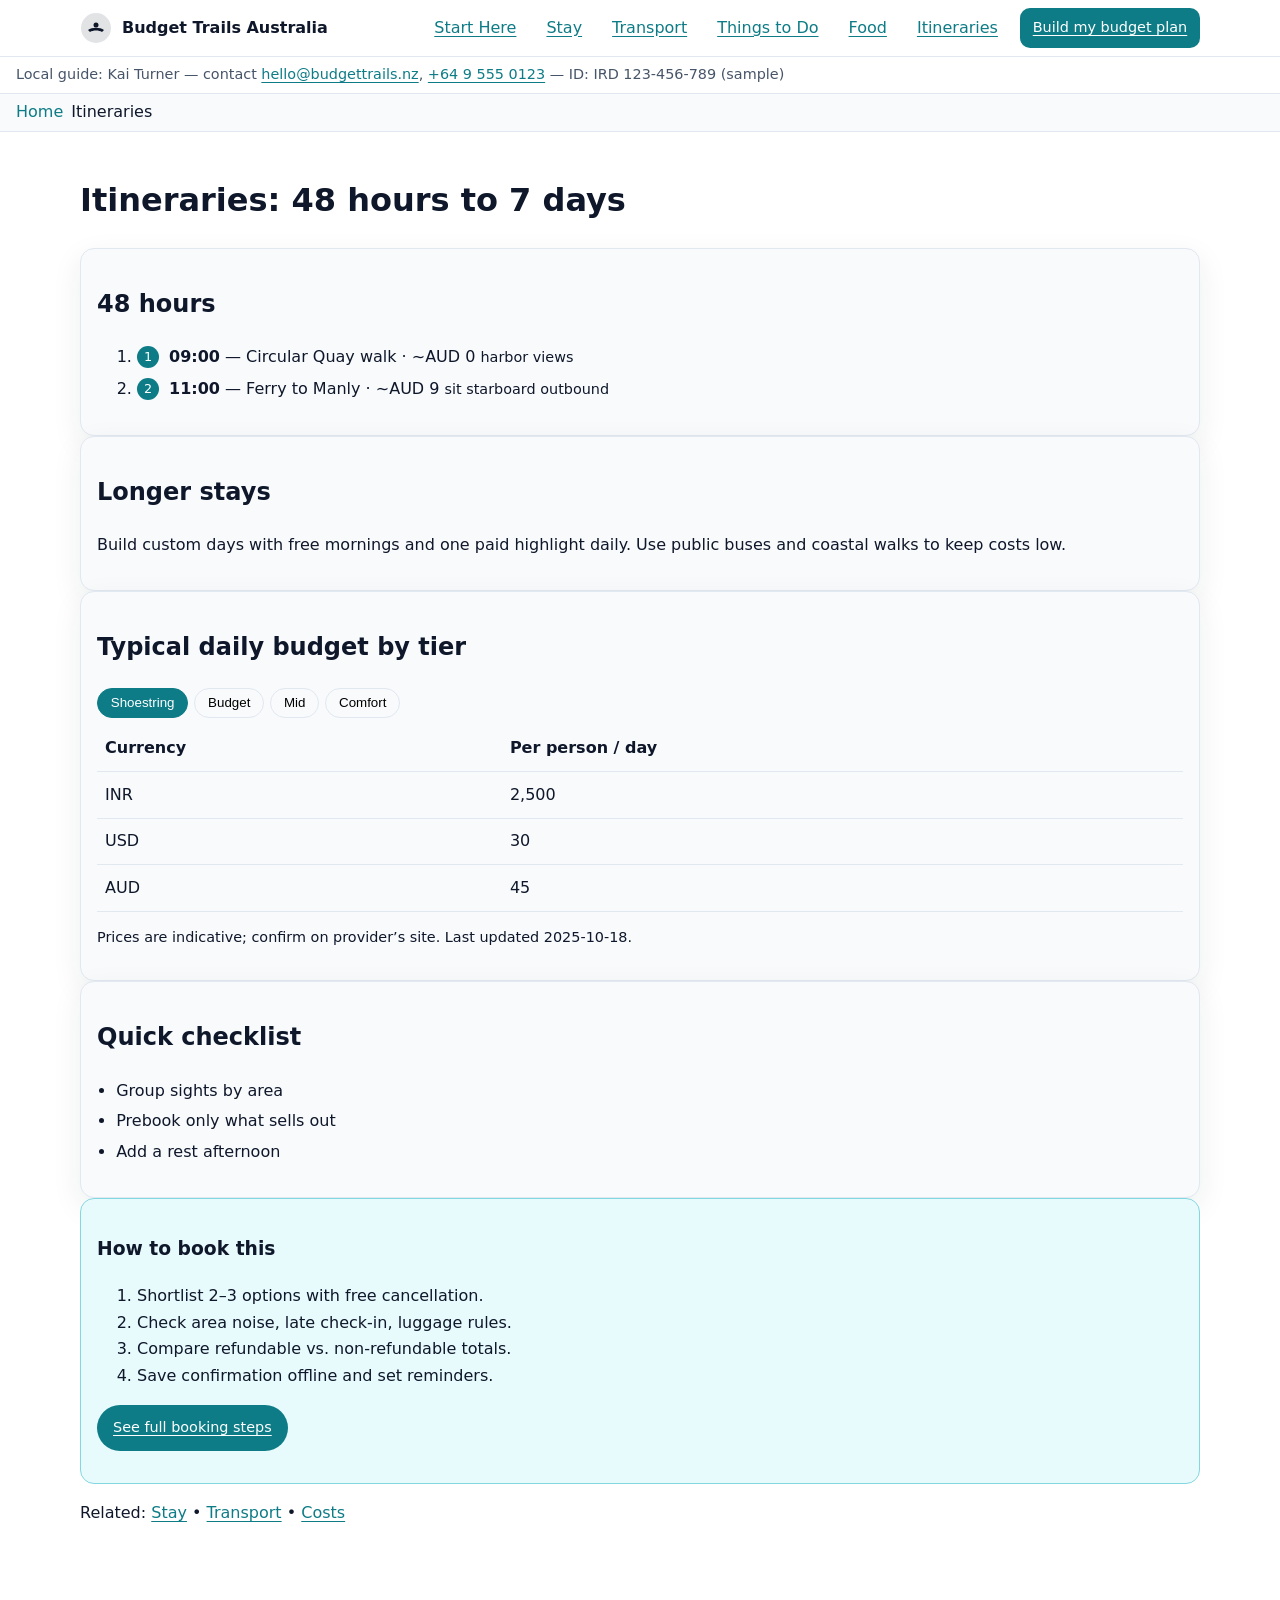
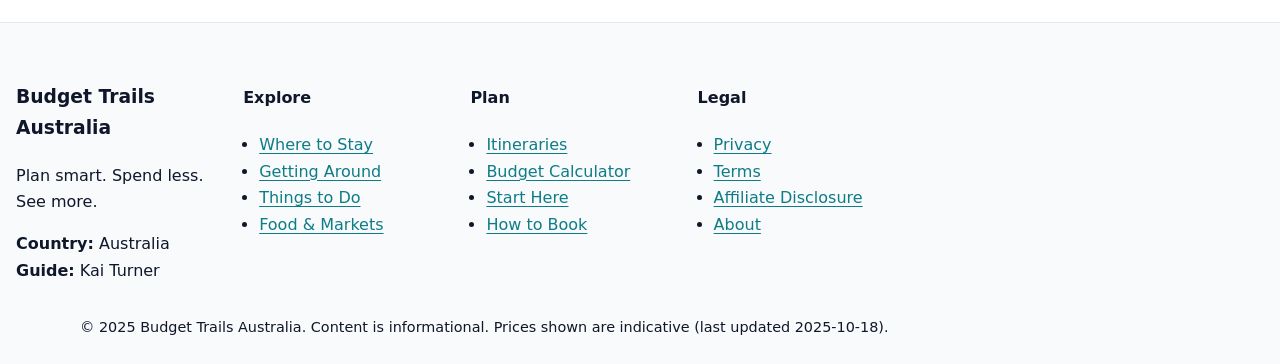
<file: itineraries.html>
<!DOCTYPE html>
<html lang="en">
<head>
<meta charset="utf-8">
<meta name="viewport" content="width=device-width, initial-scale=1">
<title>Itineraries — Budget Trails Australia</title>
<meta name="description" content="Timestamped stops with costs and cheaper alternatives.">
<link rel="preload" href="assets/styles.css" as="style">
<link rel="stylesheet" href="assets/styles.css">
<script defer src="assets/site.js"></script>
<meta name="theme-color" content="#0e7c86">
</head>
<body>
<a class="skip-link" href="#main">Skip to content</a>
<header class="site-header" role="banner">
  <div class="container row between center">
    <a class="brand" href="index.html">
      <svg class="logo" viewBox="0 0 64 64" aria-hidden="true">
        <circle cx="32" cy="32" r="30" fill="currentColor" opacity=".12"/>
        <path d="M16 36c8-6 24-6 32 0l-4 4c-6-4-18-4-24 0l-4-4z" fill="currentColor"/>
        <circle cx="32" cy="26" r="5" fill="currentColor"/>
      </svg>
      <span class="brand-text">Budget Trails Australia</span>
    </a>
    <nav class="site-nav" aria-label="Primary">
      <button class="nav-toggle" aria-expanded="false" aria-controls="nav-list">Menu</button>
      <ul id="nav-list">
        <li><a href="start-here.html">Start Here</a></li>
        <li><a href="stay.html">Stay</a></li>
        <li><a href="transport.html">Transport</a></li>
        <li><a href="things-to-do.html">Things to Do</a></li>
        <li><a href="food.html">Food</a></li>
        <li><a href="itineraries.html">Itineraries</a></li>
        <li><a href="costs.html" class="btn small">Build my budget plan</a></li>
      </ul>
    </nav>
  </div>
  <div class="contact-meta" role="note">
    Local guide: Kai Turner — contact <a href="mailto:hello@budgettrails.nz">hello@budgettrails.nz</a>, <a href="tel:+64 9 555 0123">+64 9 555 0123</a> — ID: IRD 123-456-789 (sample)
  </div>
</header>
<nav class="breadcrumb" aria-label="Breadcrumb"><ol><li><a href="index.html">Home</a></li><li aria-current="page">Itineraries</li></ol></nav>
<main id="main" class="container">

<h1>Itineraries: 48 hours to 7 days</h1>
<section class="card">
  <h2>48 hours</h2>
  <ol id="it48" class="timeline"></ol>
</section>
<section class="card">
  <h2>Longer stays</h2>
  <p>Build custom days with free mornings and one paid highlight daily. Use public buses and coastal walks to keep costs low.</p>
</section>

<section class="card">
  <h2>Typical daily budget by tier</h2>
  <div class="tabs" role="tablist" aria-label="Budget tiers">
    <button role="tab" aria-selected="true" aria-controls="tab-ss" id="tabbtn-ss">Shoestring</button>
    <button role="tab" aria-selected="false" aria-controls="tab-bu" id="tabbtn-bu">Budget</button>
    <button role="tab" aria-selected="false" aria-controls="tab-mi" id="tabbtn-mi">Mid</button>
    <button role="tab" aria-selected="false" aria-controls="tab-co" id="tabbtn-co">Comfort</button>
  </div>
  <div id="tab-ss" role="tabpanel" aria-labelledby="tabbtn-ss">
    <table class="striped">
      <thead><tr><th>Currency</th><th>Per person / day</th></tr></thead>
      <tbody>
        <tr><td>INR</td><td data-bind="tier.Shoestring.inr">2,500</td></tr>
        <tr><td>USD</td><td data-bind="tier.Shoestring.usd">30</td></tr>
        <tr><td>AUD</td><td data-bind="tier.Shoestring.local">45</td></tr>
      </tbody>
    </table>
  </div>
  <div id="tab-bu" role="tabpanel" aria-labelledby="tabbtn-bu" hidden>
    <table class="striped"><thead><tr><th>Currency</th><th>Per person / day</th></tr></thead>
      <tbody>
        <tr><td>INR</td><td data-bind="tier.Budget.inr">4,500</td></tr>
        <tr><td>USD</td><td data-bind="tier.Budget.usd">55</td></tr>
        <tr><td>AUD</td><td data-bind="tier.Budget.local">80</td></tr>
      </tbody>
    </table>
  </div>
  <div id="tab-mi" role="tabpanel" aria-labelledby="tabbtn-mi" hidden>
    <table class="striped"><thead><tr><th>Currency</th><th>Per person / day</th></tr></thead>
      <tbody>
        <tr><td>INR</td><td data-bind="tier.Mid.inr">9,000</td></tr>
        <tr><td>USD</td><td data-bind="tier.Mid.usd">110</td></tr>
        <tr><td>AUD</td><td data-bind="tier.Mid.local">160</td></tr>
      </tbody>
    </table>
  </div>
  <div id="tab-co" role="tabpanel" aria-labelledby="tabbtn-co" hidden>
    <table class="striped"><thead><tr><th>Currency</th><th>Per person / day</th></tr></thead>
      <tbody>
        <tr><td>INR</td><td data-bind="tier.Comfort.inr">17,000</td></tr>
        <tr><td>USD</td><td data-bind="tier.Comfort.usd">210</td></tr>
        <tr><td>AUD</td><td data-bind="tier.Comfort.local">300</td></tr>
      </tbody>
    </table>
  </div>
  <p class="small">Prices are indicative; confirm on provider’s site. Last updated <span data-bind="last_updated">2025-10-18</span>.</p>
</section>


<section class="card">
  <h2>Quick checklist</h2>
  <ul class="checklist"><li>Group sights by area</li><li>Prebook only what sells out</li><li>Add a rest afternoon</li></ul>
</section>


<section class="notice info">
  <h3>How to book this</h3>
  <ol class="compact">
    <li>Shortlist 2–3 options with free cancellation.</li>
    <li>Check area noise, late check-in, luggage rules.</li>
    <li>Compare refundable vs. non-refundable totals.</li>
    <li>Save confirmation offline and set reminders.</li>
  </ol>
  <p><a class="btn small" href="how-to-book.html">See full booking steps</a></p>
</section>


<p class="related">Related: <a href="stay.html">Stay</a> • <a href="transport.html">Transport</a> • <a href="costs.html">Costs</a></p>


</main>
<footer class="site-footer" role="contentinfo">
  <div class="container grid four">
    <section>
      <h3>Budget Trails Australia</h3>
      <p class="tagline">Plan smart. Spend less. See more.</p>
      <p><strong>Country:</strong> Australia<br>
      <strong>Guide:</strong> Kai Turner</p>
    </section>
    <section>
      <h4>Explore</h4>
      <ul class="list">
        <li><a href="stay.html">Where to Stay</a></li>
        <li><a href="transport.html">Getting Around</a></li>
        <li><a href="things-to-do.html">Things to Do</a></li>
        <li><a href="food.html">Food & Markets</a></li>
      </ul>
    </section>
    <section>
      <h4>Plan</h4>
      <ul class="list">
        <li><a href="itineraries.html">Itineraries</a></li>
        <li><a href="costs.html">Budget Calculator</a></li>
        <li><a href="start-here.html">Start Here</a></li>
        <li><a href="how-to-book.html">How to Book</a></li>
      </ul>
    </section>
    <section>
      <h4>Legal</h4>
      <ul class="list">
        <li><a href="privacy.html">Privacy</a></li>
        <li><a href="terms.html">Terms</a></li>
        <li><a href="affiliate-disclosure.html">Affiliate Disclosure</a></li>
        <li><a href="about.html">About</a></li>
      </ul>
    </section>
  </div>
  <div class="container small">© 2025 Budget Trails Australia. Content is informational. Prices shown are indicative (last updated 2025-10-18).</div>
</footer>
</body>
</html>
</file>
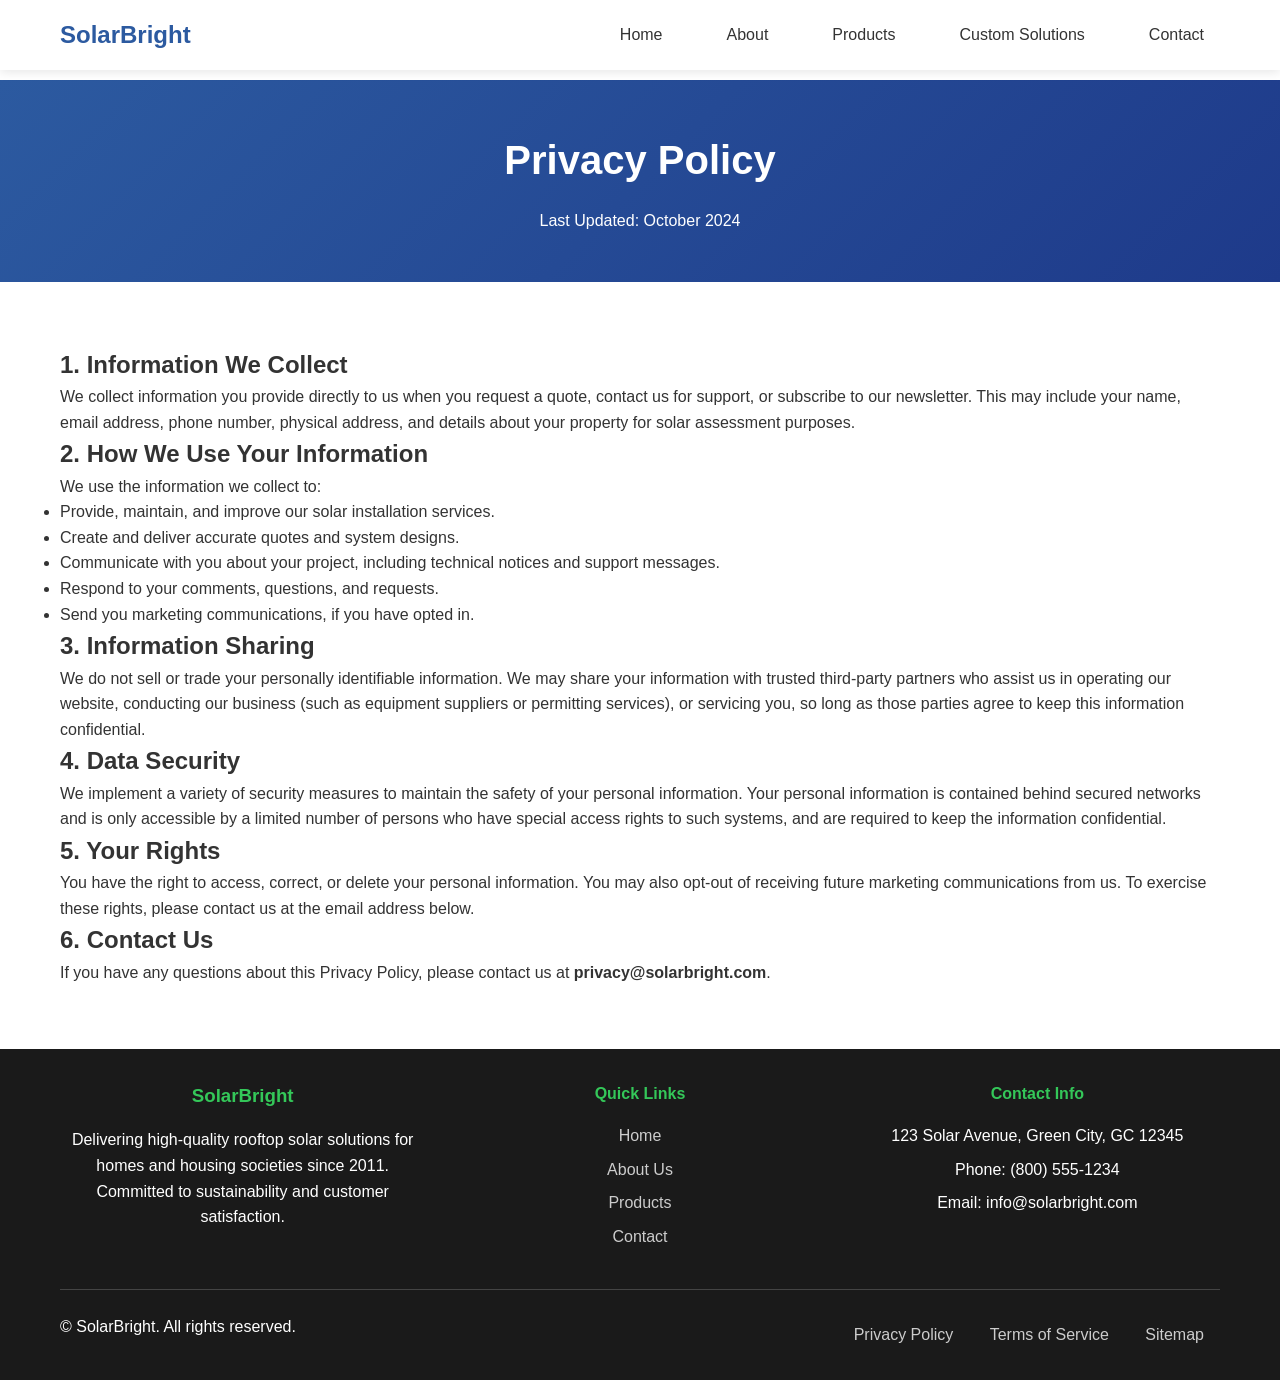
<file: privacy.html>
<!DOCTYPE html>
<html lang="en">
<head>
    <meta charset="UTF-8">
    <meta name="viewport" content="width=device-width, initial-scale=1.0">
    <meta name="description" content="SolarBright Privacy Policy - Learn how we collect, use, and protect your personal information for our solar installation services.">
    <title>Privacy Policy - SolarBright</title>
    <link rel="stylesheet" href="assets/css/style.css">
    <link rel="icon" type="image/x-icon" href="assets/img/favicon.ico">
</head>
<body>
    <header>
        <nav class="navbar">
            <div class="container">
                <div class="nav-brand">
                    <h2>SolarBright</h2>
                </div>
                <ul class="nav-menu">
                    <li><a href="index.html" class="nav-link">Home</a></li>
                    <li><a href="about.html" class="nav-link">About</a></li>
                    <li><a href="products.html" class="nav-link">Products</a></li>
                    <li><a href="custom.html" class="nav-link">Custom Solutions</a></li>
                    <li><a href="contact.html" class="nav-link">Contact</a></li>
                </ul>
                <div class="hamburger">
                    <span></span>
                    <span></span>
                    <span></span>
                </div>
            </div>
        </nav>
    </header>

    <main>
        <section class="page-header">
            <div class="container">
                <h1>Privacy Policy</h1>
                <p>Last Updated: October 2024</p>
            </div>
        </section>

        <section class="legal-content" style="padding: 4rem 2rem;">
            <div class="container">
                <h2>1. Information We Collect</h2>
                <p>We collect information you provide directly to us when you request a quote, contact us for support, or subscribe to our newsletter. This may include your name, email address, phone number, physical address, and details about your property for solar assessment purposes.</p>

                <h2>2. How We Use Your Information</h2>
                <p>We use the information we collect to:</p>
                <ul>
                    <li>Provide, maintain, and improve our solar installation services.</li>
                    <li>Create and deliver accurate quotes and system designs.</li>
                    <li>Communicate with you about your project, including technical notices and support messages.</li>
                    <li>Respond to your comments, questions, and requests.</li>
                    <li>Send you marketing communications, if you have opted in.</li>
                </ul>

                <h2>3. Information Sharing</h2>
                <p>We do not sell or trade your personally identifiable information. We may share your information with trusted third-party partners who assist us in operating our website, conducting our business (such as equipment suppliers or permitting services), or servicing you, so long as those parties agree to keep this information confidential.</p>

                <h2>4. Data Security</h2>
                <p>We implement a variety of security measures to maintain the safety of your personal information. Your personal information is contained behind secured networks and is only accessible by a limited number of persons who have special access rights to such systems, and are required to keep the information confidential.</p>

                <h2>5. Your Rights</h2>
                <p>You have the right to access, correct, or delete your personal information. You may also opt-out of receiving future marketing communications from us. To exercise these rights, please contact us at the email address below.</p>

                <h2>6. Contact Us</h2>
                <p>If you have any questions about this Privacy Policy, please contact us at <strong>privacy@solarbright.com</strong>.</p>
            </div>
        </section>
    </main>

    <footer>
        <div class="container">
            <div class="footer-content">
                <div class="footer-section">
                    <h3>SolarBright</h3>
                    <p>Delivering high-quality rooftop solar solutions for homes and housing societies since 2011. Committed to sustainability and customer satisfaction.</p>
                </div>
                <div class="footer-section">
                    <h4>Quick Links</h4>
                    <ul>
                        <li><a href="index.html">Home</a></li>
                        <li><a href="about.html">About Us</a></li>
                        <li><a href="products.html">Products</a></li>
                        <li><a href="contact.html">Contact</a></li>
                    </ul>
                </div>
                <div class="footer-section">
                    <h4>Contact Info</h4>
                    <ul>
                        <li>123 Solar Avenue, Green City, GC 12345</li>
                        <li>Phone: (800) 555-1234</li>
                        <li>Email: info@solarbright.com</li>
                    </ul>
                </div>
            </div>
            <div class="footer-bottom">
                <p>&copy; <span id="current-year"></span> SolarBright. All rights reserved.</p>
                <div class="footer-links">
                    <a href="privacy.html">Privacy Policy</a>
                    <a href="terms.html">Terms of Service</a>
                    <a href="sitemap.html">Sitemap</a>
                </div>
            </div>
        </div>
    </footer>

    <script src="assets/js/script.js"></script>
</body>
</html>
</file>
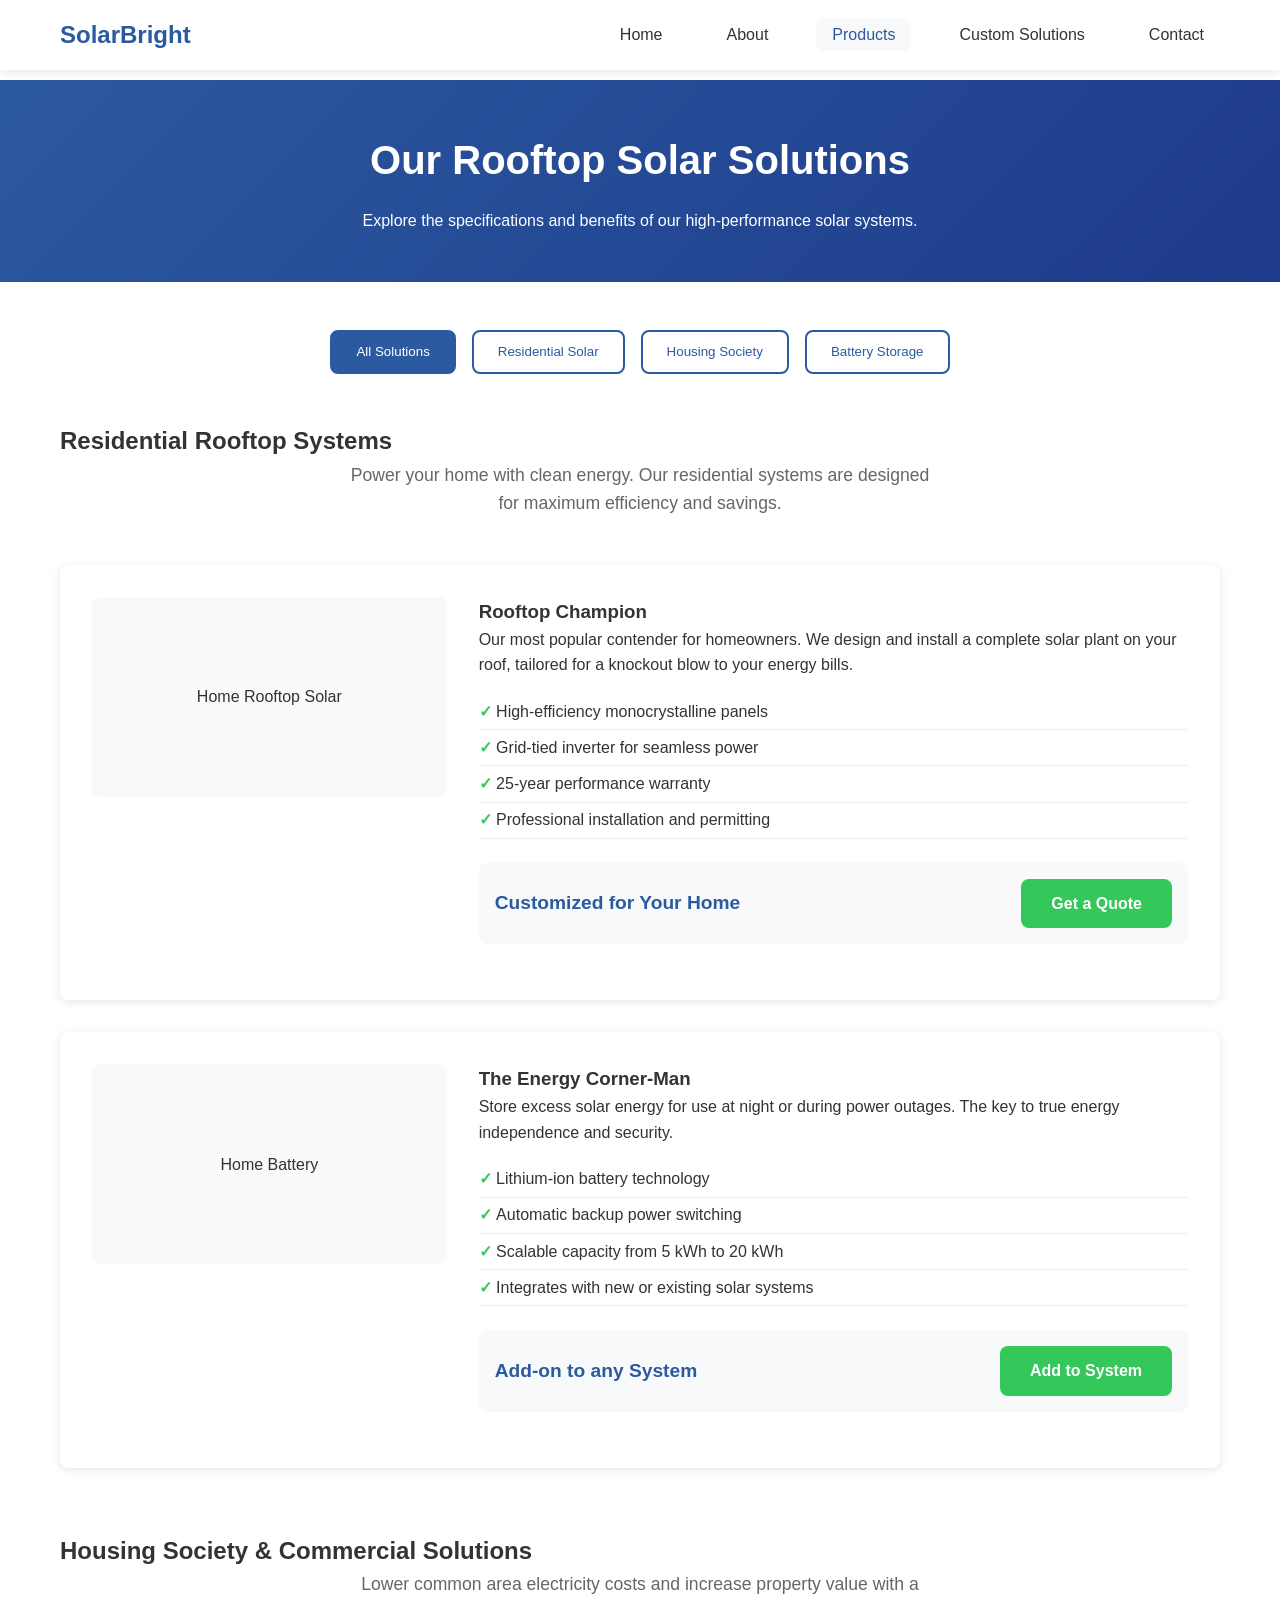
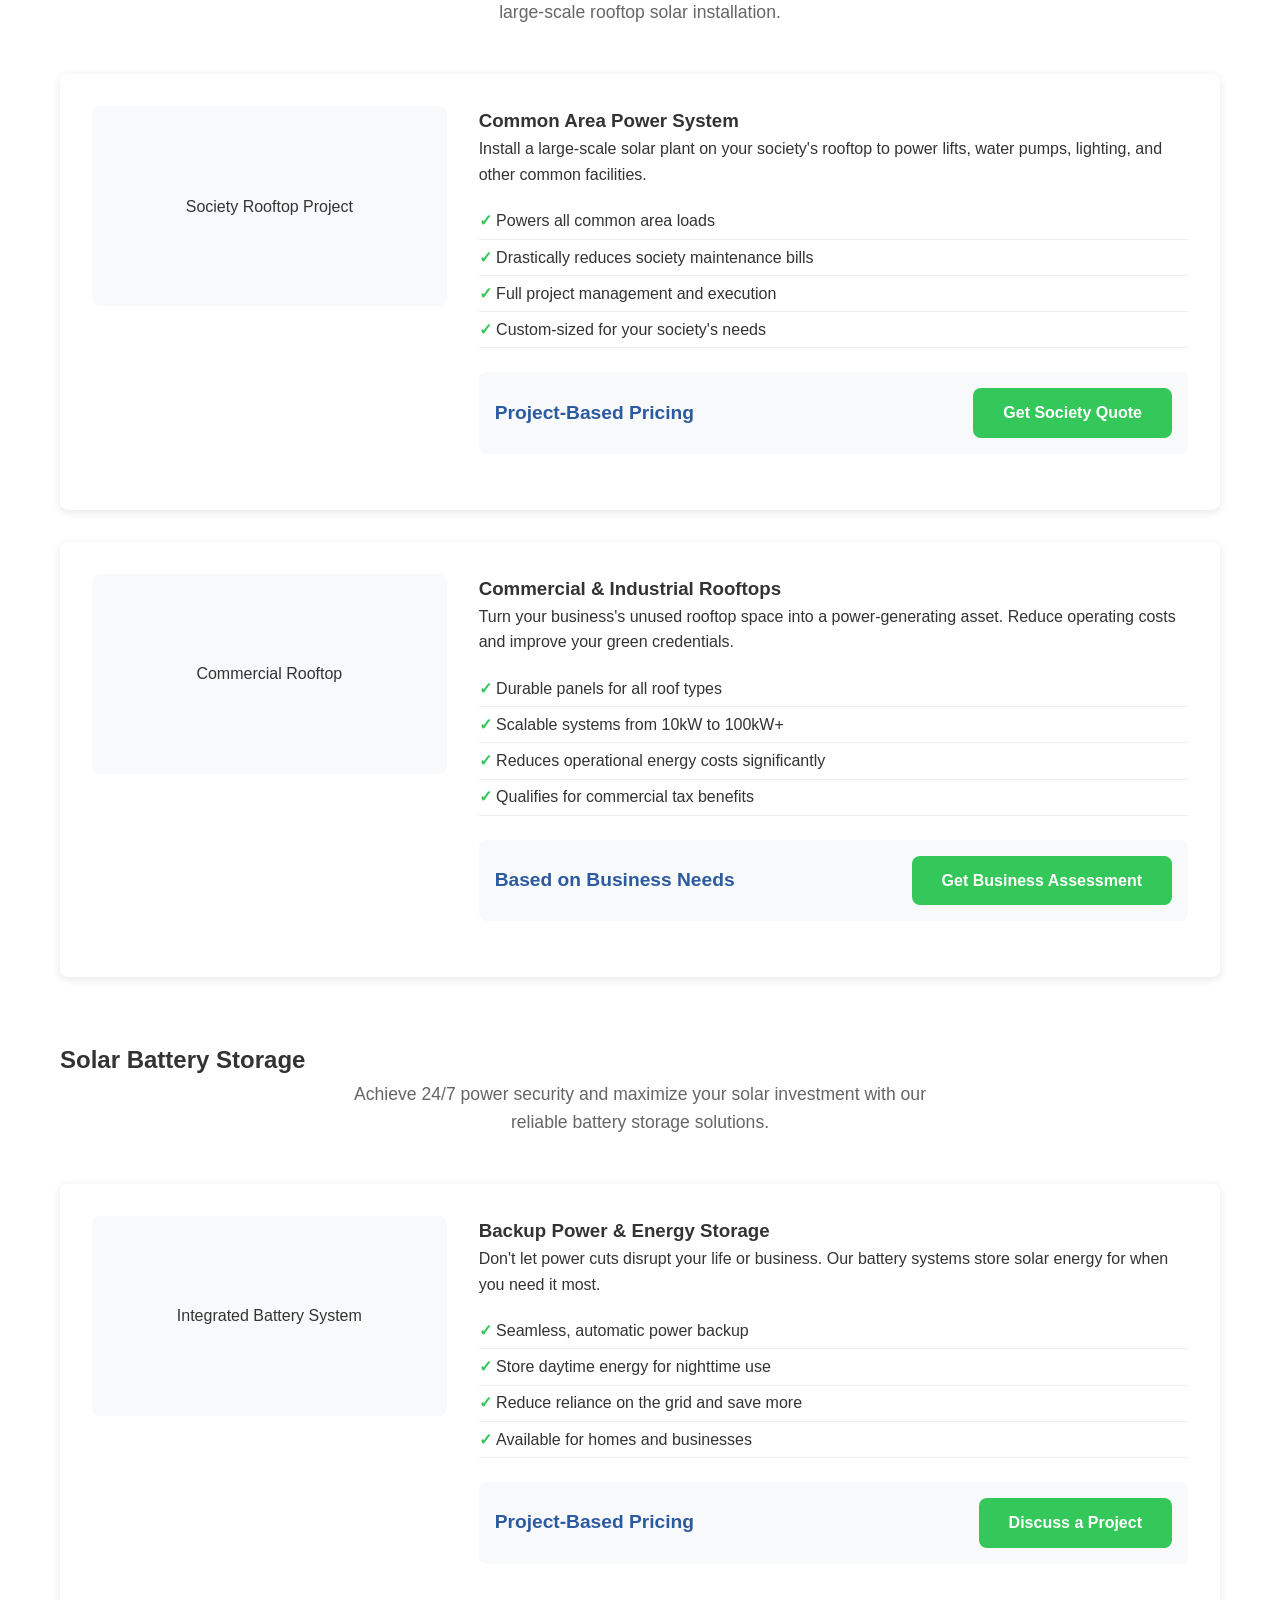
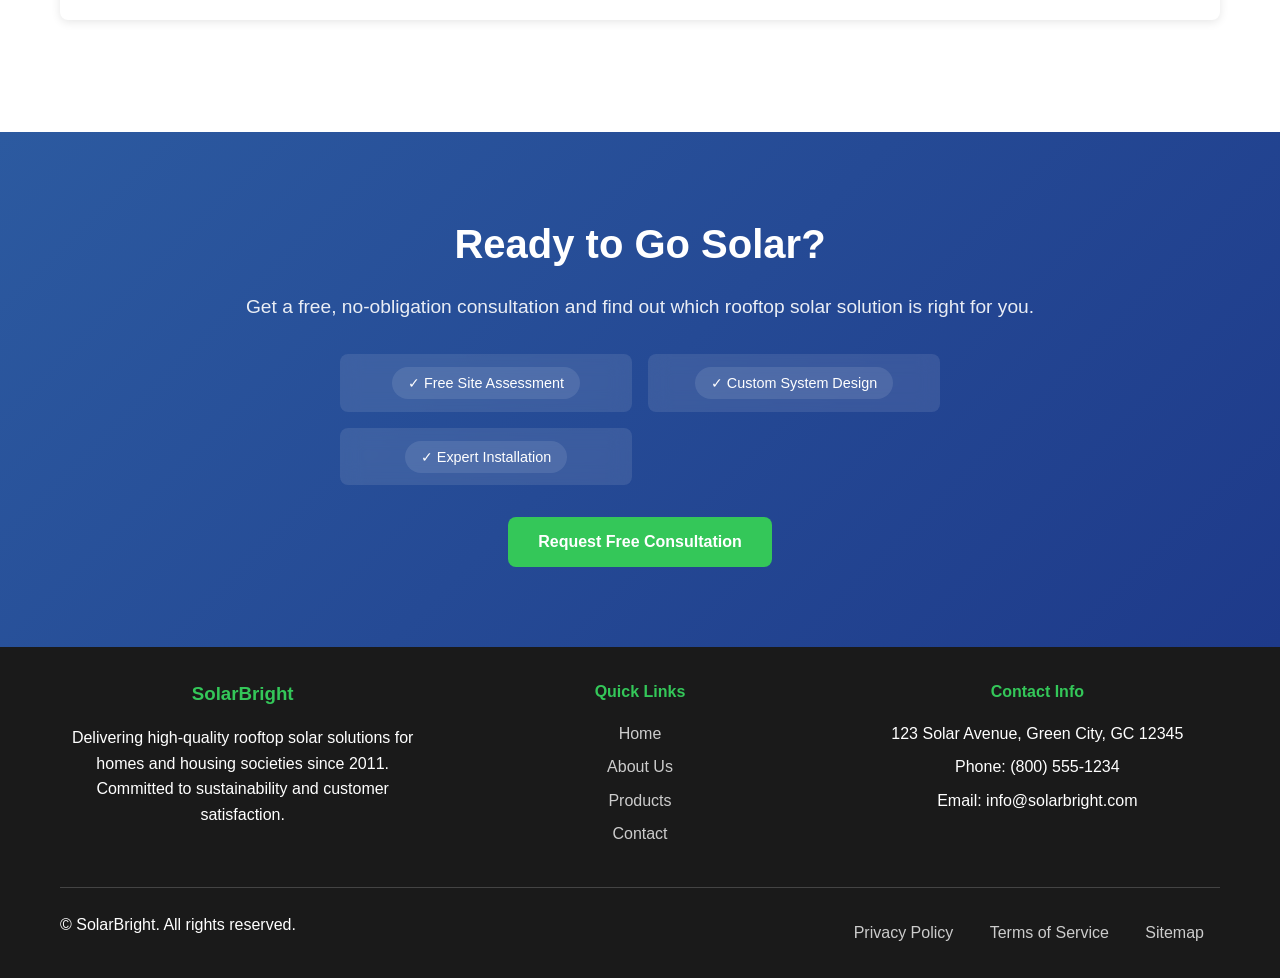
<file: Products.html>
<!DOCTYPE html>
<html lang="en">
<head>
    <meta charset="UTF-8">
    <meta name="viewport" content="width=device-width, initial-scale=1.0">
    <meta name="description" content="Explore SolarBright's high-efficiency rooftop solar systems for homes, housing societies, and commercial buildings.">
    <title>Our Rooftop Solar Solutions - SolarBright</title>
    <link rel="stylesheet" href="../assets/css/style.css">
    <link rel="icon" type="image/x-icon" href="../assets/img/favicon.ico">
</head>
<body>
    <!-- Navigation Bar -->
    <header>
        <nav class="navbar">
            <div class="container">
                <div class="nav-brand">
                    <h2>SolarBright</h2>
                </div>
                <ul class="nav-menu">
                    <li><a href="../index.html" class="nav-link">Home</a></li>
                    <li><a href="about.html" class="nav-link">About</a></li>
                    <li><a href="products.html" class="nav-link active">Products</a></li>
                    <li><a href="custom.html" class="nav-link">Custom Solutions</a></li>
                    <li><a href="contact.html" class="nav-link">Contact</a></li>
                </ul>
                <div class="hamburger">
                    <span></span>
                    <span></span>
                    <span></span>
                </div>
            </div>
        </nav>
    </header>

    <main>
        <!-- Page Header -->
        <section class="page-header">
            <div class="container">
                <h1>Our Rooftop Solar Solutions</h1>
                <p>Explore the specifications and benefits of our high-performance solar systems.</p>
            </div>
        </section>

        <!-- Product Categories -->
        <section class="product-categories">
            <div class="container">
                <div class="category-filters">
                    <button class="filter-btn active" data-filter="all">All Solutions</button>
                    <button class="filter-btn" data-filter="home">Residential Solar</button>
                    <button class="filter-btn" data-filter="society">Housing Society</button>
                    <button class="filter-btn" data-filter="storage">Battery Storage</button>
                </div>

                <!-- Home Solar Section -->
                <div id="home" class="category-section">
                    <h2>Residential Rooftop Systems</h2>
                    <p class="section-intro">Power your home with clean energy. Our residential systems are designed for maximum efficiency and savings.</p>
                    <div class="products-detailed-grid">
                        <div class="product-detailed-card">
                            <div class="product-image"><div class="image-placeholder"><span>Home Rooftop Solar</span></div></div>
                            <div class="product-details">
                                <h3>Rooftop Champion</h3>
                                <p>Our most popular contender for homeowners. We design and install a complete solar plant on your roof, tailored for a knockout blow to your energy bills.</p>
                                <ul class="product-specs">
                                    <li>High-efficiency monocrystalline panels</li>
                                    <li>Grid-tied inverter for seamless power</li>
                                    <li>25-year performance warranty</li>
                                    <li>Professional installation and permitting</li>
                                </ul>
                                <div class="product-pricing">
                                    <span class="price">Customized for Your Home</span>
                                    <a href="contact.html" class="btn btn-primary">Get a Quote</a>
                                </div>
                            </div>
                        </div>
                        <div class="product-detailed-card">
                            <div class="product-image"><div class="image-placeholder"><span>Home Battery</span></div></div>
                            <div class="product-details">
                                <h3>The Energy Corner-Man</h3>
                                <p>Store excess solar energy for use at night or during power outages. The key to true energy independence and security.</p>
                                <ul class="product-specs">
                                    <li>Lithium-ion battery technology</li>
                                    <li>Automatic backup power switching</li>
                                    <li>Scalable capacity from 5 kWh to 20 kWh</li>
                                    <li>Integrates with new or existing solar systems</li>
                                </ul>
                                <div class="product-pricing">
                                    <span class="price">Add-on to any System</span>
                                    <a href="contact.html" class="btn btn-primary">Add to System</a>
                                </div>
                            </div>
                        </div>
                    </div>
                </div>

                <!-- Housing Society Solar Section -->
                <div id="society" class="category-section">
                    <h2>Housing Society & Commercial Solutions</h2>
                    <p class="section-intro">Lower common area electricity costs and increase property value with a large-scale rooftop solar installation.</p>
                    <div class="products-detailed-grid">
                        <div class="product-detailed-card">
                            <div class="product-image"><div class="image-placeholder"><span>Society Rooftop Project</span></div></div>
                            <div class="product-details">
                                <h3>Common Area Power System</h3>
                                <p>Install a large-scale solar plant on your society's rooftop to power lifts, water pumps, lighting, and other common facilities.</p>
                                <ul class="product-specs">
                                    <li>Powers all common area loads</li>
                                    <li>Drastically reduces society maintenance bills</li>
                                    <li>Full project management and execution</li>
                                    <li>Custom-sized for your society's needs</li>
                                </ul>
                                <div class="product-pricing">
                                    <span class="price">Project-Based Pricing</span>
                                    <a href="contact.html" class="btn btn-primary">Get Society Quote</a>
                                </div>
                            </div>
                        </div>
                         <div class="product-detailed-card">
                            <div class="product-image"><div class="image-placeholder"><span>Commercial Rooftop</span></div></div>
                            <div class="product-details">
                                <h3>Commercial & Industrial Rooftops</h3>
                                <p>Turn your business's unused rooftop space into a power-generating asset. Reduce operating costs and improve your green credentials.</p>
                                <ul class="product-specs">
                                    <li>Durable panels for all roof types</li>
                                    <li>Scalable systems from 10kW to 100kW+</li>
                                    <li>Reduces operational energy costs significantly</li>
                                    <li>Qualifies for commercial tax benefits</li>
                                </ul>
                                <div class="product-pricing">
                                    <span class="price">Based on Business Needs</span>
                                    <a href="contact.html" class="btn btn-primary">Get Business Assessment</a>
                                </div>
                            </div>
                        </div>
                    </div>
                </div>

                <!-- Battery Storage Section -->
                <div id="storage" class="category-section">
                    <h2>Solar Battery Storage</h2>
                    <p class="section-intro">Achieve 24/7 power security and maximize your solar investment with our reliable battery storage solutions.</p>
                    <div class="products-detailed-grid">
                        <div class="product-detailed-card">
                            <div class="product-image"><div class="image-placeholder"><span>Integrated Battery System</span></div></div>
                            <div class="product-details">
                                <h3>Backup Power & Energy Storage</h3>
                                <p>Don't let power cuts disrupt your life or business. Our battery systems store solar energy for when you need it most.</p>
                                <ul class="product-specs">
                                    <li>Seamless, automatic power backup</li>
                                    <li>Store daytime energy for nighttime use</li>
                                    <li>Reduce reliance on the grid and save more</li>
                                    <li>Available for homes and businesses</li>
                                </ul>
                                <div class="product-pricing">
                                    <span class="price">Project-Based Pricing</span>
                                    <a href="contact.html" class="btn btn-primary">Discuss a Project</a>
                                </div>
                            </div>
                        </div>
                    </div>
                </div>
            </div>
        </section>

        <!-- CTA Section -->
        <section class="custom-cta">
            <div class="container">
                <div class="cta-content">
                    <h2>Ready to Go Solar?</h2>
                    <p>Get a free, no-obligation consultation and find out which rooftop solar solution is right for you.</p>
                    <div class="cta-features">
                        <div class="feature">
                            <span>✓ Free Site Assessment</span>
                        </div>
                        <div class="feature">
                            <span>✓ Custom System Design</span>
                        </div>
                        <div class="feature">
                            <span>✓ Expert Installation</span>
                        </div>
                    </div>
                    <a href="contact.html" class="btn btn-primary">Request Free Consultation</a>
                </div>
            </div>
        </section>
    </main>

    <footer>
        <div class="container">
            <div class="footer-content">
                <div class="footer-section">
                    <h3>SolarBright</h3>
                    <p>Delivering high-quality rooftop solar solutions for homes and housing societies since 2011. Committed to sustainability and customer satisfaction.</p>
                </div>
                <div class="footer-section">
                    <h4>Quick Links</h4>
                    <ul>
                        <li><a href="../index.html">Home</a></li>
                        <li><a href="about.html">About Us</a></li>
                        <li><a href="products.html">Products</a></li>
                        <li><a href="contact.html">Contact</a></li>
                    </ul>
                </div>
                <div class="footer-section">
                    <h4>Contact Info</h4>
                    <ul>
                        <li>123 Solar Avenue, Green City, GC 12345</li>
                        <li>Phone: (800) 555-1234</li>
                        <li>Email: info@solarbright.com</li>
                    </ul>
                </div>
            </div>
            <div class="footer-bottom">
                <p>&copy; <span id="current-year"></span> SolarBright. All rights reserved.</p>
                <div class="footer-links">
                    <a href="../privacy.html">Privacy Policy</a>
                    <a href="../terms.html">Terms of Service</a>
                    <a href="../sitemap.html">Sitemap</a>
                </div>
            </div>
        </div>
    </footer>

    <script src="../assets/js/script.js"></script>
</body>
</html>
</file>
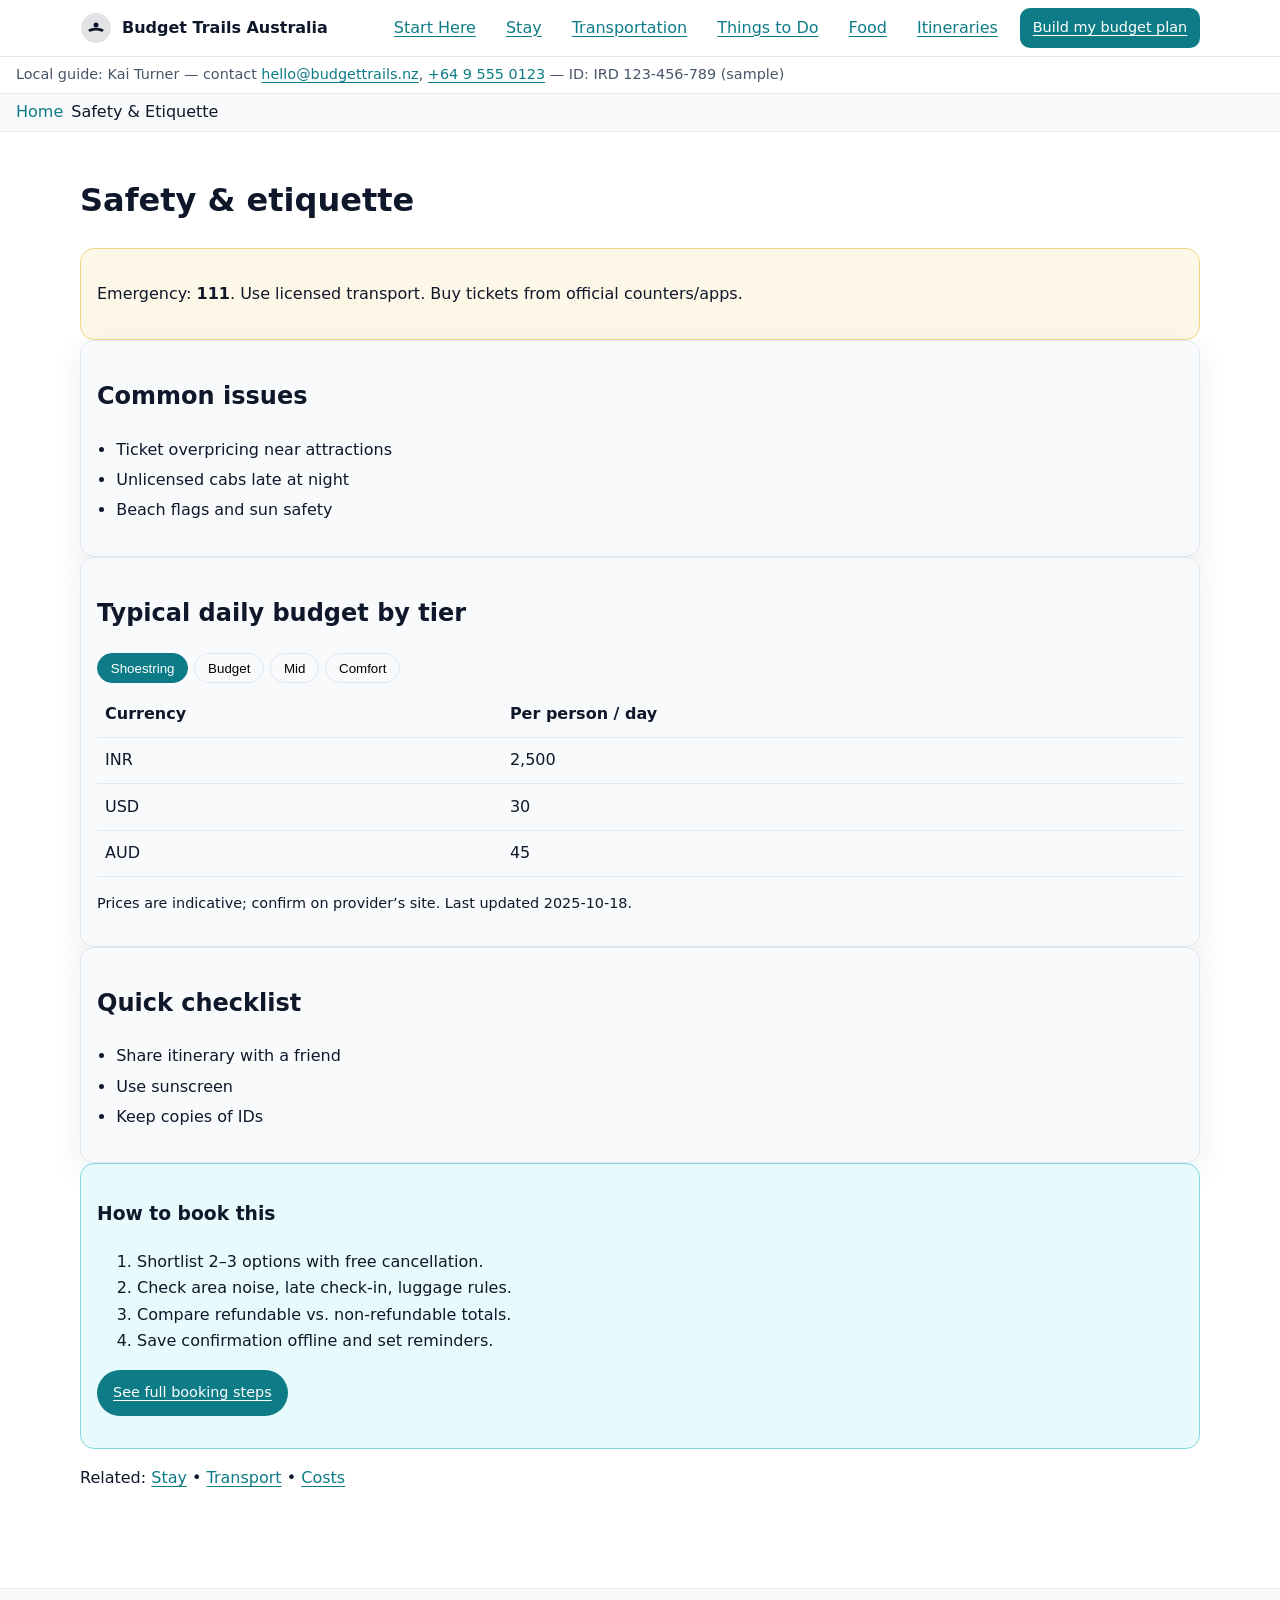
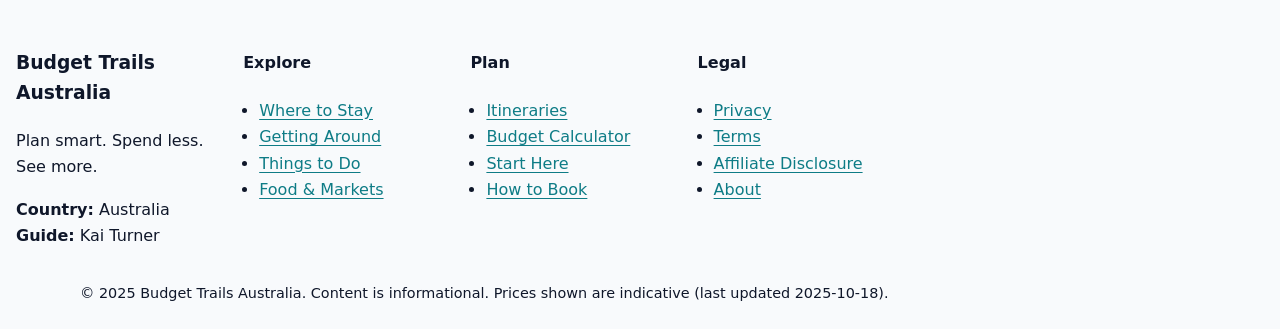
<file: safety.html>
<!DOCTYPE html>
<html lang="en">
<head>
<meta charset="utf-8">
<meta name="viewport" content="width=device-width, initial-scale=1">
<title>Safety — Budget Trails Australia</title>
<meta name="description" content="Scams to avoid, emergency numbers, and etiquette without fear‑mongering.">
<link rel="preload" href="assets/styles.css" as="style">
<link rel="stylesheet" href="assets/styles.css">
<script defer src="assets/site.js"></script>
<meta name="theme-color" content="#0e7c86">
</head>
<body>
<a class="skip-link" href="#main">Skip to content</a>
<header class="site-header" role="banner">
  <div class="container row between center">
    <a class="brand" href="index.html">
      <svg class="logo" viewBox="0 0 64 64" aria-hidden="true">
        <circle cx="32" cy="32" r="30" fill="currentColor" opacity=".12"/>
        <path d="M16 36c8-6 24-6 32 0l-4 4c-6-4-18-4-24 0l-4-4z" fill="currentColor"/>
        <circle cx="32" cy="26" r="5" fill="currentColor"/>
      </svg>
      <span class="brand-text">Budget Trails Australia</span>
    </a>
    <nav class="site-nav" aria-label="Primary">
      <button class="nav-toggle" aria-expanded="false" aria-controls="nav-list">Menu</button>
      <ul id="nav-list">
        <li><a href="start-here.html">Start Here</a></li>
        <li><a href="stay.html">Stay</a></li>
        <li><a href="transport.html">Transportation</a></li>
        <li><a href="things-to-do.html">Things to Do</a></li>
        <li><a href="food.html">Food</a></li>
        <li><a href="itineraries.html">Itineraries</a></li>
        <li><a href="costs.html" class="btn small">Build my budget plan</a></li>
      </ul>
    </nav>
  </div>
  <div class="contact-meta" role="note">
    Local guide: Kai Turner — contact <a href="mailto:hello@budgettrails.nz">hello@budgettrails.nz</a>, <a href="tel:+64 9 555 0123">+64 9 555 0123</a> — ID: IRD 123-456-789 (sample)
  </div>
</header>
<nav class="breadcrumb" aria-label="Breadcrumb"><ol><li><a href="index.html">Home</a></li><li aria-current="page">Safety & Etiquette</li></ol></nav>
<main id="main" class="container">

<h1>Safety & etiquette</h1>
<section class="notice">
  <p>Emergency: <strong>111</strong>. Use licensed transport. Buy tickets from official counters/apps.</p>
</section>
<section class="card">
  <h2>Common issues</h2>
  <ul class="checklist">
    <li>Ticket overpricing near attractions</li>
    <li>Unlicensed cabs late at night</li>
    <li>Beach flags and sun safety</li>
  </ul>
</section>

<section class="card">
  <h2>Typical daily budget by tier</h2>
  <div class="tabs" role="tablist" aria-label="Budget tiers">
    <button role="tab" aria-selected="true" aria-controls="tab-ss" id="tabbtn-ss">Shoestring</button>
    <button role="tab" aria-selected="false" aria-controls="tab-bu" id="tabbtn-bu">Budget</button>
    <button role="tab" aria-selected="false" aria-controls="tab-mi" id="tabbtn-mi">Mid</button>
    <button role="tab" aria-selected="false" aria-controls="tab-co" id="tabbtn-co">Comfort</button>
  </div>
  <div id="tab-ss" role="tabpanel" aria-labelledby="tabbtn-ss">
    <table class="striped">
      <thead><tr><th>Currency</th><th>Per person / day</th></tr></thead>
      <tbody>
        <tr><td>INR</td><td data-bind="tier.Shoestring.inr">2,500</td></tr>
        <tr><td>USD</td><td data-bind="tier.Shoestring.usd">30</td></tr>
        <tr><td>AUD</td><td data-bind="tier.Shoestring.local">45</td></tr>
      </tbody>
    </table>
  </div>
  <div id="tab-bu" role="tabpanel" aria-labelledby="tabbtn-bu" hidden>
    <table class="striped"><thead><tr><th>Currency</th><th>Per person / day</th></tr></thead>
      <tbody>
        <tr><td>INR</td><td data-bind="tier.Budget.inr">4,500</td></tr>
        <tr><td>USD</td><td data-bind="tier.Budget.usd">55</td></tr>
        <tr><td>AUD</td><td data-bind="tier.Budget.local">80</td></tr>
      </tbody>
    </table>
  </div>
  <div id="tab-mi" role="tabpanel" aria-labelledby="tabbtn-mi" hidden>
    <table class="striped"><thead><tr><th>Currency</th><th>Per person / day</th></tr></thead>
      <tbody>
        <tr><td>INR</td><td data-bind="tier.Mid.inr">9,000</td></tr>
        <tr><td>USD</td><td data-bind="tier.Mid.usd">110</td></tr>
        <tr><td>AUD</td><td data-bind="tier.Mid.local">160</td></tr>
      </tbody>
    </table>
  </div>
  <div id="tab-co" role="tabpanel" aria-labelledby="tabbtn-co" hidden>
    <table class="striped"><thead><tr><th>Currency</th><th>Per person / day</th></tr></thead>
      <tbody>
        <tr><td>INR</td><td data-bind="tier.Comfort.inr">17,000</td></tr>
        <tr><td>USD</td><td data-bind="tier.Comfort.usd">210</td></tr>
        <tr><td>AUD</td><td data-bind="tier.Comfort.local">300</td></tr>
      </tbody>
    </table>
  </div>
  <p class="small">Prices are indicative; confirm on provider’s site. Last updated <span data-bind="last_updated">2025-10-18</span>.</p>
</section>


<section class="card">
  <h2>Quick checklist</h2>
  <ul class="checklist"><li>Share itinerary with a friend</li><li>Use sunscreen</li><li>Keep copies of IDs</li></ul>
</section>


<section class="notice info">
  <h3>How to book this</h3>
  <ol class="compact">
    <li>Shortlist 2–3 options with free cancellation.</li>
    <li>Check area noise, late check-in, luggage rules.</li>
    <li>Compare refundable vs. non-refundable totals.</li>
    <li>Save confirmation offline and set reminders.</li>
  </ol>
  <p><a class="btn small" href="how-to-book.html">See full booking steps</a></p>
</section>


<p class="related">Related: <a href="stay.html">Stay</a> • <a href="transport.html">Transport</a> • <a href="costs.html">Costs</a></p>


</main>
<footer class="site-footer" role="contentinfo">
  <div class="container grid four">
    <section>
      <h3>Budget Trails Australia</h3>
      <p class="tagline">Plan smart. Spend less. See more.</p>
      <p><strong>Country:</strong> Australia<br>
      <strong>Guide:</strong> Kai Turner</p>
    </section>
    <section>
      <h4>Explore</h4>
      <ul class="list">
        <li><a href="stay.html">Where to Stay</a></li>
        <li><a href="transport.html">Getting Around</a></li>
        <li><a href="things-to-do.html">Things to Do</a></li>
        <li><a href="food.html">Food & Markets</a></li>
      </ul>
    </section>
    <section>
      <h4>Plan</h4>
      <ul class="list">
        <li><a href="itineraries.html">Itineraries</a></li>
        <li><a href="costs.html">Budget Calculator</a></li>
        <li><a href="start-here.html">Start Here</a></li>
        <li><a href="how-to-book.html">How to Book</a></li>
      </ul>
    </section>
    <section>
      <h4>Legal</h4>
      <ul class="list">
        <li><a href="privacy.html">Privacy</a></li>
        <li><a href="terms.html">Terms</a></li>
        <li><a href="affiliate-disclosure.html">Affiliate Disclosure</a></li>
        <li><a href="about.html">About</a></li>
      </ul>
    </section>
  </div>
  <div class="container small">© 2025 Budget Trails Australia. Content is informational. Prices shown are indicative (last updated 2025-10-18).</div>
</footer>
</body>
</html>
</file>
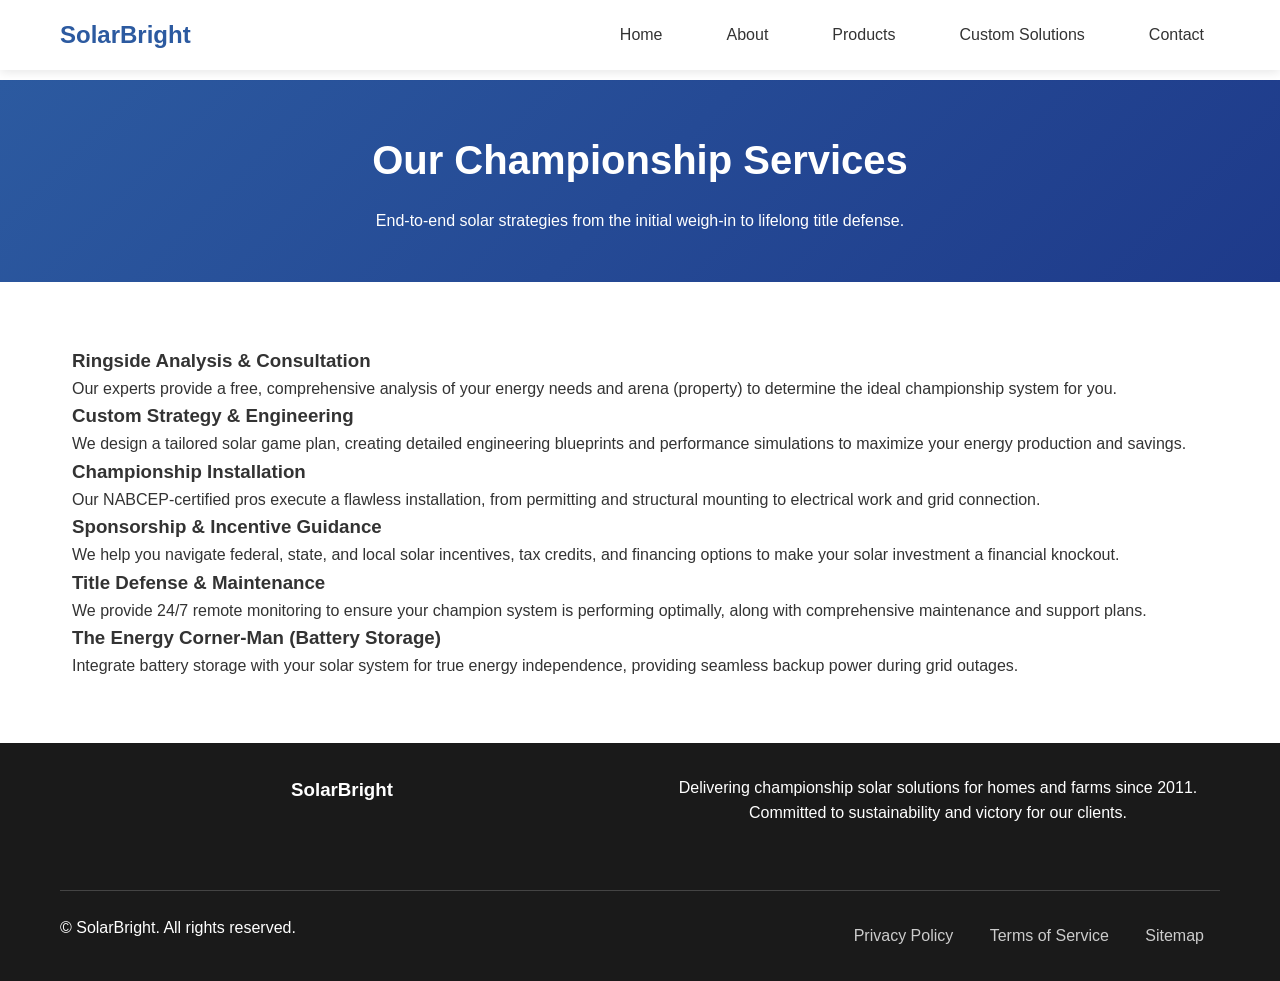
<file: Services.html>
<!DOCTYPE html>
<html lang="en">
<head>
    <meta charset="UTF-8">
    <meta name="viewport" content="width=device-width, initial-scale=1.0">
    <meta name="description" content="Explore SolarBright's championship services, from solar installation to custom-engineered energy strategies.">
    <title>Our Championship Services - SolarBright</title>
    <link rel="stylesheet" href="assets/css/style.css">
    <link rel="icon" type="image/x-icon" href="assets/img/favicon.ico">
</head>
<body>
    <header>
        <nav class="navbar">
            <div class="container">
                <div class="nav-brand">
                    <h2>SolarBright</h2>
                </div>
                <ul class="nav-menu">
                    <li><a href="index.html" class="nav-link">Home</a></li>
                    <li><a href="about.html" class="nav-link">About</a></li>
                    <li><a href="products.html" class="nav-link">Products</a></li>
                    <li><a href="custom.html" class="nav-link">Custom Solutions</a></li>
                    <li><a href="contact.html" class="nav-link">Contact</a></li>
                </ul>
                <div class="hamburger">
                    <span></span>
                    <span></span>
                    <span></span>
                </div>
            </div>
        </nav>
    </header>

    <main>
        <section class="page-header">
            <div class="container">
                <h1>Our Championship Services</h1>
                <p>End-to-end solar strategies from the initial weigh-in to lifelong title defense.</p>
            </div>
        </section>

        <section class="container" style="padding: 4rem 2rem;">
            <div class="services-grid">
                <div class="service-card">
                    <h3>Ringside Analysis & Consultation</h3>
                    <p>Our experts provide a free, comprehensive analysis of your energy needs and arena (property) to determine the ideal championship system for you.</p>
                </div>
                
                <div class="service-card">
                    <h3>Custom Strategy & Engineering</h3>
                    <p>We design a tailored solar game plan, creating detailed engineering blueprints and performance simulations to maximize your energy production and savings.</p>
                </div>
                
                <div class="service-card">
                    <h3>Championship Installation</h3>
                    <p>Our NABCEP-certified pros execute a flawless installation, from permitting and structural mounting to electrical work and grid connection.</p>
                </div>
                
                <div class="service-card">
                    <h3>Sponsorship & Incentive Guidance</h3>
                    <p>We help you navigate federal, state, and local solar incentives, tax credits, and financing options to make your solar investment a financial knockout.</p>
                </div>
                
                <div class="service-card">
                    <h3>Title Defense & Maintenance</h3>
                    <p>We provide 24/7 remote monitoring to ensure your champion system is performing optimally, along with comprehensive maintenance and support plans.</p>
                </div>
                
                <div class="service-card">
                    <h3>The Energy Corner-Man (Battery Storage)</h3>
                    <p>Integrate battery storage with your solar system for true energy independence, providing seamless backup power during grid outages.</p>
                </div>
            </div>
        </section>
    </main>

    <footer>
        <div class="container" style="text-align: center;">
            <div class="footer-content" style="padding-bottom: 2rem;">
                <h3>SolarBright</h3>
                <p>Delivering championship solar solutions for homes and farms since 2011. Committed to sustainability and victory for our clients.</p>
            </div>
            <div class="footer-bottom">
                <p>&copy; <span id="current-year"></span> SolarBright. All rights reserved.</p>
                <div class="footer-links">
                    <a href="privacy.html">Privacy Policy</a>
                    <a href="terms.html">Terms of Service</a>
                    <a href="sitemap.html">Sitemap</a>
                </div>
            </div>
        </div>
    </footer>

    <script src="assets/js/script.js"></script>
</body>
</html>
</file>
<file: assets/styles.css>
:root{
  --bg:#ffffff; --ink:#0f172a; --muted:#475569;
  --brand:#0e7c86; --brand-2:#0ea5a3; --card:#f8fafc;
  --line:#e2e8f0; --ok:#16a34a; --warn:#ca8a04; --err:#dc2626;
  --radius:14px; --space:16px; --max:72rem;
  --shadow:0 10px 30px rgba(2,44,53,.08);
  --ease:cubic-bezier(.2,.7,.3,1);
  --fade: 260ms var(--ease);
  --step-0: clamp(15px, 3.5vw, 16px);
  --step-1: clamp(18px, 4vw, 22px);
  --step-2: clamp(22px, 5vw, 28px);
  --step-3: clamp(26px, 6vw, 34px);
}
@media (prefers-color-scheme: dark){
  :root{ --bg:#0b1b20; --ink:#e6f2f4; --muted:#9fb4b8; --card:#0f2429; --line:#17383f; }
}
*{box-sizing:border-box}
html,body{margin:0;background:var(--bg);color:var(--ink);font-family: system-ui, -apple-system, Segoe UI, Roboto, Arial, sans-serif;font-size:var(--step-0);line-height:1.65}
img{max-width:100%;height:auto}
a{color:var(--brand);text-underline-offset:.2em}
main.container{padding-top:1.25rem;padding-bottom:2rem}
.container{max-width:var(--max);margin:auto;padding:0 var(--space)}
.site-header{position:sticky;top:0;background:var(--bg);box-shadow:0 1px 0 var(--line);z-index:20}
.site-header .row{display:flex;gap:12px;min-height:56px}
.row.between{justify-content:space-between}.row.center{align-items:center}
.brand{display:flex;align-items:center;gap:10px;color:inherit;text-decoration:none}
.logo{width:32px;height:32px}
.brand-text{font-weight:700}
.site-nav ul{list-style:none;display:flex;gap:14px;margin:0;padding:0;align-items:center}
.site-nav ul li a{display:block;padding:.6rem .5rem;border-radius:10px}
.site-nav ul li a:hover{background:rgba(14,124,134,.08)}
.site-nav .btn.small{padding:.5rem .8rem}
.nav-toggle{display:none;border:1px solid var(--line);background:transparent;padding:.4rem .6rem;border-radius:10px}
@media (max-width: 820px){
  .site-nav ul{display:none;position:absolute;right:12px;top:60px;background:var(--bg);box-shadow:var(--shadow);padding:12px;border:1px solid var(--line);border-radius:var(--radius);flex-direction:column;min-width:240px}
  .nav-toggle{display:inline-block}
}
.contact-meta{font-size:.9rem;color:var(--muted);border-top:1px solid var(--line);padding:6px var(--space)}
.breadcrumb{border-bottom:1px solid var(--line);background:var(--card)}
.breadcrumb ol{list-style:none;margin:0;padding:6px var(--space);display:flex;gap:8px;flex-wrap:wrap}
.breadcrumb a{text-decoration:none}
.hero{padding:2.6rem 0 1.6rem}
.hero h1{font-size:var(--step-3);line-height:1.2;margin:0 0 .4rem}
.hero p{max-width:60ch}
.lead{font-size:var(--step-1)}
.grid{display:grid;gap:16px;margin:1rem 0}
.grid.two{grid-template-columns: repeat(auto-fill, minmax(260px,1fr))}
.grid.three{grid-template-columns: repeat(auto-fill, minmax(180px,1fr))}
.grid.four{grid-template-columns: repeat(auto-fill, minmax(200px,1fr))}
.card{background:var(--card);border:1px solid var(--line);border-radius:var(--radius);padding:1rem;box-shadow:var(--shadow)}
.list{padding-left:1rem}
.list-cards{display:grid;grid-template-columns: repeat(auto-fill, minmax(220px,1fr)); gap:12px}
.list-cards > *{background:var(--card);border:1px solid var(--line);border-radius:var(--radius);padding:0.8rem}
.striped{width:100%;border-collapse:collapse}
.striped th, .striped td{border-bottom:1px solid var(--line);padding:.6rem .5rem;text-align:left;vertical-align:top}
.notice{background: #fdf7e7;border:1px solid #f3d783;border-radius:var(--radius);padding:1rem}
.notice.info{background:#e7fbfd;border-color:#83d7e0}
.badge{display:inline-block;border:1px solid var(--line);padding:.25rem .5rem;border-radius:999px;font-size:.8rem}
.btn{display:inline-block;background:var(--brand);color:white;border:none;border-radius:999px;padding:.7rem 1rem;cursor:pointer;transition:transform .1s}
.btn:hover{transform:translateY(-1px)}
.btn.ghost{background:transparent;color:var(--brand);border:1px solid var(--brand)}
.small{font-size:.9rem}
.checklist{padding-left:1.2rem}
.checklist li{margin:.25rem 0}
.timeline{counter-reset: step}
.timeline li{position:relative;padding-left:2rem;margin:.35rem 0}
.timeline li::before{counter-increment: step; content: counter(step); position:absolute;left:0;top:0.1rem;background:var(--brand);color:#fff;width:1.4rem;height:1.4rem;border-radius:50%;display:grid;place-items:center;font-size:.8rem}
.skip-link{position:absolute;left:-9999px;top:auto}
.skip-link:focus{left:8px;top:8px;background:#fff;padding:.4rem;border:1px solid var(--brand)}
.site-footer{margin-top:3rem;border-top:1px solid var(--line);padding:1.5rem 0;background:var(--card)}
.related{margin-top:1rem}
/* Tabs */
.tabs{display:flex;gap:6px;margin:.5rem 0;flex-wrap:wrap}
[role="tab"]{background:transparent;border:1px solid var(--line);border-radius:999px;padding:.4rem .8rem}
[role="tab"][aria-selected="true"]{background:var(--brand);color:#fff;border-color:var(--brand)}
[role="tabpanel"]{margin-top:.5rem}
/* Accordion */
.accordion .item{border:1px solid var(--line);border-radius:var(--radius);margin:.5rem 0;overflow:hidden}
.accordion button{width:100%;text-align:left;padding:.8rem;background:var(--card);border:0}
.accordion .panel{padding:.8rem;border-top:1px solid var(--line)}
/* Animations */
.reveal{opacity:0; transform: translateY(18px); transition: opacity var(--fade), transform var(--fade)}
.reveal.is-visible{opacity:1; transform:none}
.progress{height:8px;background:var(--line);border-radius:999px;margin:.8rem 0;overflow:hidden}
.progress #prog{height:100%;width:0;background:var(--brand-2)}
@media (prefers-reduced-motion: reduce){
  *{transition:none!important; animation:none!important}
  .reveal{opacity:1; transform:none}
}
@media print{
  .site-header,.site-footer,.breadcrumb,.contact-meta,.btn,.notice,.tabs{display:none!important}
  main{padding:0}
}
/* FULLSCREEN BACKGROUND IMAGE */
body {
  background: transparent;
}
 
#fullscreen-bg-image {
  position: fixed;
  top: 0;
  left: 0;
  width: 100%;
  height: 100%;
  z-index: -1;
  background-size: cover;
  background-position: center;
  background-repeat: no-repeat;
  background-image: url('../img/mob.png');
}
 
@media (min-width:1024px) {
  #fullscreen-bg-image {
    background-image: url('../img/lap.png');
  }
}
 
/* RESPONSIVE */
@media(max-width:980px) {
  .hero .grid,
  .grid-2,
  .grid-3,
  .blog-grid {
    grid-template-columns: 1fr;
  }
}
</file>
<file: assets/popup.css>
.modal-backdrop{
  position:fixed; inset:0; display:none;
  align-items:center; justify-content:center;
  background:rgba(0,0,0,.55); z-index:9999;
}
 
.modal{
  background:#fff; width:90%; max-width:420px;
  padding:24px 28px; border-radius:14px;
  box-shadow:0 8px 30px rgba(0,0,0,.25);
  font-family:Inter,system-ui,Arial,sans-serif; text-align:center;
}
 
.modal h3{margin:0 0 10px; font-size:1.25rem; color:#111827;}
.modal p{margin:0 0 18px; color:#374151; line-height:1.6; font-size:.95rem;}
 
.modal-actions{display:flex; gap:12px; justify-content:center; flex-wrap:wrap;}
 
.btn{border:0; padding:10px 16px; border-radius:8px; cursor:pointer; font-weight:600;}
.btn:hover{filter:brightness(0.97);}
.btn.ghost{background:#f3f4f6; color:#111;}
.btn{background:#2563eb; color:#fff;}
 
 
/* instruction */
/* index.html */
/* <link rel="stylesheet" href="assets/css/popup.css">
<script src="assets/js/popup.js" defer></script>
<script>
  document.addEventListener('DOMContentLoaded', () => {
    PopupIndex(); // only for index.html
  });
</script> */
 
/* lander.html */
/* <link rel="stylesheet" href="assets/css/popup.css">
<script src="assets/js/popup.js" defer></script>
<script>
  document.addEventListener('DOMContentLoaded', () => {
    PopupLander(); // only for lander.html
  });
</script> */
</file>
<file: assets/css/style.css>
/* Reset and Base Styles */
* {
    margin: 0;
    padding: 0;
    box-sizing: border-box;
}

:root {
    --primary-color: #2c5aa0;
    --secondary-color: #34c759;
    --accent-color: #ff6b35;
    --text-dark: #333;
    --text-light: #666;
    --background-light: #f8f9fa;
    --white: #ffffff;
    --shadow: 0 2px 10px rgba(0,0,0,0.1);
    --border-radius: 8px;
}

body {
    font-family: 'Segoe UI', Tahoma, Geneva, Verdana, sans-serif;
    line-height: 1.6;
    color: var(--text-dark);
    background-color: var(--white);
}
.container {
    max-width: 1200px;
    margin: 0 auto;
    padding: 0 20px;
}

/* Navigation Placeholder */
.nav-placeholder {
    background: var(--primary-color);
    color: white;
    padding: 1rem;
    text-align: center;
    border-bottom: 3px solid var(--secondary-color);
}

.nav-placeholder h3 {
    margin-bottom: 0.5rem;
}

/* Hero Section */
.hero {
    background: linear-gradient(135deg, var(--primary-color), #1e3a8a);
    color: white;
    padding: 4rem 0;
    text-align: center;
}

.hero h1 {
    font-size: 3rem;
    margin-bottom: 1rem;
    font-weight: 700;
}

.hero-subtitle {
    font-size: 1.3rem;
    margin-bottom: 2rem;
    opacity: 0.9;
}

.hero-buttons {
    display: flex;
    gap: 1rem;
    justify-content: center;
    flex-wrap: wrap;
}

/* Buttons */
.btn {
    padding: 12px 30px;
    border: none;
    border-radius: var(--border-radius);
    font-size: 1rem;
    font-weight: 600;
    cursor: pointer;
    transition: all 0.3s ease;
    text-decoration: none;
    display: inline-block;
}

.btn-primary {
    background: var(--secondary-color);
    color: white;
}

.btn-primary:hover {
    background: #2daa4c;
    transform: translateY(-2px);
}

.btn-secondary {
    background: transparent;
    color: white;
    border: 2px solid white;
}

.btn-secondary:hover {
    background: white;
    color: var(--primary-color);
}

/* Features Section */
.features {
    padding: 5rem 0;
    background: var(--background-light);
}

.features h2 {
    text-align: center;
    font-size: 2.5rem;
    margin-bottom: 3rem;
    color: var(--primary-color);
}

.features-grid {
    display: grid;
    grid-template-columns: repeat(auto-fit, minmax(250px, 1fr));
    gap: 2rem;
}

.feature-card {
    background: var(--white);
    padding: 2rem;
    border-radius: var(--border-radius);
    box-shadow: var(--shadow);
    text-align: center;
    transition: transform 0.3s ease;
}

.feature-card:hover {
    transform: translateY(-5px);
}

.feature-icon {
    font-size: 3rem;
    margin-bottom: 1rem;
}

.feature-card h3 {
    color: var(--primary-color);
    margin-bottom: 1rem;
    font-size: 1.3rem;
}

/* Products Section */
.products {
    padding: 5rem 0;
}

.products h2 {
    text-align: center;
    font-size: 2.5rem;
    margin-bottom: 3rem;
    color: var(--primary-color);
}

.products-grid {
    display: grid;
    grid-template-columns: repeat(auto-fit, minmax(300px, 1fr));
    gap: 2rem;
}

.product-card {
    background: var(--white);
    padding: 2rem;
    border-radius: var(--border-radius);
    box-shadow: var(--shadow);
    border-top: 4px solid var(--secondary-color);
}

.product-card h3 {
    color: var(--primary-color);
    margin-bottom: 1.5rem;
    font-size: 1.4rem;
}

.product-card ul {
    list-style: none;
}

.product-card li {
    padding: 0.5rem 0;
    border-bottom: 1px solid #eee;
}

.product-card li:before {
    content: "✓ ";
    color: var(--secondary-color);
    font-weight: bold;
}

/* Process Section */
.process {
    padding: 5rem 0;
    background: var(--background-light);
}

.process h2 {
    text-align: center;
    font-size: 2.5rem;
    margin-bottom: 3rem;
    color: var(--primary-color);
}

.process-steps {
    display: grid;
    grid-template-columns: repeat(auto-fit, minmax(200px, 1fr));
    gap: 2rem;
}

.step {
    text-align: center;
    padding: 2rem 1rem;
}

.step-number {
    display: inline-block;
    width: 50px;
    height: 50px;
    background: var(--primary-color);
    color: white;
    border-radius: 50%;
    line-height: 50px;
    font-size: 1.2rem;
    font-weight: bold;
    margin-bottom: 1rem;
}

.step h4 {
    color: var(--primary-color);
    margin-bottom: 1rem;
}

/* CTA Section */
.cta {
    padding: 4rem 0;
    background: linear-gradient(135deg, var(--primary-color), #1e3a8a);
    color: white;
    text-align: center;
}

.cta h2 {
    font-size: 2.2rem;
    margin-bottom: 1rem;
}

.cta p {
    font-size: 1.2rem;
    margin-bottom: 2rem;
    opacity: 0.9;
}

/* Footer */
footer {
    background: #1a1a1a;
    color: white;
    padding: 2rem 0;
    text-align: center;
}

.footer-links {
    margin-top: 1rem;
}

.footer-links a {
    color: #ccc;
    margin: 0 1rem;
    text-decoration: none;
    transition: color 0.3s ease;
}

.footer-links a:hover {
    color: var(--secondary-color);
}

/* Responsive Design */
@media (max-width: 768px) {
    .hero h1 {
        font-size: 2.2rem;
    }
    
    .hero-subtitle {
        font-size: 1.1rem;
    }
    
    .features h2,
    .products h2,
    .process h2 {
        font-size: 2rem;
    }
    
    .hero-buttons {
        flex-direction: column;
        align-items: center;
    }
    
    .btn {
        width: 200px;
    }
}

@media (max-width: 480px) {
    .container {
        padding: 0 15px;
    }
    
    .hero {
        padding: 3rem 0;
    }
    
    .features,
    .products,
    .process {
        padding: 3rem 0;
    }
    
    .feature-card,
    .product-card {
        padding: 1.5rem;
    }
}
/* Navigation Styles */
.navbar {
    background: var(--white);
    box-shadow: var(--shadow);
    position: fixed;
    top: 0;
    width: 100%;
    z-index: 1000;
}

.navbar .container {
    display: flex;
    justify-content: space-between;
    align-items: center;
    padding: 1rem 20px;
}

.nav-brand h2 {
    color: var(--primary-color);
    margin: 0;
}

.nav-menu {
    display: flex;
    list-style: none;
    gap: 2rem;
    margin: 0;
}

.nav-link {
    text-decoration: none;
    color: var(--text-dark);
    font-weight: 500;
    transition: color 0.3s ease;
    padding: 0.5rem 1rem;
    border-radius: var(--border-radius);
}

.nav-link:hover,
.nav-link.active {
    color: var(--primary-color);
    background: var(--background-light);
}

.hamburger {
    display: none;
    flex-direction: column;
    cursor: pointer;
}

.hamburger span {
    width: 25px;
    height: 3px;
    background: var(--primary-color);
    margin: 3px 0;
    transition: 0.3s;
}

/* Hero Stats */
.hero-stats {
    display: flex;
    justify-content: center;
    gap: 3rem;
    margin: 2rem 0;
    flex-wrap: wrap;
}

.stat {
    text-align: center;
}

.stat-number {
    display: block;
    font-size: 2.5rem;
    font-weight: bold;
    color: var(--secondary-color);
}

.stat-label {
    font-size: 0.9rem;
    opacity: 0.9;
}

/* Trust Badges */
.trust-badges {
    padding: 2rem 0;
    background: var(--white);
    border-bottom: 1px solid #eee;
}

.badges-grid {
    display: grid;
    grid-template-columns: repeat(auto-fit, minmax(200px, 1fr));
    gap: 1rem;
    text-align: center;
}

.badge {
    padding: 1rem;
    background: var(--background-light);
    border-radius: var(--border-radius);
    font-weight: 500;
}

/* Product Badges */
.product-badge {
    position: absolute;
    top: -10px;
    right: 20px;
    background: var(--accent-color);
    color: white;
    padding: 0.3rem 1rem;
    border-radius: 20px;
    font-size: 0.8rem;
    font-weight: bold;
}

.product-card {
    position: relative;
    padding-top: 2rem;
}

.product-cta {
    margin-top: 1.5rem;
    text-align: center;
}

.btn-outline {
    background: transparent;
    border: 2px solid var(--primary-color);
    color: var(--primary-color);
}

.btn-outline:hover {
    background: var(--primary-color);
    color: white;
}

/* Industries Section */
.industries {
    padding: 5rem 0;
    background: var(--background-light);
}

.industries h2 {
    text-align: center;
    font-size: 2.5rem;
    margin-bottom: 3rem;
    color: var(--primary-color);
}

.industries-grid {
    display: grid;
    grid-template-columns: repeat(auto-fit, minmax(300px, 1fr));
    gap: 2rem;
}

.industry-card {
    background: var(--white);
    padding: 2rem;
    border-radius: var(--border-radius);
    box-shadow: var(--shadow);
    transition: transform 0.3s ease;
}

.industry-card:hover {
    transform: translateY(-5px);
}

.industry-card h4 {
    color: var(--primary-color);
    margin-bottom: 1rem;
}

/* Testimonials */
.testimonials {
    padding: 5rem 0;
}

.testimonials h2 {
    text-align: center;
    font-size: 2.5rem;
    margin-bottom: 3rem;
    color: var(--primary-color);
}

.testimonials-grid {
    display: grid;
    grid-template-columns: repeat(auto-fit, minmax(300px, 1fr));
    gap: 2rem;
}

.testimonial-card {
    background: var(--white);
    padding: 2rem;
    border-radius: var(--border-radius);
    box-shadow: var(--shadow);
    border-left: 4px solid var(--secondary-color);
}

.testimonial-text {
    font-style: italic;
    margin-bottom: 1.5rem;
    line-height: 1.6;
}

.testimonial-author strong {
    display: block;
    color: var(--primary-color);
}

.testimonial-author span {
    font-size: 0.9rem;
    color: var(--text-light);
}

/* Enhanced CTA */
.cta-buttons {
    display: flex;
    gap: 1rem;
    justify-content: center;
    margin-bottom: 2rem;
    flex-wrap: wrap;
}

.cta-features {
    display: flex;
    gap: 2rem;
    justify-content: center;
    flex-wrap: wrap;
}

.cta-features span {
    background: rgba(255,255,255,0.1);
    padding: 0.5rem 1rem;
    border-radius: 20px;
    font-size: 0.9rem;
}

/* Enhanced Footer */
.footer-content {
    display: grid;
    grid-template-columns: repeat(auto-fit, minmax(250px, 1fr));
    gap: 2rem;
    margin-bottom: 2rem;
}

.footer-section h3,
.footer-section h4 {
    color: var(--secondary-color);
    margin-bottom: 1rem;
}

.footer-section ul {
    list-style: none;
}

.footer-section li {
    margin-bottom: 0.5rem;
}

.footer-section a {
    color: #ccc;
    text-decoration: none;
    transition: color 0.3s ease;
}

.footer-section a:hover {
    color: var(--secondary-color);
}

.footer-bottom {
    border-top: 1px solid #444;
    padding-top: 1rem;
    display: flex;
    justify-content: space-between;
    align-items: center;
    flex-wrap: wrap;
}

/* Section Intro */
.section-intro {
    text-align: center;
    max-width: 600px;
    margin: 0 auto 3rem;
    font-size: 1.1rem;
    color: var(--text-light);
}

/* Responsive Navigation */
@media (max-width: 768px) {
    .nav-menu {
        position: fixed;
        left: -100%;
        top: 70px;
        flex-direction: column;
        background-color: var(--white);
        width: 100%;
        text-align: center;
        transition: 0.3s;
        box-shadow: var(--shadow);
        padding: 2rem 0;
    }

    .nav-menu.active {
        left: 0;
    }

    .hamburger {
        display: flex;
    }

    .hamburger.active span:nth-child(2) {
        opacity: 0;
    }

    .hamburger.active span:nth-child(1) {
        transform: translateY(8px) rotate(45deg);
    }

    .hamburger.active span:nth-child(3) {
        transform: translateY(-8px) rotate(-45deg);
    }

    .hero-stats {
        gap: 1.5rem;
    }

    .stat-number {
        font-size: 2rem;
    }

    .footer-bottom {
        flex-direction: column;
        gap: 1rem;
        text-align: center;
    }
}

/* Body padding for fixed nav */
body {
    padding-top: 80px;
}
/* Page Header */
.page-header {
    background: linear-gradient(135deg, var(--primary-color), #1e3a8a);
    color: white;
    padding: 3rem 0;
    text-align: center;
}

.page-header h1 {
    font-size: 2.5rem;
    margin-bottom: 1rem;
}

/* About Page Styles */
.company-story {
    padding: 5rem 0;
}

.story-grid {
    display: grid;
    grid-template-columns: 2fr 1fr;
    gap: 4rem;
    align-items: center;
}

.story-image .image-placeholder {
    background: var(--background-light);
    height: 300px;
    display: flex;
    align-items: center;
    justify-content: center;
    border-radius: var(--border-radius);
}

.milestones {
    margin-top: 2rem;
}

.milestone {
    display: flex;
    align-items: center;
    margin-bottom: 1rem;
    padding: 1rem;
    background: var(--background-light);
    border-radius: var(--border-radius);
}

.year {
    background: var(--primary-color);
    color: white;
    padding: 0.5rem 1rem;
    border-radius: 20px;
    font-weight: bold;
    margin-right: 1rem;
}

.mission-vision {
    padding: 4rem 0;
    background: var(--background-light);
}

.mv-grid {
    display: grid;
    grid-template-columns: 1fr 1fr;
    gap: 3rem;
}

.mv-card {
    background: var(--white);
    padding: 2rem;
    border-radius: var(--border-radius);
    box-shadow: var(--shadow);
}

.values {
    padding: 5rem 0;
}

.values-grid {
    display: grid;
    grid-template-columns: repeat(auto-fit, minmax(250px, 1fr));
    gap: 2rem;
}

.value-card {
    text-align: center;
    padding: 2rem 1rem;
}

.value-icon {
    font-size: 3rem;
    margin-bottom: 1rem;
}

.team {
    padding: 5rem 0;
    background: var(--background-light);
}

.team-grid {
    display: grid;
    grid-template-columns: repeat(auto-fit, minmax(250px, 1fr));
    gap: 3rem;
}

.team-member {
    text-align: center;
}

.member-image .image-placeholder {
    background: var(--background-light);
    height: 200px;
    border-radius: 50%;
    display: flex;
    align-items: center;
    justify-content: center;
    margin: 0 auto 1rem;
}

.position {
    color: var(--primary-color);
    font-weight: 500;
    display: block;
    margin-bottom: 1rem;
}

.certifications {
    padding: 4rem 0;
}

.certs-grid {
    display: grid;
    grid-template-columns: repeat(auto-fit, minmax(200px, 1fr));
    gap: 2rem;
}

.cert-card {
    background: var(--white);
    padding: 2rem;
    border-radius: var(--border-radius);
    box-shadow: var(--shadow);
    text-align: center;
    border-top: 4px solid var(--secondary-color);
}

/* Products Page Styles */
.product-categories {
    padding: 3rem 0;
}

.category-filters {
    display: flex;
    gap: 1rem;
    margin-bottom: 3rem;
    flex-wrap: wrap;
    justify-content: center;
}

.filter-btn {
    padding: 0.8rem 1.5rem;
    border: 2px solid var(--primary-color);
    background: transparent;
    color: var(--primary-color);
    border-radius: var(--border-radius);
    cursor: pointer;
    transition: all 0.3s ease;
}

.filter-btn.active,
.filter-btn:hover {
    background: var(--primary-color);
    color: white;
}

.category-section {
    margin-bottom: 4rem;
}

.products-detailed-grid {
    display: grid;
    gap: 2rem;
}

.product-detailed-card {
    display: grid;
    grid-template-columns: 1fr 2fr;
    gap: 2rem;
    background: var(--white);
    padding: 2rem;
    border-radius: var(--border-radius);
    box-shadow: var(--shadow);
}

.product-image .image-placeholder {
    background: var(--background-light);
    height: 200px;
    display: flex;
    align-items: center;
    justify-content: center;
    border-radius: var(--border-radius);
}

.product-specs {
    list-style: none;
    margin: 1rem 0;
}

.product-specs li {
    padding: 0.3rem 0;
    border-bottom: 1px solid #eee;
}

.product-specs li:before {
    content: "✓ ";
    color: var(--secondary-color);
    font-weight: bold;
}

.product-pricing {
    display: flex;
    justify-content: space-between;
    align-items: center;
    margin: 1.5rem 0;
    padding: 1rem;
    background: var(--background-light);
    border-radius: var(--border-radius);
}

.price {
    font-size: 1.2rem;
    font-weight: bold;
    color: var(--primary-color);
}

.moq {
    color: var(--text-light);
    font-size: 0.9rem;
}

.accessories-grid {
    display: grid;
    grid-template-columns: repeat(auto-fit, minmax(250px, 1fr));
    gap: 2rem;
}

.accessory-card {
    background: var(--white);
    padding: 2rem;
    border-radius: var(--border-radius);
    box-shadow: var(--shadow);
    text-align: center;
}

.bulk-benefits {
    padding: 4rem 0;
    background: var(--background-light);
}

.benefits-grid {
    display: grid;
    grid-template-columns: repeat(auto-fit, minmax(250px, 1fr));
    gap: 2rem;
}

.benefit-card {
    background: var(--white);
    padding: 2rem;
    border-radius: var(--border-radius);
    text-align: center;
    box-shadow: var(--shadow);
}

/* Custom Manufacturing Styles */
.custom-process {
    padding: 4rem 0;
}

.process-detailed {
    max-width: 800px;
    margin: 0 auto;
}

.process-step-detailed {
    display: flex;
    align-items: flex-start;
    margin-bottom: 3rem;
    gap: 2rem;
}

.step-number {
    background: var(--primary-color);
    color: white;
    width: 50px;
    height: 50px;
    border-radius: 50%;
    display: flex;
    align-items: center;
    justify-content: center;
    font-size: 1.2rem;
    font-weight: bold;
    flex-shrink: 0;
}

.step-content ul {
    list-style: none;
    margin-top: 1rem;
}

.step-content li {
    padding: 0.3rem 0;
}

.step-content li:before {
    content: "• ";
    color: var(--secondary-color);
    font-weight: bold;
}

.customization-options {
    padding: 4rem 0;
    background: var(--background-light);
}

.options-grid {
    display: grid;
    gap: 3rem;
}

.option-category {
    background: var(--white);
    padding: 2rem;
    border-radius: var(--border-radius);
    box-shadow: var(--shadow);
}

.option-items {
    display: grid;
    grid-template-columns: repeat(auto-fit, minmax(250px, 1fr));
    gap: 1.5rem;
    margin-top: 1.5rem;
}

.option-item {
    padding: 1rem;
    background: var(--background-light);
    border-radius: var(--border-radius);
}

.portfolio {
    padding: 4rem 0;
}

.portfolio-grid {
    display: grid;
    grid-template-columns: repeat(auto-fit, minmax(300px, 1fr));
    gap: 2rem;
}

.portfolio-item {
    background: var(--white);
    border-radius: var(--border-radius);
    overflow: hidden;
    box-shadow: var(--shadow);
}

.portfolio-image .image-placeholder {
    background: var(--background-light);
    height: 200px;
    display: flex;
    align-items: center;
    justify-content: center;
}

.portfolio-info {
    padding: 1.5rem;
}

.project-type {
    background: var(--secondary-color);
    color: white;
    padding: 0.3rem 1rem;
    border-radius: 20px;
    font-size: 0.8rem;
    display: inline-block;
    margin-top: 1rem;
}

.custom-cta {
    padding: 4rem 0;
    background: linear-gradient(135deg, var(--primary-color), #1e3a8a);
    color: white;
    text-align: center;
}

.cta-features {
    display: flex;
    gap: 2rem;
    justify-content: center;
    margin: 2rem 0;
    flex-wrap: wrap;
}

/* Contact Page Styles */
.contact-methods {
    padding: 4rem 0;
}

.contact-grid {
    display: grid;
    grid-template-columns: 1fr 1.5fr;
    gap: 4rem;
}

.contact-item {
    display: flex;
    align-items: flex-start;
    gap: 1rem;
    margin-bottom: 2rem;
    padding: 1.5rem;
    background: var(--white);
    border-radius: var(--border-radius);
    box-shadow: var(--shadow);
}

.contact-icon {
    font-size: 2rem;
    flex-shrink: 0;
}

.contact-details span {
    color: var(--text-light);
    font-size: 0.9rem;
}

.contact-form-container {
    background: var(--white);
    padding: 2rem;
    border-radius: var(--border-radius);
    box-shadow: var(--shadow);
}

.form-group {
    margin-bottom: 1.5rem;
}

.form-group label {
    display: block;
    margin-bottom: 0.5rem;
    font-weight: 500;
    color: var(--text-dark);
}

.form-group input,
.form-group select,
.form-group textarea {
    width: 100%;
    padding: 0.8rem;
    border: 2px solid #e0e0e0;
    border-radius: var(--border-radius);
    font-size: 1rem;
    transition: border-color 0.3s ease;
}

.form-group input:focus,
.form-group select:focus,
.form-group textarea:focus {
    outline: none;
    border-color: var(--primary-color);
}

.checkbox-label {
    display: flex;
    align-items: center;
    gap: 0.5rem;
    cursor: pointer;
}

.btn-full {
    width: 100%;
}

.departments {
    padding: 4rem 0;
    background: var(--background-light);
}

.departments-grid {
    display: grid;
    grid-template-columns: repeat(auto-fit, minmax(250px, 1fr));
    gap: 2rem;
}

.department-card {
    background: var(--white);
    padding: 2rem;
    border-radius: var(--border-radius);
    box-shadow: var(--shadow);
    text-align: center;
}

.contact-faq {
    padding: 4rem 0;
}

.faq-grid {
    display: grid;
    gap: 2rem;
}

.faq-item {
    background: var(--white);
    padding: 2rem;
    border-radius: var(--border-radius);
    box-shadow: var(--shadow);
}

.map-section {
    padding: 4rem 0;
    background: var(--background-light);
}

.map-container {
    max-width: 800px;
    margin: 0 auto;
}

.map-placeholder {
    background: var(--white);
    height: 400px;
    display: flex;
    flex-direction: column;
    align-items: center;
    justify-content: center;
    border-radius: var(--border-radius);
    box-shadow: var(--shadow);
}

/* Responsive Design */
@media (max-width: 768px) {
    .story-grid,
    .mv-grid,
    .contact-grid {
        grid-template-columns: 1fr;
        gap: 2rem;
    }

    .product-detailed-card {
        grid-template-columns: 1fr;
    }

    .process-step-detailed {
        flex-direction: column;
        text-align: center;
    }

    .product-pricing {
        flex-direction: column;
        gap: 0.5rem;
    }

    .cta-features {
        flex-direction: column;
        gap: 1rem;
    }
}
/* Custom Page Specific Styles */
.custom-intro {
    padding: 4rem 0;
    background: var(--background-light);
}

.intro-content {
    max-width: 800px;
    margin: 0 auto;
    text-align: center;
}

.intro-content h2 {
    color: var(--primary-color);
    margin-bottom: 1.5rem;
    font-size: 2.2rem;
}

.intro-stats {
    display: flex;
    justify-content: center;
    gap: 3rem;
    margin-top: 3rem;
    flex-wrap: wrap;
}

.intro-stat {
    text-align: center;
}

.intro-stat .stat-number {
    display: block;
    font-size: 2.5rem;
    font-weight: bold;
    color: var(--secondary-color);
}

.intro-stat .stat-label {
    font-size: 0.9rem;
    color: var(--text-light);
}

/* Industry Solutions */
.industry-solutions {
    padding: 5rem 0;
    background: var(--background-light);
}

.industry-grid {
    display: grid;
    grid-template-columns: repeat(auto-fit, minmax(350px, 1fr));
    gap: 2rem;
}

.industry-solution {
    background: var(--white);
    padding: 2rem;
    border-radius: var(--border-radius);
    box-shadow: var(--shadow);
    transition: transform 0.3s ease;
}

.industry-solution:hover {
    transform: translateY(-5px);
}

.industry-solution h4 {
    color: var(--primary-color);
    margin-bottom: 1rem;
    font-size: 1.2rem;
}

.industry-solution ul {
    list-style: none;
    margin: 1rem 0;
}

.industry-solution li {
    padding: 0.3rem 0;
    position: relative;
    padding-left: 1.5rem;
}

.industry-solution li:before {
    content: "✓";
    color: var(--secondary-color);
    font-weight: bold;
    position: absolute;
    left: 0;
}

.solution-moq {
    display: inline-block;
    background: var(--primary-color);
    color: white;
    padding: 0.3rem 1rem;
    border-radius: 20px;
    font-size: 0.8rem;
    margin-top: 1rem;
}

/* Portfolio Showcase */
.portfolio-showcase {
    padding: 5rem 0;
}

.portfolio-grid {
    display: grid;
    gap: 3rem;
}

.portfolio-item {
    background: var(--white);
    border-radius: var(--border-radius);
    overflow: hidden;
    box-shadow: var(--shadow);
    display: grid;
    grid-template-columns: 300px 1fr;
}

.portfolio-image .image-placeholder {
    background: var(--background-light);
    height: 100%;
    display: flex;
    align-items: center;
    justify-content: center;
}

.portfolio-info {
    padding: 2rem;
}

.portfolio-info h4 {
    color: var(--primary-color);
    margin-bottom: 1rem;
    font-size: 1.3rem;
}

.portfolio-info p {
    margin-bottom: 0.8rem;
    line-height: 1.5;
}

.project-stats {
    display: flex;
    gap: 1rem;
    margin: 1rem 0;
    flex-wrap: wrap;
}

.project-stats span {
    background: var(--background-light);
    padding: 0.3rem 0.8rem;
    border-radius: 15px;
    font-size: 0.8rem;
    color: var(--text-light);
}

.project-type {
    background: var(--secondary-color);
    color: white;
    padding: 0.3rem 1rem;
    border-radius: 20px;
    font-size: 0.8rem;
    display: inline-block;
    margin-top: 1rem;
}

/* Pricing Tiers */
.pricing-tiers {
    padding: 5rem 0;
    background: var(--background-light);
}

.pricing-grid {
    display: grid;
    grid-template-columns: repeat(auto-fit, minmax(300px, 1fr));
    gap: 2rem;
    max-width: 1000px;
    margin: 0 auto;
}

.pricing-tier {
    background: var(--white);
    padding: 2.5rem 2rem;
    border-radius: var(--border-radius);
    box-shadow: var(--shadow);
    text-align: center;
    position: relative;
    transition: transform 0.3s ease;
}

.pricing-tier:hover {
    transform: translateY(-5px);
}

.pricing-tier.featured {
    border: 2px solid var(--secondary-color);
    transform: scale(1.05);
}

.popular-badge {
    position: absolute;
    top: -10px;
    left: 50%;
    transform: translateX(-50%);
    background: var(--secondary-color);
    color: white;
    padding: 0.5rem 1.5rem;
    border-radius: 20px;
    font-size: 0.8rem;
    font-weight: bold;
}

.pricing-tier h3 {
    color: var(--primary-color);
    margin-bottom: 1rem;
    font-size: 1.5rem;
}

.pricing-tier .price {
    font-size: 2rem;
    font-weight: bold;
    color: var(--primary-color);
    margin-bottom: 0.5rem;
}

.pricing-tier .moq {
    color: var(--text-light);
    font-size: 0.9rem;
    display: block;
    margin-bottom: 1.5rem;
}

.pricing-tier ul {
    list-style: none;
    margin: 2rem 0;
    text-align: left;
}

.pricing-tier li {
    padding: 0.5rem 0;
    position: relative;
    padding-left: 1.5rem;
}

.pricing-tier li:before {
    content: "✓";
    color: var(--secondary-color);
    font-weight: bold;
    position: absolute;
    left: 0;
}

/* Enhanced Custom CTA */
.custom-cta {
    padding: 5rem 0;
    background: linear-gradient(135deg, var(--primary-color), #1e3a8a);
    color: white;
    text-align: center;
}

.cta-content h2 {
    font-size: 2.5rem;
    margin-bottom: 1rem;
}

.cta-content > p {
    font-size: 1.2rem;
    margin-bottom: 2rem;
    opacity: 0.9;
}

.cta-features {
    display: grid;
    grid-template-columns: repeat(auto-fit, minmax(200px, 1fr));
    gap: 1rem;
    margin: 2rem auto;
    max-width: 600px;
}

.cta-features .feature {
    background: rgba(255,255,255,0.1);
    padding: 1rem;
    border-radius: var(--border-radius);
    backdrop-filter: blur(10px);
}

.cta-buttons {
    display: flex;
    gap: 1rem;
    justify-content: center;
    margin: 2rem 0;
    flex-wrap: wrap;
}

.cta-contact {
    margin-top: 2rem;
    padding-top: 2rem;
    border-top: 1px solid rgba(255,255,255,0.2);
}

.cta-contact p {
    opacity: 0.9;
}

/* Enhanced Option Items */
.option-detail {
    display: block;
    font-size: 0.8rem;
    color: var(--text-light);
    margin-top: 0.5rem;
    font-style: italic;
}

/* Responsive Design for Custom Page */
@media (max-width: 768px) {
    .intro-stats {
        gap: 2rem;
    }
    
    .portfolio-item {
        grid-template-columns: 1fr;
    }
    
    .portfolio-image .image-placeholder {
        height: 200px;
    }
    
    .pricing-tier.featured {
        transform: none;
    }
    
    .pricing-grid {
        grid-template-columns: 1fr;
    }
    
    .cta-buttons {
        flex-direction: column;
        align-items: center;
    }
    
    .cta-buttons .btn {
        width: 200px;
    }
    
    .industry-grid {
        grid-template-columns: 1fr;
    }
}

@media (max-width: 480px) {
    .intro-stats {
        flex-direction: column;
        gap: 1.5rem;
    }
    
    .project-stats {
        flex-direction: column;
        align-items: flex-start;
    }
    
    .cta-features {
        grid-template-columns: 1fr;
    }
}
@keyframes fadeIn {
  from { opacity: 0; transform: scale(0.95); }
  to { opacity: 1; transform: scale(1); }
}
</file>
